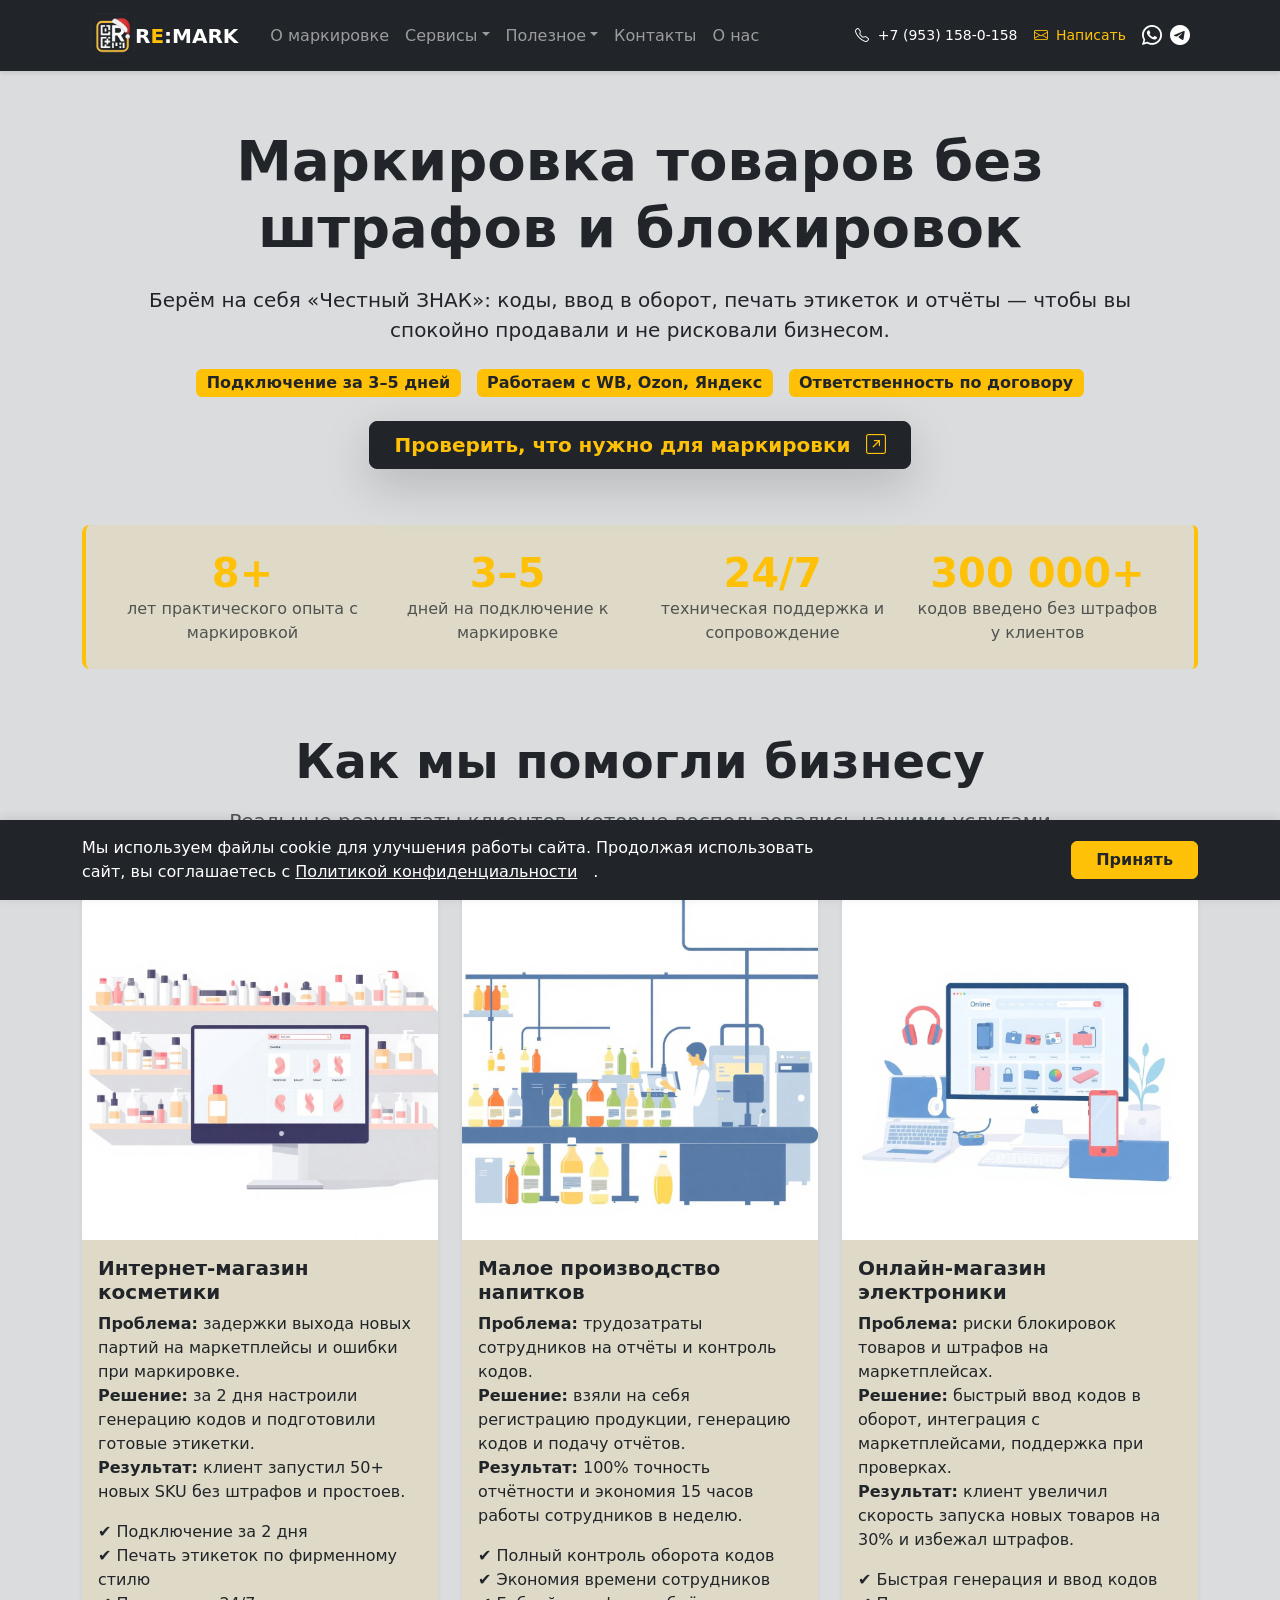
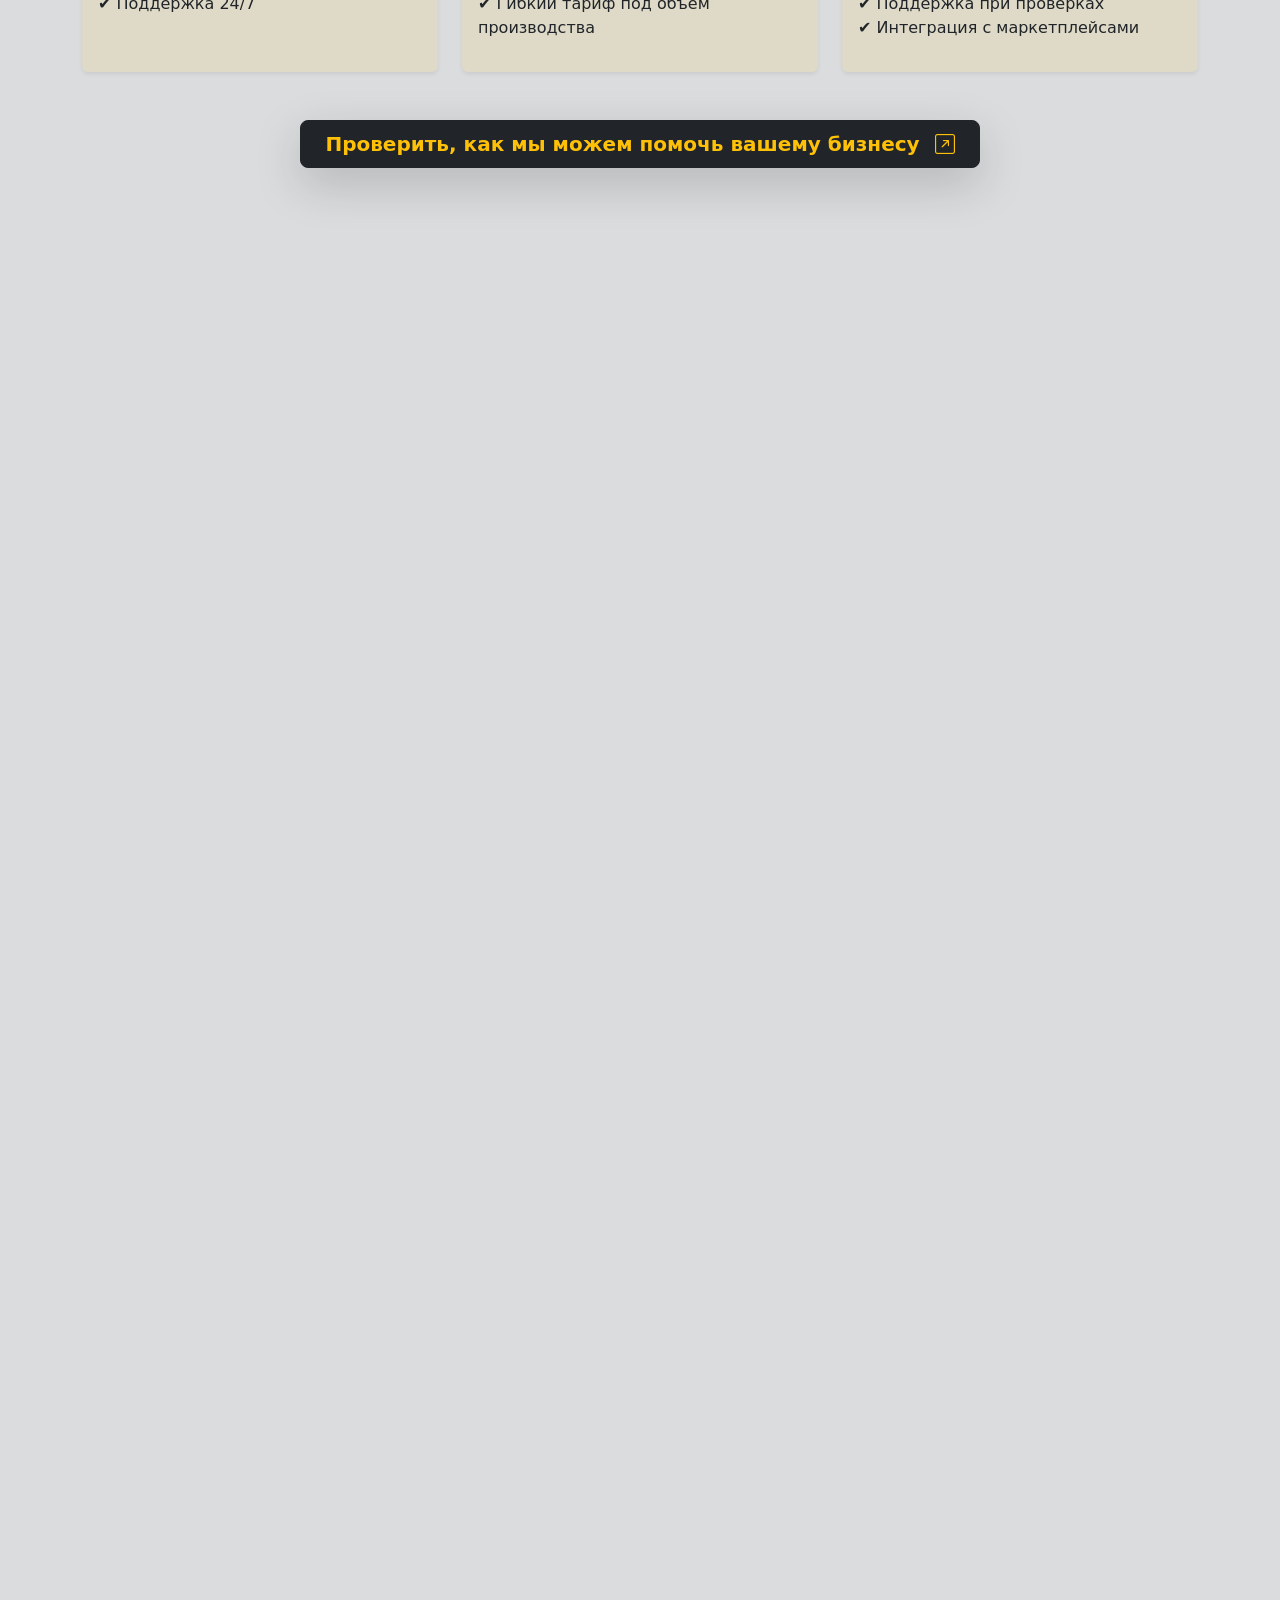
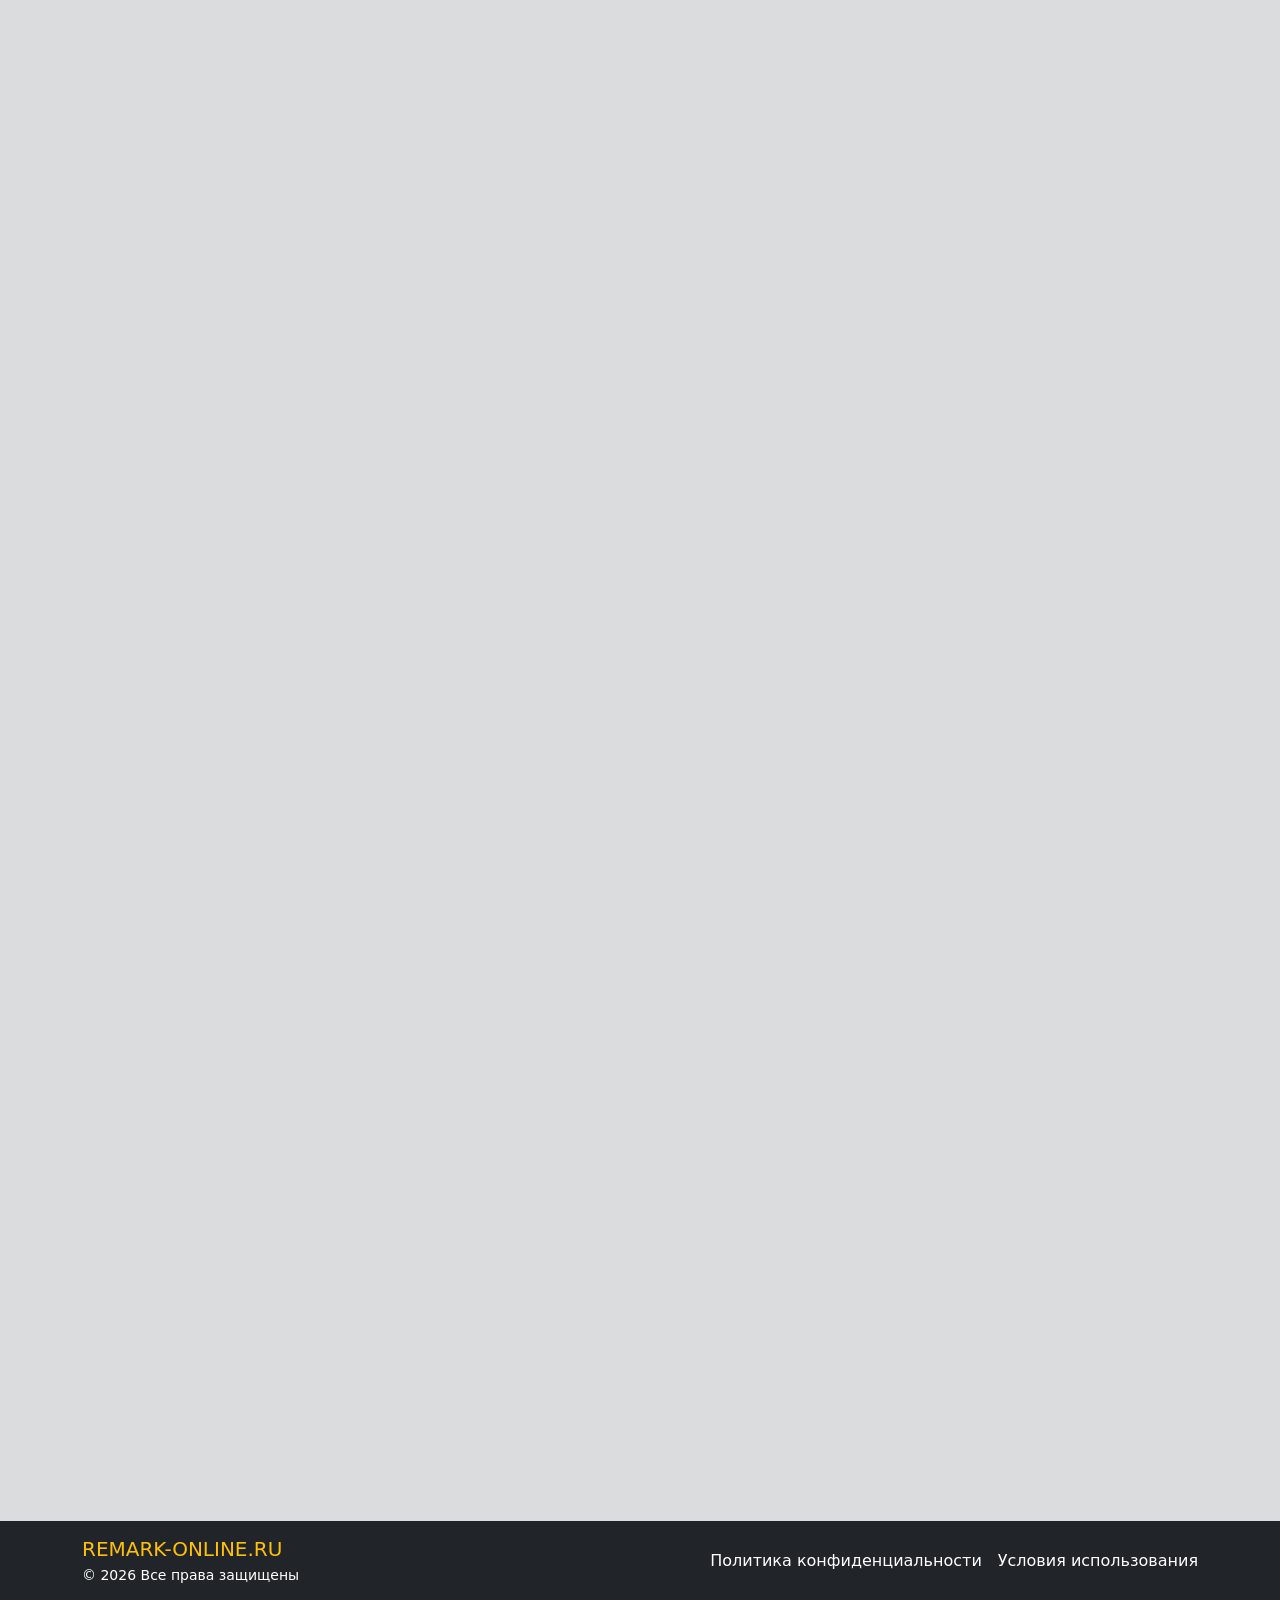
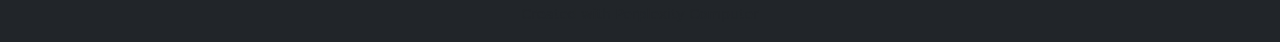
<file: index.html>
<!DOCTYPE html>
<html lang="ru">
<head>
    <!-- Created with Perplexity Computer - https://www.perplexity.ai/computer -->
<!--
 ____                 _           _ _            ____                            _
|  _ \ ___ _ __ _ __ | | _____  _(_) |_ _   _  / ___|___  _ __ ___  _ __  _   _| |_ ___ _ __
| |_) / _ \ '__| '_ \| |/ _ \ \/ / | __| | | || |   / _ \| '_ ` _ \| '_ \| | | | __/ _ \ '__|
|  __/  __/ |  | |_) | |  __/>  <| | |_| |_| || |__| (_) | | | | | | |_) | |_| | ||  __/ |
|_|   \___|_|  | .__/|_|\___/_/\_\_|\__|\__, | \____\___/|_| |_| |_| .__/ \__,_|\__\___|_|
               |_|                      |___/                       |_|
-->
<meta charset="UTF-8">
<meta name="viewport" content="width=device-width, initial-scale=1.0">
<link href="https://cdn.jsdelivr.net/npm/bootstrap@5.3.0/dist/css/bootstrap.min.css" rel="stylesheet">
<link rel="stylesheet" href="https://cdn.jsdelivr.net/npm/bootstrap-icons@1.11.1/font/bootstrap-icons.css">
<link rel="stylesheet" href="https://cdnjs.cloudflare.com/ajax/libs/font-awesome/6.4.0/css/all.min.css">
<link rel="stylesheet" href="css/style.css">
<link rel="shortcut icon" href="img/favicon.ico" type="image/x-icon">

    <title>RE:MARK - Главная</title>
    <meta name="description" content="RE:MARK - профессиональное сопровождение маркировки товаров. Генерация кодов, ввод в оборот, печать этикеток и отчёты без штрафов.">
</head>
<body class="d-flex bg-secondary bg-opacity-25 flex-column min-vh-100">
<nav class="navbar navbar-expand-lg navbar-dark bg-dark mb-4 sticky-top">
    <div class="container">
        <a class="ms-2 navbar-brand d-flex align-items-center me-4" href="index.html">
            <img src="img/logo1.png" alt="RE:MARK" class="rounded-3 logo-small" style="width: 45px; height: auto">
            R<span class="text-warning">E</span>:MARK
        </a>
        <button class="navbar-toggler" type="button" data-bs-toggle="collapse" data-bs-target="#navbarNav">
            <span class="navbar-toggler-icon"></span>
        </button>
        <div class="collapse navbar-collapse" id="navbarNav">
            <ul class="navbar-nav me-auto">
                <li class="nav-item">
                    <a class="nav-link" href="about_marking.html">О маркировке</a>
                </li>
                <li class="nav-item dropdown">
                    <a class="nav-link dropdown-toggle" href="#" role="button" data-bs-toggle="dropdown">Сервисы</a>
                    <ul class="dropdown-menu dropdown-menu-dark">
                        <li>
                            <a class="dropdown-item" href="mass_processing.html">
                                <div>
                                    <div class="d-flex align-items-center justify-content-between mb-1">
                                        <span class="text-warning fw-bold">Массовая проверка КИЗ</span>
                                        <span class="badge bg-danger rounded-pill" style="font-size: 0.6rem;">НОВОЕ</span>
                                    </div>
                                    <div><small class="text-white">Проверка партий товаров</small></div>
                                </div>
                            </a>
                        </li>
                    </ul>
                </li>
                <li class="nav-item dropdown">
                    <a class="nav-link dropdown-toggle" href="#" role="button" data-bs-toggle="dropdown">Полезное</a>
                    <ul class="dropdown-menu dropdown-menu-dark">
                        <li><a class="dropdown-item" href="utp.html"><div><div class="text-warning mb-1">Процесс работы</div><small class="text-white">Описание процессов работы с маркировкой</small></div></a></li>
                        <li><a class="dropdown-item" href="faq.html"><div><div class="text-warning mb-1">FAQ - (Вопрос-ответ)</div><small class="text-white">Часто задаваемые вопросы о маркировке</small></div></a></li>
                    </ul>
                </li>
                <li class="nav-item"><a class="nav-link" href="contact.html">Контакты</a></li>
                <li class="nav-item"><a class="nav-link" href="about.html">О нас</a></li>
            </ul>
            <div class="d-none d-lg-flex align-items-center">
                <a href="tel:+79531580158" class="text-white me-3 text-decoration-none small"><i class="bi bi-telephone me-1"></i> +7 (953) 158-0-158</a>
                <a href="mailto:remark-online@yandex.ru" class="text-warning text-decoration-none small me-3"><i class="bi bi-envelope me-1"></i> Написать</a>
                <a href="https://wa.me/79531580158" target="_blank" class="text-white text-decoration-none fs-5 me-2"><i class="bi bi-whatsapp"></i></a>
                <a href="https://t.me/remark_online" target="_blank" class="text-white text-decoration-none fs-5 me-2"><i class="bi bi-telegram"></i></a>
            </div>
            <div class="d-lg-none ms-auto me-2">
                <a href="tel:+79531580158" class="btn btn-dark btn-sm me-1"><i class="bi bi-telephone"></i></a>
                <a href="mailto:remark-online@yandex.ru" class="btn btn-warning btn-sm me-1"><i class="bi bi-envelope"></i></a>
                <a href="https://wa.me/79531580158" target="_blank" class="btn btn-dark btn-sm me-1"><i class="bi bi-whatsapp"></i></a>
                <a href="https://t.me/remark_online" target="_blank" class="btn btn-dark btn-sm"><i class="bi bi-telegram"></i></a>
            </div>
        </div>
    </div>
</nav>
<main class="container my-4">

<section class="py-2">
    <div class="container">
        <section class="hero-section text-center">
            <div class="container">
                <div class="row align-items-center">
                    <div class="col">
                        <h1 class="display-4 fw-bold mb-4">Маркировка товаров без штрафов и блокировок</h1>
                        <p class="lead mb-4">Берём на себя «Честный ЗНАК»: коды, ввод в оборот, печать этикеток и отчёты — чтобы вы спокойно продавали и не рисковали бизнесом.</p>
                        <div class="d-flex flex-wrap gap-3 mb-4 justify-content-center">
                            <span class="badge bg-warning text-dark fs-6">Подключение за 3–5 дней</span>
                            <span class="badge bg-warning text-dark fs-6">Работаем с WB, Ozon, Яндекс</span>
                            <span class="badge bg-warning text-dark fs-6">Ответственность по договору</span>
                        </div>
                        <button class="btn btn-dark text-warning mb-5 btn-lg fw-bold px-4 shadow-lg fs-5" data-bs-toggle="modal" data-bs-target="#consultModal">
                            Проверить, что нужно для маркировки <i class="bi bi-arrow-up-right-square ms-2"></i>
                        </button>
                    </div>
                </div>
            </div>
        </section>
    </div>
</section>

<!-- Блок доверия -->
<section class="mb-3 p-4 border-start border-end border-4 border-warning rounded-3 bg-warning bg-opacity-10 rounded-end">
    <div class="container">
        <div class="row g-4 text-center">
            <div class="col-md-3">
                <div class="display-6 fw-bold text-warning">8+</div>
                <div class="text-muted">лет практического опыта с маркировкой</div>
            </div>
            <div class="col-md-3">
                <div class="display-6 fw-bold text-warning">3–5</div>
                <div class="text-muted">дней на подключение к маркировке</div>
            </div>
            <div class="col-md-3">
                <div class="display-6 fw-bold text-warning">24/7</div>
                <div class="text-muted">техническая поддержка и сопровождение</div>
            </div>
            <div class="col-md-3">
                <div class="display-6 fw-bold text-warning">300 000+</div>
                <div class="text-muted">кодов введено без штрафов у клиентов</div>
            </div>
        </div>
    </div>
</section>

<!-- Кейсы -->
<section class="py-5" id="cases">
    <div class="text-center mb-5">
        <h2 class="display-5 fw-bold mb-3">Как мы помогли бизнесу</h2>
        <p class="lead text-muted">Реальные результаты клиентов, которые воспользовались нашими услугами</p>
    </div>
    <div class="row g-4">
        <div class="col-md-4">
            <div class="card h-100 border-0 shadow-sm bg-warning bg-opacity-10">
                <img src="img/beauty.png" class="card-img-top" alt="Интернет-магазин косметики">
                <div class="card-body">
                    <h3 class="h5 fw-bold">Интернет-магазин косметики</h3>
                    <p><strong>Проблема:</strong> задержки выхода новых партий на маркетплейсы и ошибки при маркировке.<br>
                    <strong>Решение:</strong> за 2 дня настроили генерацию кодов и подготовили готовые этикетки.<br>
                    <strong>Результат:</strong> клиент запустил 50+ новых SKU без штрафов и простоев.</p>
                    <ul class="list-unstyled mt-3"><li>&#10004; Подключение за 2 дня</li><li>&#10004; Печать этикеток по фирменному стилю</li><li>&#10004; Поддержка 24/7</li></ul>
                </div>
            </div>
        </div>
        <div class="col-md-4">
            <div class="card h-100 border-0 shadow-sm bg-warning bg-opacity-10">
                <img src="img/water.png" class="card-img-top" alt="Малое производство напитков">
                <div class="card-body">
                    <h3 class="h5 fw-bold">Малое производство напитков</h3>
                    <p><strong>Проблема:</strong> трудозатраты сотрудников на отчёты и контроль кодов.<br>
                    <strong>Решение:</strong> взяли на себя регистрацию продукции, генерацию кодов и подачу отчётов.<br>
                    <strong>Результат:</strong> 100% точность отчётности и экономия 15 часов работы сотрудников в неделю.</p>
                    <ul class="list-unstyled mt-3"><li>&#10004; Полный контроль оборота кодов</li><li>&#10004; Экономия времени сотрудников</li><li>&#10004; Гибкий тариф под объём производства</li></ul>
                </div>
            </div>
        </div>
        <div class="col-md-4">
            <div class="card h-100 border-0 shadow-sm bg-warning bg-opacity-10">
                <img src="img/tech.png" class="card-img-top" alt="Онлайн-магазин электроники">
                <div class="card-body">
                    <h3 class="h5 fw-bold">Онлайн-магазин электроники</h3>
                    <p><strong>Проблема:</strong> риски блокировок товаров и штрафов на маркетплейсах.<br>
                    <strong>Решение:</strong> быстрый ввод кодов в оборот, интеграция с маркетплейсами, поддержка при проверках.<br>
                    <strong>Результат:</strong> клиент увеличил скорость запуска новых товаров на 30% и избежал штрафов.</p>
                    <ul class="list-unstyled mt-3"><li>&#10004; Быстрая генерация и ввод кодов</li><li>&#10004; Поддержка при проверках</li><li>&#10004; Интеграция с маркетплейсами</li></ul>
                </div>
            </div>
        </div>
    </div>
    <div class="text-center mt-5">
        <button class="btn btn-dark text-warning btn-lg fw-bold px-4 shadow-lg fs-5" data-bs-toggle="modal" data-bs-target="#consultModal">
            Проверить, как мы можем помочь вашему бизнесу <i class="bi bi-arrow-up-right-square ms-2"></i>
        </button>
    </div>
</section>

<!-- Тарифы -->
<section class="py-5" id="tariffs">
    <div class="container">
        <div class="text-center mb-5">
            <h2 class="display-5 fw-bold mb-3">Выберите тариф, который решит ваши задачи</h2>
            <p class="lead text-muted">Гибкие условия для любого бизнеса — от малого до крупного</p>
        </div>
        <div class="row g-4">
            <!-- Пакет кодов -->
            <div class="col-lg-4">
                <div class="card h-100 border-0 shadow-sm bg-warning bg-opacity-10">
                    <div class="card-header bg-dark text-white">
                        <h3 class="h4 mb-0">Пакет кодов</h3>
                        <span class="small">Быстро сгенерируйте коды и начните маркировку</span>
                    </div>
                    <div class="card-body d-flex flex-column">
                        <div class="text-center mb-4">
                            <span class="display-6 fw-bold">от 5 &#8381;</span>
                            <span class="text-muted">/код</span>
                            <div class="mt-2"><small class="text-muted">Цена снижается при увеличении объема</small></div>
                        </div>
                        <ul class="list-unstyled mb-4 flex-grow-1">
                            <li class="mb-2"><i class="bi bi-check-circle-fill text-success me-2"></i><strong>Генерация кодов DataMatrix и QR за минуты</strong></li>
                            <li class="mb-2"><i class="bi bi-check-circle-fill text-success me-2"></i><strong>Коды для &quot;Честного ЗНАКа&quot;</strong></li>
                            <li class="mb-2"><i class="bi bi-check-circle-fill text-success me-2"></i><strong>Собственные коды для акций</strong></li>
                            <li class="mb-2"><i class="bi bi-check-circle-fill text-success me-2"></i>Бесплатное безопасное хранение кодов</li>
                            <li class="mb-2"><i class="bi bi-check-circle-fill text-success me-2"></i>Выгрузка в PDF, SVG, Excel для печати</li>
                            <li class="mb-2"><i class="bi bi-check-circle-fill text-success me-2"></i>Поддержка стандартов печати (ZPL, EPL)</li>
                            <li class="mb-2"><i class="bi bi-check-circle-fill text-success me-2"></i>Без абонплаты и скрытых платежей</li>
                        </ul>
                        <div class="mt-auto text-center">
                            <button class="btn btn-dark px-4 fw-bold" data-bs-toggle="modal" data-bs-target="#orderModal" data-tariff="Пакет кодов">Начать с пакета кодов</button>
                        </div>
                    </div>
                </div>
            </div>
            <!-- Сервис -->
            <div class="col-lg-4">
                <div class="card h-100 border-0 shadow-lg bg-warning bg-opacity-25 position-relative">
                    <div class="card-header bg-warning text-dark">
                        <h3 class="h4 mb-0">Сервис</h3>
                        <span class="badge bg-dark mt-2">Для малого и среднего бизнеса</span>
                    </div>
                    <div class="card-body d-flex flex-column">
                        <div class="text-center mb-4">
                            <span class="display-4 fw-bold">12 000 &#8381;</span>
                            <span class="text-muted">/месяц</span>
                            <div class="mt-2">или <strong>120 000 &#8381;/год</strong></div>
                            <div class="text-success fw-bold">(экономия <span class="badge bg-success">24 000 &#8381;</span> за год)</div>
                        </div>
                        <ul class="list-unstyled mb-4 flex-grow-1">
                            <li class="mb-2"><i class="bi bi-check-circle-fill text-success me-2"></i><strong>Полная регистрация в «Честном ЗНАКе»</strong></li>
                            <li class="mb-2"><i class="bi bi-check-circle-fill text-success me-2"></i>Оформление кодов GS1 (под ключ)</li>
                            <li class="mb-2"><i class="bi bi-check-circle-fill text-success me-2"></i>Создание и ведение карточек товаров</li>
                            <li class="mb-2"><i class="bi bi-check-circle-fill text-success me-2"></i>Ежедневный ввод кодов в оборот</li>
                            <li class="mb-2"><i class="bi bi-check-circle-fill text-success me-2"></i>Автоматические отчёты о нанесении маркировки</li>
                            <li class="mb-2"><i class="bi bi-check-circle-fill text-success me-2"></i>Отчётность для Wildberries, Ozon, Яндекс.Маркета</li>
                            <li class="mb-2"><i class="bi bi-check-circle-fill text-success me-2"></i>Консультации по маркировке 24/7 в чате</li>
                            <li class="mb-2"><i class="bi bi-check-circle-fill text-success me-2"></i>Настройка базовых шаблонов этикеток</li>
                        </ul>
                        <div class="mt-auto text-center">
                            <button class="btn btn-warning px-4 fw-bold" data-bs-toggle="modal" data-bs-target="#orderModal" data-tariff="Сервис">Подключить сервис</button>
                        </div>
                    </div>
                </div>
            </div>
            <!-- Под ключ -->
            <div class="col-lg-4">
                <div class="card h-100 border-0 shadow-sm bg-warning bg-opacity-10">
                    <div class="card-header bg-dark text-white">
                        <h3 class="h4 mb-0">Под ключ</h3>
                        <span class="small">Полный цикл маркировки с персональным менеджером</span>
                    </div>
                    <div class="card-body d-flex flex-column">
                        <div class="text-center mb-4">
                            <span class="display-4 fw-bold">35 000 &#8381;</span>
                            <span class="text-muted">/месяц</span>
                        </div>
                        <ul class="list-unstyled mb-4 flex-grow-1">
                            <li class="mb-2"><i class="bi bi-check-circle-fill text-success me-2"></i>Всё из тарифа <strong>«Сервис»</strong></li>
                            <li class="mb-2"><i class="bi bi-check-circle-fill text-success me-2"></i><strong>Персональный менеджер</strong></li>
                            <li class="mb-2"><i class="bi bi-check-circle-fill text-success me-2"></i>Аудит и настройка печати этикеток</li>
                            <li class="mb-2"><i class="bi bi-check-circle-fill text-success me-2"></i>Разработка макетов упаковок с кодами</li>
                            <li class="mb-2"><i class="bi bi-check-circle-fill text-success me-2"></i>Автоматическая подача всех отчётов</li>
                            <li class="mb-2"><i class="bi bi-check-circle-fill text-success me-2"></i>Очное или онлайн-обучение персонала</li>
                            <li class="mb-2"><i class="bi bi-check-circle-fill text-success me-2"></i>Контроль сроков и регулярные отчёты</li>
                            <li class="mb-2"><i class="bi bi-check-circle-fill text-success me-2"></i>Приоритетная поддержка</li>
                        </ul>
                        <div class="mt-auto text-center">
                            <button class="btn btn-dark px-4 fw-bold" data-bs-toggle="modal" data-bs-target="#orderModal" data-tariff="Под ключ">Начать тариф «Под ключ»</button>
                        </div>
                    </div>
                </div>
            </div>
        </div>
        <div class="text-center mt-4">
            <div class="alert alert-warning d-inline-block mb-0">
                <i class="bi bi-star-fill me-2"></i>При оплате годового тарифа — <strong>бесплатная</strong> регистрация в GS1!
            </div>
        </div>
    </div>
</section>

<!-- Как мы работаем -->
<section class="py-5" id="process">
    <div class="container">
        <div class="text-center mb-5">
            <h2 class="display-5 fw-bold mb-3">Как мы работаем</h2>
            <p class="lead text-muted">Всего 5 шагов — и вы полностью соответствуете требованиям «Честного ЗНАКа»:</p>
        </div>
        <div class="row g-4">
            <div class="col-md-4"><div class="card h-100 border-0 shadow-sm bg-warning bg-opacity-10"><div class="card-body text-center p-4"><div class="bg-warning bg-opacity-25 rounded-circle d-inline-flex align-items-center justify-content-center mb-3" style="width:80px;height:80px"><i class="bi bi-telephone display-6"></i></div><h3 class="h5 fw-bold">1. Заявка</h3><p><strong>Вы оставляете заявку</strong> — <strong>специалист связывается с вами в течение 15 минут</strong>.</p></div></div></div>
            <div class="col-md-4"><div class="card h-100 border-0 shadow-sm bg-warning bg-opacity-10"><div class="card-body text-center p-4"><div class="bg-warning bg-opacity-25 rounded-circle d-inline-flex align-items-center justify-content-center mb-3" style="width:80px;height:80px"><i class="bi bi-search display-6"></i></div><h3 class="h5 fw-bold">2. Аудит</h3><p><strong>Мы проверяем ваши потребности</strong> — <strong>определяем, что нужно: генерация кодов, ввод, отчёты или всё вместе</strong>.</p></div></div></div>
            <div class="col-md-4"><div class="card h-100 border-0 shadow-sm bg-warning bg-opacity-10"><div class="card-body text-center p-4"><div class="bg-warning bg-opacity-25 rounded-circle d-inline-flex align-items-center justify-content-center mb-3" style="width:80px;height:80px"><i class="bi bi-file-earmark-text display-6"></i></div><h3 class="h5 fw-bold">3. Договор</h3><p><strong>Заключаем прозрачный договор</strong> — <strong>фиксированная стоимость без скрытых платежей</strong>.</p></div></div></div>
            <div class="col-md-6 col-lg-6"><div class="card h-100 border-0 shadow-sm bg-warning bg-opacity-10"><div class="card-body text-center p-4"><div class="bg-warning bg-opacity-25 rounded-circle d-inline-flex align-items-center justify-content-center mb-3" style="width:80px;height:80px"><i class="bi bi-gear display-6"></i></div><h3 class="h5 fw-bold">4. Настройка</h3><p><strong>Создаём коды, подключаем печать и запускаем ввод в оборот</strong> — <strong>готовый процесс маркировки без лишних хлопот</strong>.</p></div></div></div>
            <div class="col-md-6 col-lg-6"><div class="card h-100 border-0 shadow-sm bg-warning bg-opacity-10"><div class="card-body text-center p-4"><div class="bg-warning bg-opacity-25 rounded-circle d-inline-flex align-items-center justify-content-center mb-3" style="width:80px;height:80px"><i class="bi bi-headset display-6"></i></div><h3 class="h5 fw-bold">5. Сопровождение</h3><p><strong>Контролируем процесс и формируем отчёты</strong> — <strong>поддержка 24/7 для вашего бизнеса</strong>.</p></div></div></div>
        </div>
    </div>
</section>

<!-- Почему доверяют -->
<section class="py-5" id="about">
    <div class="container">
        <div class="text-center mb-5">
            <h2 class="display-5 fw-bold mb-3">Почему нам доверяют</h2>
            <p class="lead text-muted">Мы делаем маркировку простой и безопасной для вашего бизнеса</p>
        </div>
        <div class="accordion" id="advantagesAccordion">
            <div class="accordion-item border-0 shadow-sm mb-3 rounded bg-warning bg-opacity-10">
                <h3 class="accordion-header"><button class="accordion-button fw-bold" type="button" data-bs-toggle="collapse" data-bs-target="#advantage1"><i class="bi bi-shield-check me-2 text-warning"></i>Прямой доступ к «Честному ЗНАКу»</button></h3>
                <div id="advantage1" class="accordion-collapse collapse show" data-bs-parent="#advantagesAccordion"><div class="accordion-body"><strong>Работаем напрямую с ЦРПТ</strong> — гарантируем быструю обработку кодов и стабильную работу системы.</div></div>
            </div>
            <div class="accordion-item border-0 shadow-sm mb-3 rounded bg-warning bg-opacity-10">
                <h3 class="accordion-header"><button class="accordion-button collapsed fw-bold" type="button" data-bs-toggle="collapse" data-bs-target="#advantage2"><i class="bi bi-currency-exchange me-2 text-warning"></i>Фиксированные цены без сюрпризов</button></h3>
                <div id="advantage2" class="accordion-collapse collapse" data-bs-parent="#advantagesAccordion"><div class="accordion-body"><strong>Стоимость фиксирована в договоре</strong> — никакого роста тарифов или скрытых доплат.</div></div>
            </div>
            <div class="accordion-item border-0 shadow-sm rounded bg-warning bg-opacity-10">
                <h3 class="accordion-header"><button class="accordion-button collapsed fw-bold" type="button" data-bs-toggle="collapse" data-bs-target="#advantage3"><i class="bi bi-patch-check me-2 text-warning"></i>Ответственность за результат</button></h3>
                <div id="advantage3" class="accordion-collapse collapse" data-bs-parent="#advantagesAccordion"><div class="accordion-body"><strong>Берём на себя ответственность</strong> за корректность всех операций — ни один клиент не получил штрафа по нашей вине.</div></div>
            </div>
        </div>
    </div>
</section>

<!-- CTA -->
<section class="py-5 bg-dark text-white">
    <div class="container text-center py-4">
        <h2 class="display-5 fw-bold mb-3">Узнайте, сколько вы сэкономите на маркировке</h2>
        <p class="lead mb-4 opacity-75">Получите <strong>расчёт стоимости маркировки</strong> и <strong>консультацию специалиста</strong> всего за 5 минут</p>
        <button class="btn btn-warning btn-lg px-4 fw-bold" data-bs-toggle="modal" data-bs-target="#consultModal"><i class="bi bi-calculator me-2"></i>Рассчитать стоимость</button>
        <div class="mt-3 small opacity-75">Или позвоните нам: <a href="tel:+79531580158" class="text-warning">+7 (953) 158-0-158</a></div>
    </div>
</section>

</main>
<footer class="footer mt-auto py-3 bg-dark">
    <div class="container">
        <div class="row align-items-center">
            <div class="col-md-6">
                <h5 class="text-warning mb-1">REMARK-ONLINE.RU</h5>
                <p class="text-white small mb-0">&copy; 2026 Все права защищены</p>
            </div>
            <div class="col-md-6 text-md-end mt-2 mt-md-0">
                <div class="d-flex flex-md-row flex-column gap-2 gap-md-3 justify-content-md-end">
                    <a href="privacy.html" class="text-white text-decoration-none">Политика конфиденциальности</a>
                    <a href="terms.html" class="text-white text-decoration-none">Условия использования</a>
                </div>
            </div>
        </div>
        <div class="text-center mt-3">
            <a href="https://www.perplexity.ai/computer" target="_blank" rel="noopener noreferrer" class="text-muted small text-decoration-none">
                Created with Perplexity Computer
            </a>
        </div>
    </div>
</footer>
<div class="cookie-consent fixed-bottom bg-dark text-white py-3 d-none">
    <div class="container">
        <div class="row align-items-center">
            <div class="col-md-8">
                <p class="mb-md-0">Мы используем файлы cookie для улучшения работы сайта. Продолжая использовать сайт, вы соглашаетесь с <a href="privacy.html" class="text-white me-3">Политикой конфиденциальности</a>.</p>
            </div>
            <div class="col-md-4 text-md-end mt-3 mt-md-0">
                <button class="btn btn-warning fw-bold px-4" id="acceptCookies">Принять</button>
            </div>
        </div>
    </div>
</div>
<div class="modal fade" id="consultModal" tabindex="-1" aria-labelledby="consultModalLabel" aria-hidden="true">
    <div class="modal-dialog modal-dialog-centered">
        <div class="modal-content border-0 shadow">
            <div class="modal-header bg-dark text-white">
                <h5 class="modal-title" id="consultModalLabel">Бесплатная консультация</h5>
                <button type="button" class="btn-close btn-close-white" data-bs-dismiss="modal" aria-label="Закрыть"></button>
            </div>
            <div class="modal-body">
                <p class="text-muted mb-4">Оставьте свои данные — наш специалист свяжется с вами в течение 15 минут</p>
                <form id="consultForm">
                    <div class="mb-3">
                        <label class="form-label">Ваше имя</label>
                        <input type="text" class="form-control" name="name" required>
                    </div>
                    <div class="mb-3">
                        <label class="form-label">Телефон</label>
                        <input type="tel" class="form-control" name="phone" required placeholder="+7 (___) ___-__-__">
                    </div>
                    <div class="mb-3">
                        <label class="form-label">Email</label>
                        <input type="email" class="form-control" name="email">
                    </div>
                    <div class="mb-3">
                        <label class="form-label">Комментарий</label>
                        <textarea class="form-control" rows="3" name="comment"></textarea>
                    </div>
                    <div class="form-check mb-3">
                        <input type="checkbox" class="form-check-input" id="consultAgree" required>
                        <label class="form-check-label small" for="consultAgree">Я согласен на обработку <a href="privacy.html">персональных данных</a></label>
                    </div>
                    <button type="submit" class="btn btn-warning w-100 fw-bold">Отправить заявку</button>
                </form>
                <div id="consultSuccess" class="text-center d-none py-4">
                    <i class="bi bi-check-circle-fill text-success display-3"></i>
                    <h5 class="mt-3">Заявка отправлена!</h5>
                    <p class="text-muted">Мы свяжемся с вами в ближайшее время</p>
                </div>
            </div>
        </div>
    </div>
</div><div class="modal fade" id="orderModal" tabindex="-1" aria-labelledby="orderModalLabel" aria-hidden="true">
    <div class="modal-dialog modal-dialog-centered">
        <div class="modal-content border-0 shadow">
            <div class="modal-header bg-warning text-dark">
                <h5 class="modal-title" id="orderModalLabel">Заказать услугу</h5>
                <button type="button" class="btn-close" data-bs-dismiss="modal" aria-label="Закрыть"></button>
            </div>
            <div class="modal-body">
                <p class="text-muted mb-4">Заполните форму — мы подготовим для вас индивидуальное предложение</p>
                <form id="orderForm">
                    <div class="mb-3">
                        <label class="form-label">Выбранный тариф</label>
                        <input type="text" class="form-control" name="tariff" id="orderTariffInput" readonly>
                    </div>
                    <div class="mb-3">
                        <label class="form-label">Ваше имя</label>
                        <input type="text" class="form-control" name="name" required>
                    </div>
                    <div class="mb-3">
                        <label class="form-label">Телефон</label>
                        <input type="tel" class="form-control" name="phone" required placeholder="+7 (___) ___-__-__">
                    </div>
                    <div class="mb-3">
                        <label class="form-label">Email</label>
                        <input type="email" class="form-control" name="email">
                    </div>
                    <div class="form-check mb-3">
                        <input type="checkbox" class="form-check-input" id="orderAgree" required>
                        <label class="form-check-label small" for="orderAgree">Я согласен на обработку <a href="privacy.html">персональных данных</a></label>
                    </div>
                    <button type="submit" class="btn btn-warning w-100 fw-bold">Оформить заявку</button>
                </form>
                <div id="orderSuccess" class="text-center d-none py-4">
                    <i class="bi bi-check-circle-fill text-success display-3"></i>
                    <h5 class="mt-3">Заявка отправлена!</h5>
                    <p class="text-muted">Мы свяжемся с вами в ближайшее время</p>
                </div>
            </div>
        </div>
    </div>
</div>
<script src="https://cdn.jsdelivr.net/npm/bootstrap@5.3.0/dist/js/bootstrap.bundle.min.js"></script>
<script src="js/main.js"></script>
</body>
</html>
</file>
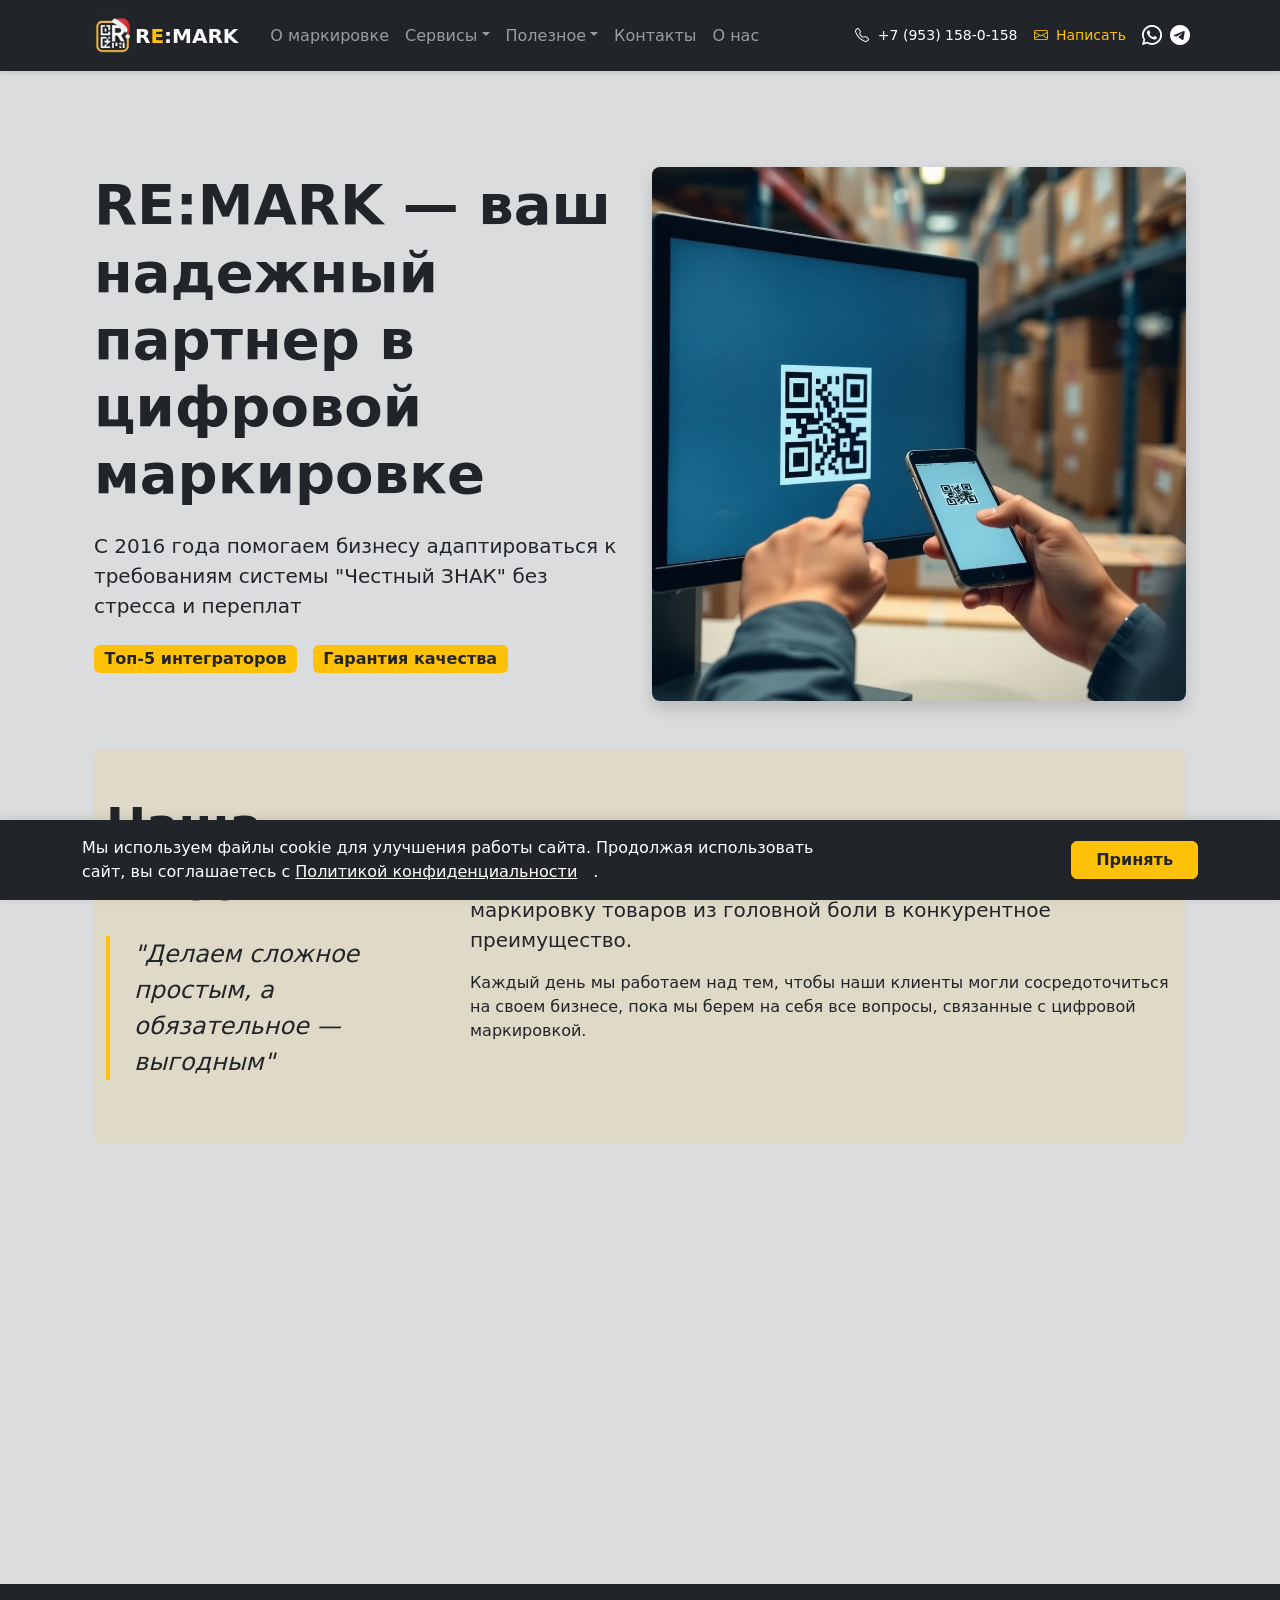
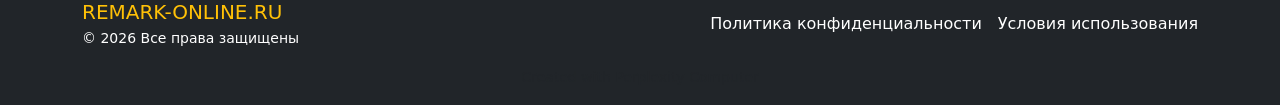
<file: about.html>
<!DOCTYPE html>
<html lang="ru">
<head>
    <!-- Created with Perplexity Computer - https://www.perplexity.ai/computer -->
<!--
 ____                 _           _ _            ____                            _
|  _ \ ___ _ __ _ __ | | _____  _(_) |_ _   _  / ___|___  _ __ ___  _ __  _   _| |_ ___ _ __
| |_) / _ \ '__| '_ \| |/ _ \ \/ / | __| | | || |   / _ \| '_ ` _ \| '_ \| | | | __/ _ \ '__|
|  __/  __/ |  | |_) | |  __/>  <| | |_| |_| || |__| (_) | | | | | | |_) | |_| | ||  __/ |
|_|   \___|_|  | .__/|_|\___/_/\_\_|\__|\__, | \____\___/|_| |_| |_| .__/ \__,_|\__\___|_|
               |_|                      |___/                       |_|
-->
<meta charset="UTF-8">
<meta name="viewport" content="width=device-width, initial-scale=1.0">
<link href="https://cdn.jsdelivr.net/npm/bootstrap@5.3.0/dist/css/bootstrap.min.css" rel="stylesheet">
<link rel="stylesheet" href="https://cdn.jsdelivr.net/npm/bootstrap-icons@1.11.1/font/bootstrap-icons.css">
<link rel="stylesheet" href="https://cdnjs.cloudflare.com/ajax/libs/font-awesome/6.4.0/css/all.min.css">
<link rel="stylesheet" href="css/style.css">
<link rel="shortcut icon" href="img/favicon.ico" type="image/x-icon">

    <title>RE:MARK - О компании</title>
    <meta name="description" content="Компания RE:MARK - профессиональные услуги по цифровой маркировке товаров с 2016 года.">
</head>
<body class="d-flex bg-secondary bg-opacity-25 flex-column min-vh-100">
<nav class="navbar navbar-expand-lg navbar-dark bg-dark mb-4 sticky-top">
    <div class="container">
        <a class="ms-2 navbar-brand d-flex align-items-center me-4" href="index.html">
            <img src="img/logo1.png" alt="RE:MARK" class="rounded-3 logo-small" style="width: 45px; height: auto">
            R<span class="text-warning">E</span>:MARK
        </a>
        <button class="navbar-toggler" type="button" data-bs-toggle="collapse" data-bs-target="#navbarNav">
            <span class="navbar-toggler-icon"></span>
        </button>
        <div class="collapse navbar-collapse" id="navbarNav">
            <ul class="navbar-nav me-auto">
                <li class="nav-item">
                    <a class="nav-link" href="about_marking.html">О маркировке</a>
                </li>
                <li class="nav-item dropdown">
                    <a class="nav-link dropdown-toggle" href="#" role="button" data-bs-toggle="dropdown">Сервисы</a>
                    <ul class="dropdown-menu dropdown-menu-dark">
                        <li>
                            <a class="dropdown-item" href="mass_processing.html">
                                <div>
                                    <div class="d-flex align-items-center justify-content-between mb-1">
                                        <span class="text-warning fw-bold">Массовая проверка КИЗ</span>
                                        <span class="badge bg-danger rounded-pill" style="font-size: 0.6rem;">НОВОЕ</span>
                                    </div>
                                    <div><small class="text-white">Проверка партий товаров</small></div>
                                </div>
                            </a>
                        </li>
                    </ul>
                </li>
                <li class="nav-item dropdown">
                    <a class="nav-link dropdown-toggle" href="#" role="button" data-bs-toggle="dropdown">Полезное</a>
                    <ul class="dropdown-menu dropdown-menu-dark">
                        <li><a class="dropdown-item" href="utp.html"><div><div class="text-warning mb-1">Процесс работы</div><small class="text-white">Описание процессов работы с маркировкой</small></div></a></li>
                        <li><a class="dropdown-item" href="faq.html"><div><div class="text-warning mb-1">FAQ - (Вопрос-ответ)</div><small class="text-white">Часто задаваемые вопросы о маркировке</small></div></a></li>
                    </ul>
                </li>
                <li class="nav-item"><a class="nav-link" href="contact.html">Контакты</a></li>
                <li class="nav-item"><a class="nav-link" href="about.html">О нас</a></li>
            </ul>
            <div class="d-none d-lg-flex align-items-center">
                <a href="tel:+79531580158" class="text-white me-3 text-decoration-none small"><i class="bi bi-telephone me-1"></i> +7 (953) 158-0-158</a>
                <a href="mailto:remark-online@yandex.ru" class="text-warning text-decoration-none small me-3"><i class="bi bi-envelope me-1"></i> Написать</a>
                <a href="https://wa.me/79531580158" target="_blank" class="text-white text-decoration-none fs-5 me-2"><i class="bi bi-whatsapp"></i></a>
                <a href="https://t.me/remark_online" target="_blank" class="text-white text-decoration-none fs-5 me-2"><i class="bi bi-telegram"></i></a>
            </div>
            <div class="d-lg-none ms-auto me-2">
                <a href="tel:+79531580158" class="btn btn-dark btn-sm me-1"><i class="bi bi-telephone"></i></a>
                <a href="mailto:remark-online@yandex.ru" class="btn btn-warning btn-sm me-1"><i class="bi bi-envelope"></i></a>
                <a href="https://wa.me/79531580158" target="_blank" class="btn btn-dark btn-sm me-1"><i class="bi bi-whatsapp"></i></a>
                <a href="https://t.me/remark_online" target="_blank" class="btn btn-dark btn-sm"><i class="bi bi-telegram"></i></a>
            </div>
        </div>
    </div>
</nav>
<main class="container my-4">

<main>
    <section class="py-5">
        <div class="container">
            <section class="hero-section mb-5">
                <div class="row align-items-center">
                    <div class="col-lg-6">
                        <h1 class="display-4 fw-bold mb-4">RE:MARK — ваш надежный партнер в цифровой маркировке</h1>
                        <p class="lead mb-4">С 2016 года помогаем бизнесу адаптироваться к требованиям системы "Честный ЗНАК" без стресса и переплат</p>
                        <div class="d-flex flex-wrap gap-3 mb-4">
                            <span class="badge bg-warning text-dark fs-6">Топ-5 интеграторов</span>
                            <span class="badge bg-warning text-dark fs-6">Гарантия качества</span>
                        </div>
                    </div>
                    <div class="col-lg-6">
                        <div class="ratio ratio-1x1 rounded-3 shadow overflow-hidden">
                            <img src="img/downloadedImage (5).png" alt="Наша команда" class="object-fit-cover">
                        </div>
                    </div>
                </div>
            </section>
            <section class="py-5 bg-warning bg-opacity-10 rounded-3 mb-5">
                <div class="container">
                    <div class="row align-items-center">
                        <div class="col-lg-4 mb-4 mb-lg-0">
                            <h2 class="display-5 fw-bold mb-4">Наша миссия</h2>
                            <div class="border-start border-warning border-4 ps-4">
                                <p class="fs-4 fst-italic">"Делаем сложное простым, а обязательное — выгодным"</p>
                            </div>
                        </div>
                        <div class="col-lg-8">
                            <p class="lead">Мы верим, что соблюдение законодательства не должно мешать бизнесу развиваться. Наша цель — превратить обязательную маркировку товаров из головной боли в конкурентное преимущество.</p>
                            <p>Каждый день мы работаем над тем, чтобы наши клиенты могли сосредоточиться на своем бизнесе, пока мы берем на себя все вопросы, связанные с цифровой маркировкой.</p>
                        </div>
                    </div>
                </div>
            </section>
            <section class="py-5 bg-warning text-dark rounded-3">
                <div class="container text-center py-4">
                    <h2 class="display-5 fw-bold mb-3">Готовы начать сотрудничество?</h2>
                    <p class="lead mb-4">Оставьте заявку и получите бесплатную консультацию</p>
                    <button class="btn btn-dark btn-lg px-4 fw-bold" data-bs-toggle="modal" data-bs-target="#consultModal">Оставить заявку</button>
                </div>
            </section>
        </div>
    </section>
</main>

</main>
<footer class="footer mt-auto py-3 bg-dark">
    <div class="container">
        <div class="row align-items-center">
            <div class="col-md-6">
                <h5 class="text-warning mb-1">REMARK-ONLINE.RU</h5>
                <p class="text-white small mb-0">&copy; 2026 Все права защищены</p>
            </div>
            <div class="col-md-6 text-md-end mt-2 mt-md-0">
                <div class="d-flex flex-md-row flex-column gap-2 gap-md-3 justify-content-md-end">
                    <a href="privacy.html" class="text-white text-decoration-none">Политика конфиденциальности</a>
                    <a href="terms.html" class="text-white text-decoration-none">Условия использования</a>
                </div>
            </div>
        </div>
        <div class="text-center mt-3">
            <a href="https://www.perplexity.ai/computer" target="_blank" rel="noopener noreferrer" class="text-muted small text-decoration-none">
                Created with Perplexity Computer
            </a>
        </div>
    </div>
</footer>
<div class="cookie-consent fixed-bottom bg-dark text-white py-3 d-none">
    <div class="container">
        <div class="row align-items-center">
            <div class="col-md-8">
                <p class="mb-md-0">Мы используем файлы cookie для улучшения работы сайта. Продолжая использовать сайт, вы соглашаетесь с <a href="privacy.html" class="text-white me-3">Политикой конфиденциальности</a>.</p>
            </div>
            <div class="col-md-4 text-md-end mt-3 mt-md-0">
                <button class="btn btn-warning fw-bold px-4" id="acceptCookies">Принять</button>
            </div>
        </div>
    </div>
</div>
<div class="modal fade" id="consultModal" tabindex="-1" aria-labelledby="consultModalLabel" aria-hidden="true">
    <div class="modal-dialog modal-dialog-centered">
        <div class="modal-content border-0 shadow">
            <div class="modal-header bg-dark text-white">
                <h5 class="modal-title" id="consultModalLabel">Бесплатная консультация</h5>
                <button type="button" class="btn-close btn-close-white" data-bs-dismiss="modal" aria-label="Закрыть"></button>
            </div>
            <div class="modal-body">
                <p class="text-muted mb-4">Оставьте свои данные — наш специалист свяжется с вами в течение 15 минут</p>
                <form id="consultForm">
                    <div class="mb-3">
                        <label class="form-label">Ваше имя</label>
                        <input type="text" class="form-control" name="name" required>
                    </div>
                    <div class="mb-3">
                        <label class="form-label">Телефон</label>
                        <input type="tel" class="form-control" name="phone" required placeholder="+7 (___) ___-__-__">
                    </div>
                    <div class="mb-3">
                        <label class="form-label">Email</label>
                        <input type="email" class="form-control" name="email">
                    </div>
                    <div class="mb-3">
                        <label class="form-label">Комментарий</label>
                        <textarea class="form-control" rows="3" name="comment"></textarea>
                    </div>
                    <div class="form-check mb-3">
                        <input type="checkbox" class="form-check-input" id="consultAgree" required>
                        <label class="form-check-label small" for="consultAgree">Я согласен на обработку <a href="privacy.html">персональных данных</a></label>
                    </div>
                    <button type="submit" class="btn btn-warning w-100 fw-bold">Отправить заявку</button>
                </form>
                <div id="consultSuccess" class="text-center d-none py-4">
                    <i class="bi bi-check-circle-fill text-success display-3"></i>
                    <h5 class="mt-3">Заявка отправлена!</h5>
                    <p class="text-muted">Мы свяжемся с вами в ближайшее время</p>
                </div>
            </div>
        </div>
    </div>
</div>
<script src="https://cdn.jsdelivr.net/npm/bootstrap@5.3.0/dist/js/bootstrap.bundle.min.js"></script>
<script src="js/main.js"></script>
</body>
</html>
</file>
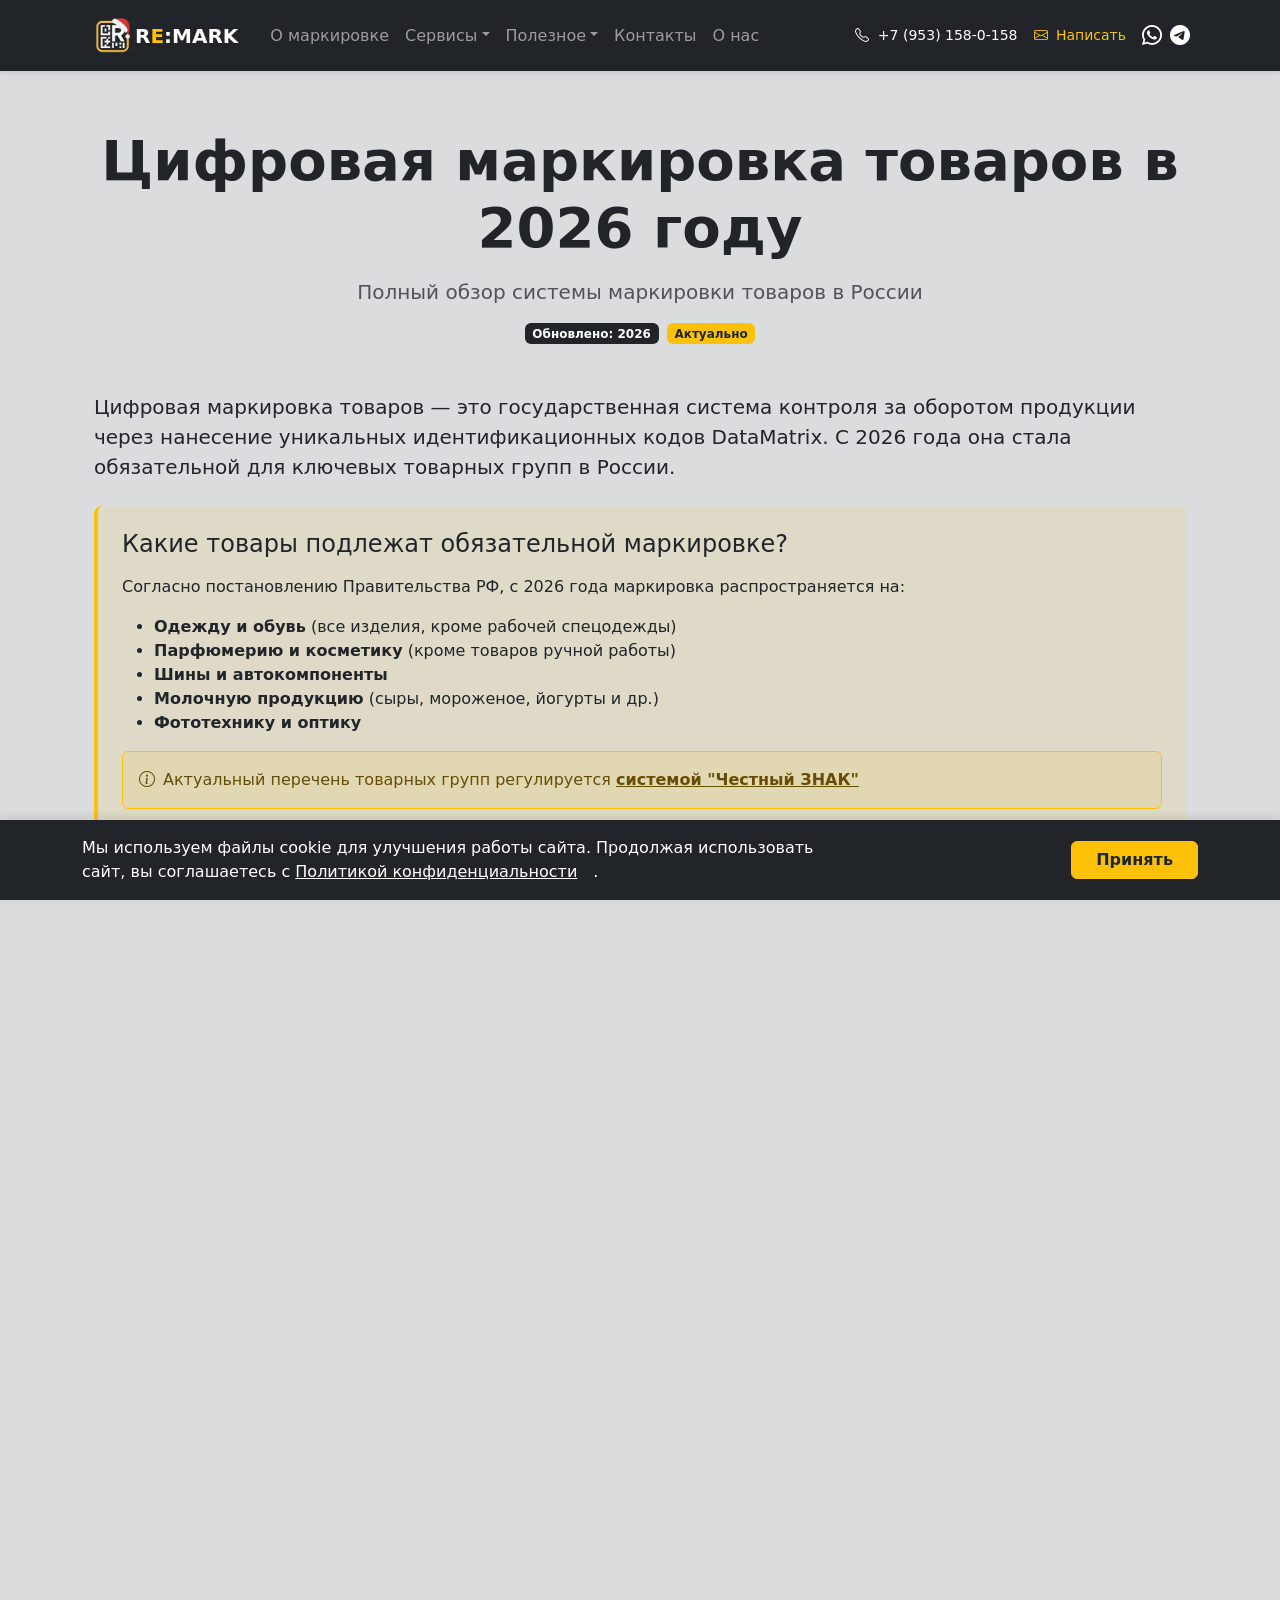
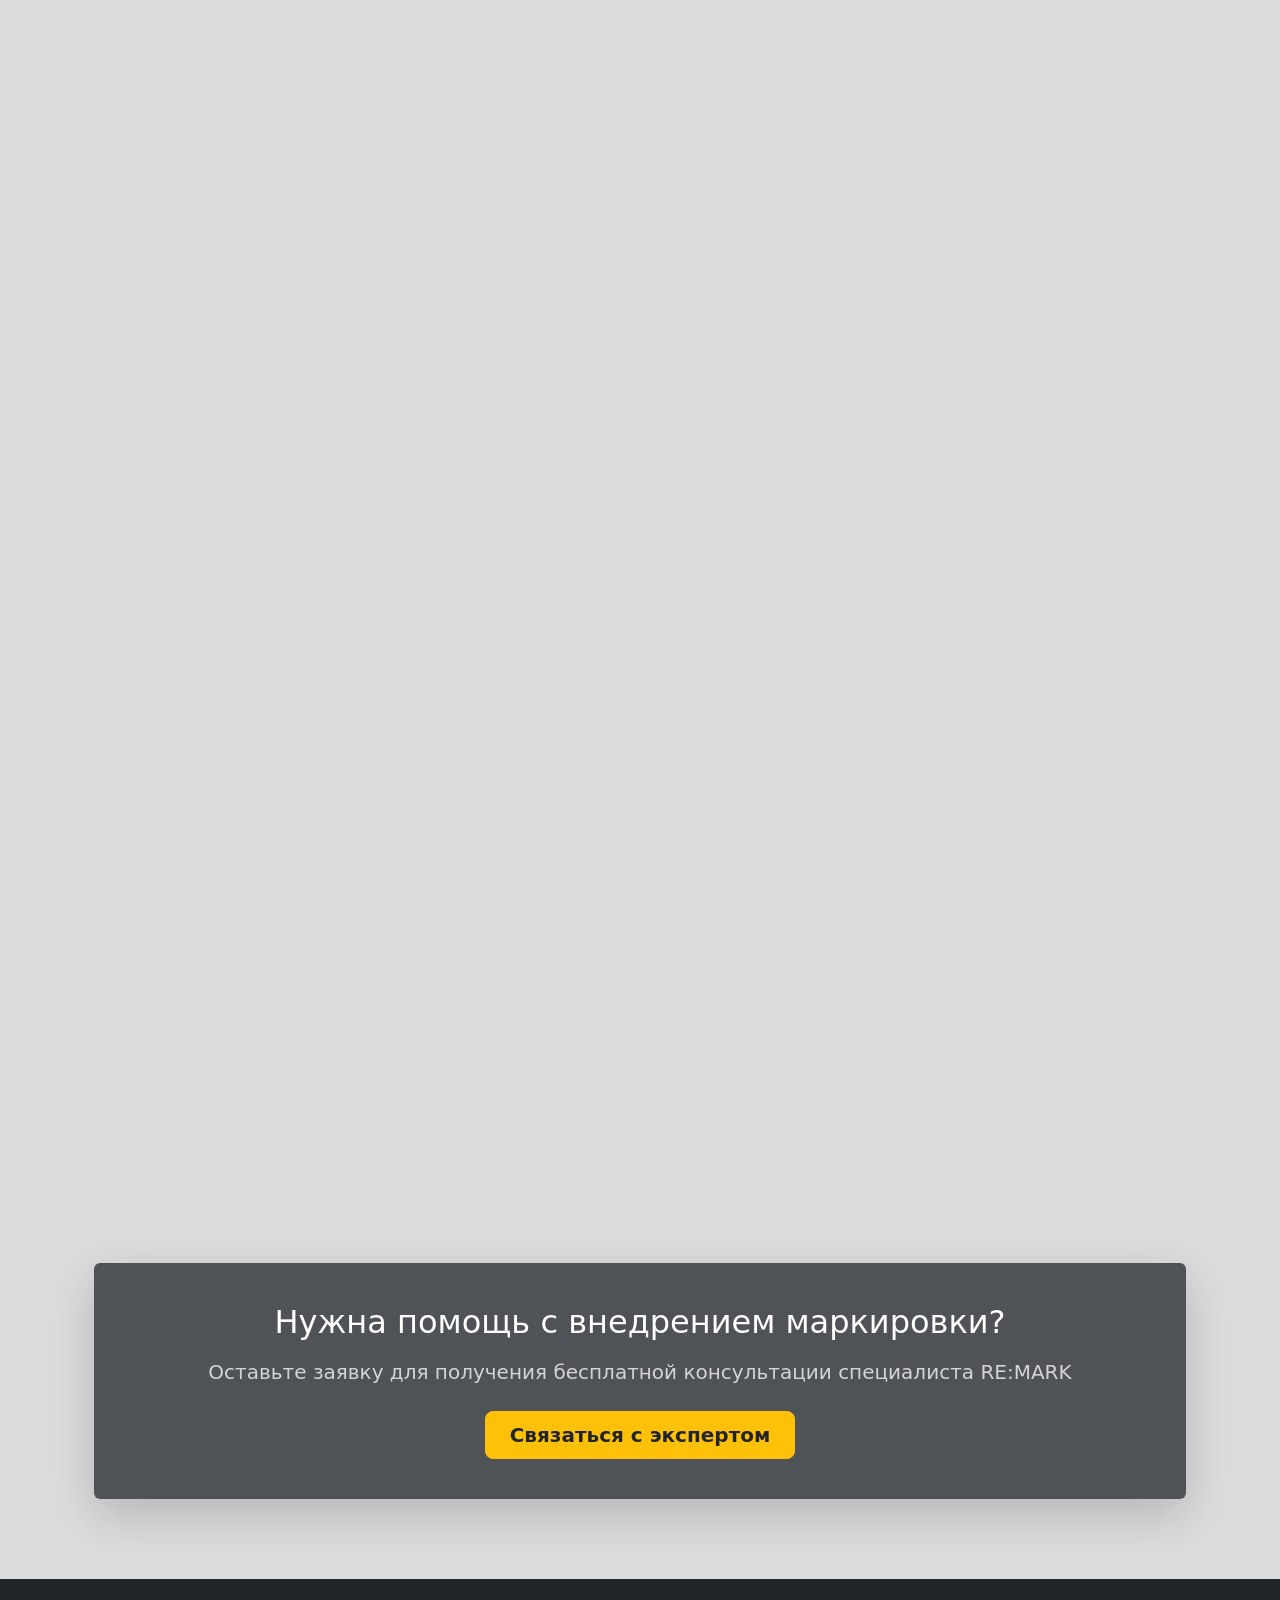
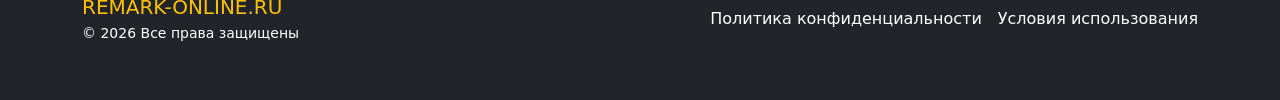
<file: about_marking.html>
<!DOCTYPE html>
<html lang="ru">
<head>
    <!-- Created with Perplexity Computer - https://www.perplexity.ai/computer -->
<!--
 ____                 _           _ _            ____                            _
|  _ \ ___ _ __ _ __ | | _____  _(_) |_ _   _  / ___|___  _ __ ___  _ __  _   _| |_ ___ _ __
| |_) / _ \ '__| '_ \| |/ _ \ \/ / | __| | | || |   / _ \| '_ ` _ \| '_ \| | | | __/ _ \ '__|
|  __/  __/ |  | |_) | |  __/>  <| | |_| |_| || |__| (_) | | | | | | |_) | |_| | ||  __/ |
|_|   \___|_|  | .__/|_|\___/_/\_\_|\__|\__, | \____\___/|_| |_| |_| .__/ \__,_|\__\___|_|
               |_|                      |___/                       |_|
-->
<meta charset="UTF-8">
<meta name="viewport" content="width=device-width, initial-scale=1.0">
<link href="https://cdn.jsdelivr.net/npm/bootstrap@5.3.0/dist/css/bootstrap.min.css" rel="stylesheet">
<link rel="stylesheet" href="https://cdn.jsdelivr.net/npm/bootstrap-icons@1.11.1/font/bootstrap-icons.css">
<link rel="stylesheet" href="https://cdnjs.cloudflare.com/ajax/libs/font-awesome/6.4.0/css/all.min.css">
<link rel="stylesheet" href="css/style.css">
<link rel="shortcut icon" href="img/favicon.ico" type="image/x-icon">

    <title>RE:MARK - О маркировке</title>
    <meta name="description" content="Цифровая маркировка товаров в России: полное руководство для бизнеса в 2026 году.">
</head>
<body class="d-flex bg-secondary bg-opacity-25 flex-column min-vh-100">
<nav class="navbar navbar-expand-lg navbar-dark bg-dark mb-4 sticky-top">
    <div class="container">
        <a class="ms-2 navbar-brand d-flex align-items-center me-4" href="index.html">
            <img src="img/logo1.png" alt="RE:MARK" class="rounded-3 logo-small" style="width: 45px; height: auto">
            R<span class="text-warning">E</span>:MARK
        </a>
        <button class="navbar-toggler" type="button" data-bs-toggle="collapse" data-bs-target="#navbarNav">
            <span class="navbar-toggler-icon"></span>
        </button>
        <div class="collapse navbar-collapse" id="navbarNav">
            <ul class="navbar-nav me-auto">
                <li class="nav-item">
                    <a class="nav-link" href="about_marking.html">О маркировке</a>
                </li>
                <li class="nav-item dropdown">
                    <a class="nav-link dropdown-toggle" href="#" role="button" data-bs-toggle="dropdown">Сервисы</a>
                    <ul class="dropdown-menu dropdown-menu-dark">
                        <li>
                            <a class="dropdown-item" href="mass_processing.html">
                                <div>
                                    <div class="d-flex align-items-center justify-content-between mb-1">
                                        <span class="text-warning fw-bold">Массовая проверка КИЗ</span>
                                        <span class="badge bg-danger rounded-pill" style="font-size: 0.6rem;">НОВОЕ</span>
                                    </div>
                                    <div><small class="text-white">Проверка партий товаров</small></div>
                                </div>
                            </a>
                        </li>
                    </ul>
                </li>
                <li class="nav-item dropdown">
                    <a class="nav-link dropdown-toggle" href="#" role="button" data-bs-toggle="dropdown">Полезное</a>
                    <ul class="dropdown-menu dropdown-menu-dark">
                        <li><a class="dropdown-item" href="utp.html"><div><div class="text-warning mb-1">Процесс работы</div><small class="text-white">Описание процессов работы с маркировкой</small></div></a></li>
                        <li><a class="dropdown-item" href="faq.html"><div><div class="text-warning mb-1">FAQ - (Вопрос-ответ)</div><small class="text-white">Часто задаваемые вопросы о маркировке</small></div></a></li>
                    </ul>
                </li>
                <li class="nav-item"><a class="nav-link" href="contact.html">Контакты</a></li>
                <li class="nav-item"><a class="nav-link" href="about.html">О нас</a></li>
            </ul>
            <div class="d-none d-lg-flex align-items-center">
                <a href="tel:+79531580158" class="text-white me-3 text-decoration-none small"><i class="bi bi-telephone me-1"></i> +7 (953) 158-0-158</a>
                <a href="mailto:remark-online@yandex.ru" class="text-warning text-decoration-none small me-3"><i class="bi bi-envelope me-1"></i> Написать</a>
                <a href="https://wa.me/79531580158" target="_blank" class="text-white text-decoration-none fs-5 me-2"><i class="bi bi-whatsapp"></i></a>
                <a href="https://t.me/remark_online" target="_blank" class="text-white text-decoration-none fs-5 me-2"><i class="bi bi-telegram"></i></a>
            </div>
            <div class="d-lg-none ms-auto me-2">
                <a href="tel:+79531580158" class="btn btn-dark btn-sm me-1"><i class="bi bi-telephone"></i></a>
                <a href="mailto:remark-online@yandex.ru" class="btn btn-warning btn-sm me-1"><i class="bi bi-envelope"></i></a>
                <a href="https://wa.me/79531580158" target="_blank" class="btn btn-dark btn-sm me-1"><i class="bi bi-whatsapp"></i></a>
                <a href="https://t.me/remark_online" target="_blank" class="btn btn-dark btn-sm"><i class="bi bi-telegram"></i></a>
            </div>
        </div>
    </div>
</nav>
<main class="container my-4">

<main>
    <section class="py-2">
        <div class="container">
            <article class="article-content">
                <header class="mb-5 text-center">
                    <h1 class="display-4 fw-bold mb-3">Цифровая маркировка товаров в 2026 году</h1>
                    <p class="lead text-muted">Полный обзор системы маркировки товаров в России</p>
                    <div class="d-flex justify-content-center mt-3">
                        <span class="badge bg-dark me-2">Обновлено: 2026</span>
                        <span class="badge bg-warning text-dark">Актуально</span>
                    </div>
                </header>
            </article>

            <div class="mb-5">
                <section>
                    <p class="fs-5 mb-4">Цифровая маркировка товаров — это государственная система контроля за оборотом продукции через нанесение уникальных идентификационных кодов DataMatrix. С 2026 года она стала обязательной для ключевых товарных групп в России.</p>
                    <div class="callout callout-important mb-5 p-4 border-start border-4 border-warning rounded-3 bg-warning bg-opacity-10 rounded-end">
                        <h2 class="h4 mb-3">Какие товары подлежат обязательной маркировке?</h2>
                        <p>Согласно постановлению Правительства РФ, с 2026 года маркировка распространяется на:</p>
                        <ul><li><strong>Одежду и обувь</strong> (все изделия, кроме рабочей спецодежды)</li><li><strong>Парфюмерию и косметику</strong> (кроме товаров ручной работы)</li><li><strong>Шины и автокомпоненты</strong></li><li><strong>Молочную продукцию</strong> (сыры, мороженое, йогурты и др.)</li><li><strong>Фототехнику и оптику</strong></li></ul>
                        <div class="alert alert-warning mt-3 mb-0 bg-warning bg-opacity-10 border-warning"><i class="bi bi-info-circle me-2"></i>Актуальный перечень товарных групп регулируется <a href="https://xn--80ajghhoc2aj1c8b.xn--p1ai/" target="_blank" rel="nofollow" class="alert-link">системой "Честный ЗНАК"</a></div>
                    </div>
                </section>

                <section class="mb-5">
                    <h2 class="h3 mb-4 pb-2 border-bottom"><i class="bi bi-gear me-2"></i>Принцип работы системы</h2>
                    <p class="mb-4">Технологический процесс включает три ключевых этапа:</p>
                    <div class="row g-4 mb-4">
                        <div class="col-md-4"><div class="card h-100 border-0 shadow-sm bg-warning bg-opacity-10"><div class="card-body text-center"><div class="fs-1 text-warning mb-3">&#128203;</div><h3 class="h5">1. Регистрация</h3><p class="mb-0">Производитель или импортер подписывает договор с Честным ЗНАКом</p></div></div></div>
                        <div class="col-md-4"><div class="card h-100 border-0 shadow-sm bg-warning bg-opacity-10"><div class="card-body text-center"><div class="fs-1 text-warning mb-3">&#128290;</div><h3 class="h5">2. Генерация кодов</h3><p class="mb-0">Система создает уникальные коды DataMatrix для каждой единицы товара</p></div></div></div>
                        <div class="col-md-4"><div class="card h-100 border-0 shadow-sm bg-warning bg-opacity-10"><div class="card-body text-center"><div class="fs-1 text-warning mb-3">&#128260;</div><h3 class="h5">3. Учет операций</h3><p class="mb-0">Все движения товара фиксируются в системе в реальном времени</p></div></div></div>
                    </div>
                    <div class="card bg-warning bg-opacity-10 border-0 mb-4"><div class="card-body"><h3 class="h5 mb-3"><i class="bi bi-patch-check me-2"></i>Технические требования к кодам:</h3><div class="row"><div class="col-md-6"><ul class="list-unstyled"><li class="mb-2"><i class="bi bi-check-circle-fill text-success me-2"></i>Формат: DataMatrix ECC 200</li><li class="mb-2"><i class="bi bi-check-circle-fill text-success me-2"></i>Минимальный размер: 15×15 мм</li></ul></div><div class="col-md-6"><ul class="list-unstyled"><li class="mb-2"><i class="bi bi-check-circle-fill text-success me-2"></i>Контрастность: не менее 30%</li><li><i class="bi bi-check-circle-fill text-success me-2"></i>Обязательные данные: GTIN + серийный номер</li></ul></div></div></div></div>
                </section>

                <section class="mb-5">
                    <h2 class="h3 mb-4 pb-2 border-bottom"><i class="bi bi-star me-2"></i>Преимущества системы для бизнеса</h2>
                    <div class="row g-4 mb-4">
                        <div class="col-md-6"><div class="card h-100 border-0 shadow-sm bg-warning bg-opacity-10"><div class="card-header bg-dark text-white"><h3 class="h5 mb-0"><i class="bi bi-building me-2"></i>Для производителей</h3></div><div class="card-body"><ul><li>Защита бренда от подделок</li><li>Оптимизация логистики</li><li>Снижение потерь от рекламаций</li><li>Автоматизация учета продукции</li></ul></div></div></div>
                        <div class="col-md-6"><div class="card h-100 border-0 shadow-sm bg-warning bg-opacity-10"><div class="card-header bg-dark text-white"><h3 class="h5 mb-0"><i class="bi bi-shop me-2"></i>Для розничных сетей</h3></div><div class="card-body"><ul><li>Исключение "серого" импорта</li><li>Сокращение времени инвентаризации</li><li>Упрощение возвратов поставщикам</li><li>Повышение лояльности покупателей</li></ul></div></div></div>
                    </div>
                    <div class="card border-warning bg-warning bg-opacity-10"><div class="card-body"><div class="d-flex"><div class="flex-shrink-0 text-warning me-3"><i class="bi bi-lightbulb fs-1"></i></div><div><h3 class="h5">Кейс внедрения</h3><p>Сеть обувных магазинов после подключения к системе маркировки через сервис RE:MARK сократила:</p><ul><li>Время приемки товара на <strong>40%</strong></li><li>Потери от пересортицы на <strong>28%</strong></li><li>Затраты на инвентаризацию в <strong>3 раза</strong></li></ul></div></div></div></div>
                </section>

                <section class="mb-5">
                    <h2 class="h3 mb-4 pb-2 border-bottom"><i class="bi bi-exclamation-triangle me-2"></i>Ответственность за нарушения</h2>
                    <div class="table-responsive mb-1"><table class="table table-hover align-middle"><thead class="table-dark"><tr><th width="60%">Нарушение</th><th width="40%">Штраф для юрлиц</th></tr></thead><tbody><tr><td>Несвоевременная передача данных</td><td><span class="badge bg-danger">10 000 – 200 000 ₽</span></td></tr><tr><td>Отсутствие маркировки</td><td><span class="badge bg-danger">50 000 – 300 000 ₽</span></td></tr><tr><td>Продажа немаркированного товара</td><td><span class="badge bg-danger">Конфискация + до 500 000 ₽</span></td></tr></tbody></table></div>
                    <p class="text-muted small"><i class="bi bi-info-circle me-1"></i>Согласно ст. 15.12 КоАП РФ</p>
                </section>

                <section class="mb-5">
                    <h2 class="h3 mb-4 pb-2 border-bottom"><i class="bi bi-tools me-2"></i>Как подготовиться к внедрению</h2>
                    <div class="row g-4 mb-4">
                        <div class="col-md-6"><div class="card h-100 border-0 shadow-sm bg-warning bg-opacity-10"><div class="card-header bg-dark text-white"><h3 class="h5 mb-0"><i class="bi bi-printer me-2"></i>Техническое оснащение</h3></div><div class="card-body"><ul><li>2D-сканер штрихкодов</li><li>Принтер этикеток (рекомендуется термотрансферный)</li><li>Обновленное ПО для учета</li></ul></div></div></div>
                        <div class="col-md-6"><div class="card h-100 border-0 shadow-sm bg-warning bg-opacity-10"><div class="card-header bg-dark text-white"><h3 class="h5 mb-0"><i class="bi bi-people me-2"></i>Организационные меры</h3></div><div class="card-body"><ul><li>Обучение персонала</li><li>Адаптация складских процессов</li><li>Интеграция с ЭДО</li></ul></div></div></div>
                    </div>
                </section>

                <section class="mb-5">
                    <h2 class="h3 mb-4 pb-2 border-bottom"><i class="bi bi-question-circle me-2"></i>Частые вопросы</h2>
                    <div class="accordion" id="aboutFaqAccordion">
                        <div class="accordion-item border-0 shadow-sm mb-3 rounded bg-warning bg-opacity-10"><h3 class="accordion-header"><button class="accordion-button collapsed fw-bold" type="button" data-bs-toggle="collapse" data-bs-target="#afaq1"><i class="bi bi-question-diamond me-2 text-warning"></i>Нужно ли маркировать остатки товара?</button></h3><div id="afaq1" class="accordion-collapse collapse" data-bs-parent="#aboutFaqAccordion"><div class="accordion-body"><p>Для товаров, произведенных/импортированных <strong>после</strong> даты введения маркировки — обязательно. Для остатков действуют переходные периоды (обычно 3-6 месяцев).</p></div></div></div>
                        <div class="accordion-item border-0 shadow-sm mb-3 rounded bg-warning bg-opacity-10"><h3 class="accordion-header"><button class="accordion-button collapsed fw-bold" type="button" data-bs-toggle="collapse" data-bs-target="#afaq2"><i class="bi bi-question-diamond me-2 text-warning"></i>Как проверить подлинность товара?</button></h3><div id="afaq2" class="accordion-collapse collapse" data-bs-parent="#aboutFaqAccordion"><div class="accordion-body"><p>Через мобильное приложение "Честный ЗНАК" (доступно в App Store и Google Play). Просто отсканируйте код DataMatrix на упаковке.</p></div></div></div>
                        <div class="accordion-item border-0 shadow-sm rounded bg-warning bg-opacity-10"><h3 class="accordion-header"><button class="accordion-button collapsed fw-bold" type="button" data-bs-toggle="collapse" data-bs-target="#afaq3"><i class="bi bi-question-diamond me-2 text-warning"></i>Какие отчеты нужно сдавать?</button></h3><div id="afaq3" class="accordion-collapse collapse" data-bs-parent="#aboutFaqAccordion"><div class="accordion-body"><ul><li>О создании кодов (при производстве/импорте)</li><li>О нанесении</li><li>О вводе в оборот</li><li>О выводе из оборота</li><li>Реестр остатков (ежеквартально)</li></ul><p class="mb-0">Наш сервис автоматизирует формирование и отправку всех требуемых отчетов.</p></div></div></div>
                    </div>
                </section>

                <div class="card bg-dark bg-opacity-75 text-white border-0 shadow-lg">
                    <div class="card-body p-4 text-center">
                        <div class="py-3">
                            <h3 class="h2 mb-3">Нужна помощь с внедрением маркировки?</h3>
                            <p class="lead mb-4 opacity-75">Оставьте заявку для получения бесплатной консультации специалиста RE:MARK</p>
                            <button class="btn btn-warning btn-lg px-4 fw-bold" data-bs-toggle="modal" data-bs-target="#consultModal">Связаться с экспертом</button>
                        </div>
                    </div>
                </div>
            </div>
        </div>
    </section>
</main>

</main>
<footer class="footer mt-auto py-3 bg-dark">
    <div class="container">
        <div class="row align-items-center">
            <div class="col-md-6">
                <h5 class="text-warning mb-1">REMARK-ONLINE.RU</h5>
                <p class="text-white small mb-0">&copy; 2026 Все права защищены</p>
            </div>
            <div class="col-md-6 text-md-end mt-2 mt-md-0">
                <div class="d-flex flex-md-row flex-column gap-2 gap-md-3 justify-content-md-end">
                    <a href="privacy.html" class="text-white text-decoration-none">Политика конфиденциальности</a>
                    <a href="terms.html" class="text-white text-decoration-none">Условия использования</a>
                </div>
            </div>
        </div>
        <div class="text-center mt-3">
            <a href="https://www.perplexity.ai/computer" target="_blank" rel="noopener noreferrer" class="text-muted small text-decoration-none">
                Created with Perplexity Computer
            </a>
        </div>
    </div>
</footer>
<div class="cookie-consent fixed-bottom bg-dark text-white py-3 d-none">
    <div class="container">
        <div class="row align-items-center">
            <div class="col-md-8">
                <p class="mb-md-0">Мы используем файлы cookie для улучшения работы сайта. Продолжая использовать сайт, вы соглашаетесь с <a href="privacy.html" class="text-white me-3">Политикой конфиденциальности</a>.</p>
            </div>
            <div class="col-md-4 text-md-end mt-3 mt-md-0">
                <button class="btn btn-warning fw-bold px-4" id="acceptCookies">Принять</button>
            </div>
        </div>
    </div>
</div>
<div class="modal fade" id="consultModal" tabindex="-1" aria-labelledby="consultModalLabel" aria-hidden="true">
    <div class="modal-dialog modal-dialog-centered">
        <div class="modal-content border-0 shadow">
            <div class="modal-header bg-dark text-white">
                <h5 class="modal-title" id="consultModalLabel">Бесплатная консультация</h5>
                <button type="button" class="btn-close btn-close-white" data-bs-dismiss="modal" aria-label="Закрыть"></button>
            </div>
            <div class="modal-body">
                <p class="text-muted mb-4">Оставьте свои данные — наш специалист свяжется с вами в течение 15 минут</p>
                <form id="consultForm">
                    <div class="mb-3">
                        <label class="form-label">Ваше имя</label>
                        <input type="text" class="form-control" name="name" required>
                    </div>
                    <div class="mb-3">
                        <label class="form-label">Телефон</label>
                        <input type="tel" class="form-control" name="phone" required placeholder="+7 (___) ___-__-__">
                    </div>
                    <div class="mb-3">
                        <label class="form-label">Email</label>
                        <input type="email" class="form-control" name="email">
                    </div>
                    <div class="mb-3">
                        <label class="form-label">Комментарий</label>
                        <textarea class="form-control" rows="3" name="comment"></textarea>
                    </div>
                    <div class="form-check mb-3">
                        <input type="checkbox" class="form-check-input" id="consultAgree" required>
                        <label class="form-check-label small" for="consultAgree">Я согласен на обработку <a href="privacy.html">персональных данных</a></label>
                    </div>
                    <button type="submit" class="btn btn-warning w-100 fw-bold">Отправить заявку</button>
                </form>
                <div id="consultSuccess" class="text-center d-none py-4">
                    <i class="bi bi-check-circle-fill text-success display-3"></i>
                    <h5 class="mt-3">Заявка отправлена!</h5>
                    <p class="text-muted">Мы свяжемся с вами в ближайшее время</p>
                </div>
            </div>
        </div>
    </div>
</div>
<script src="https://cdn.jsdelivr.net/npm/bootstrap@5.3.0/dist/js/bootstrap.bundle.min.js"></script>
<script src="js/main.js"></script>
</body>
</html>
</file>
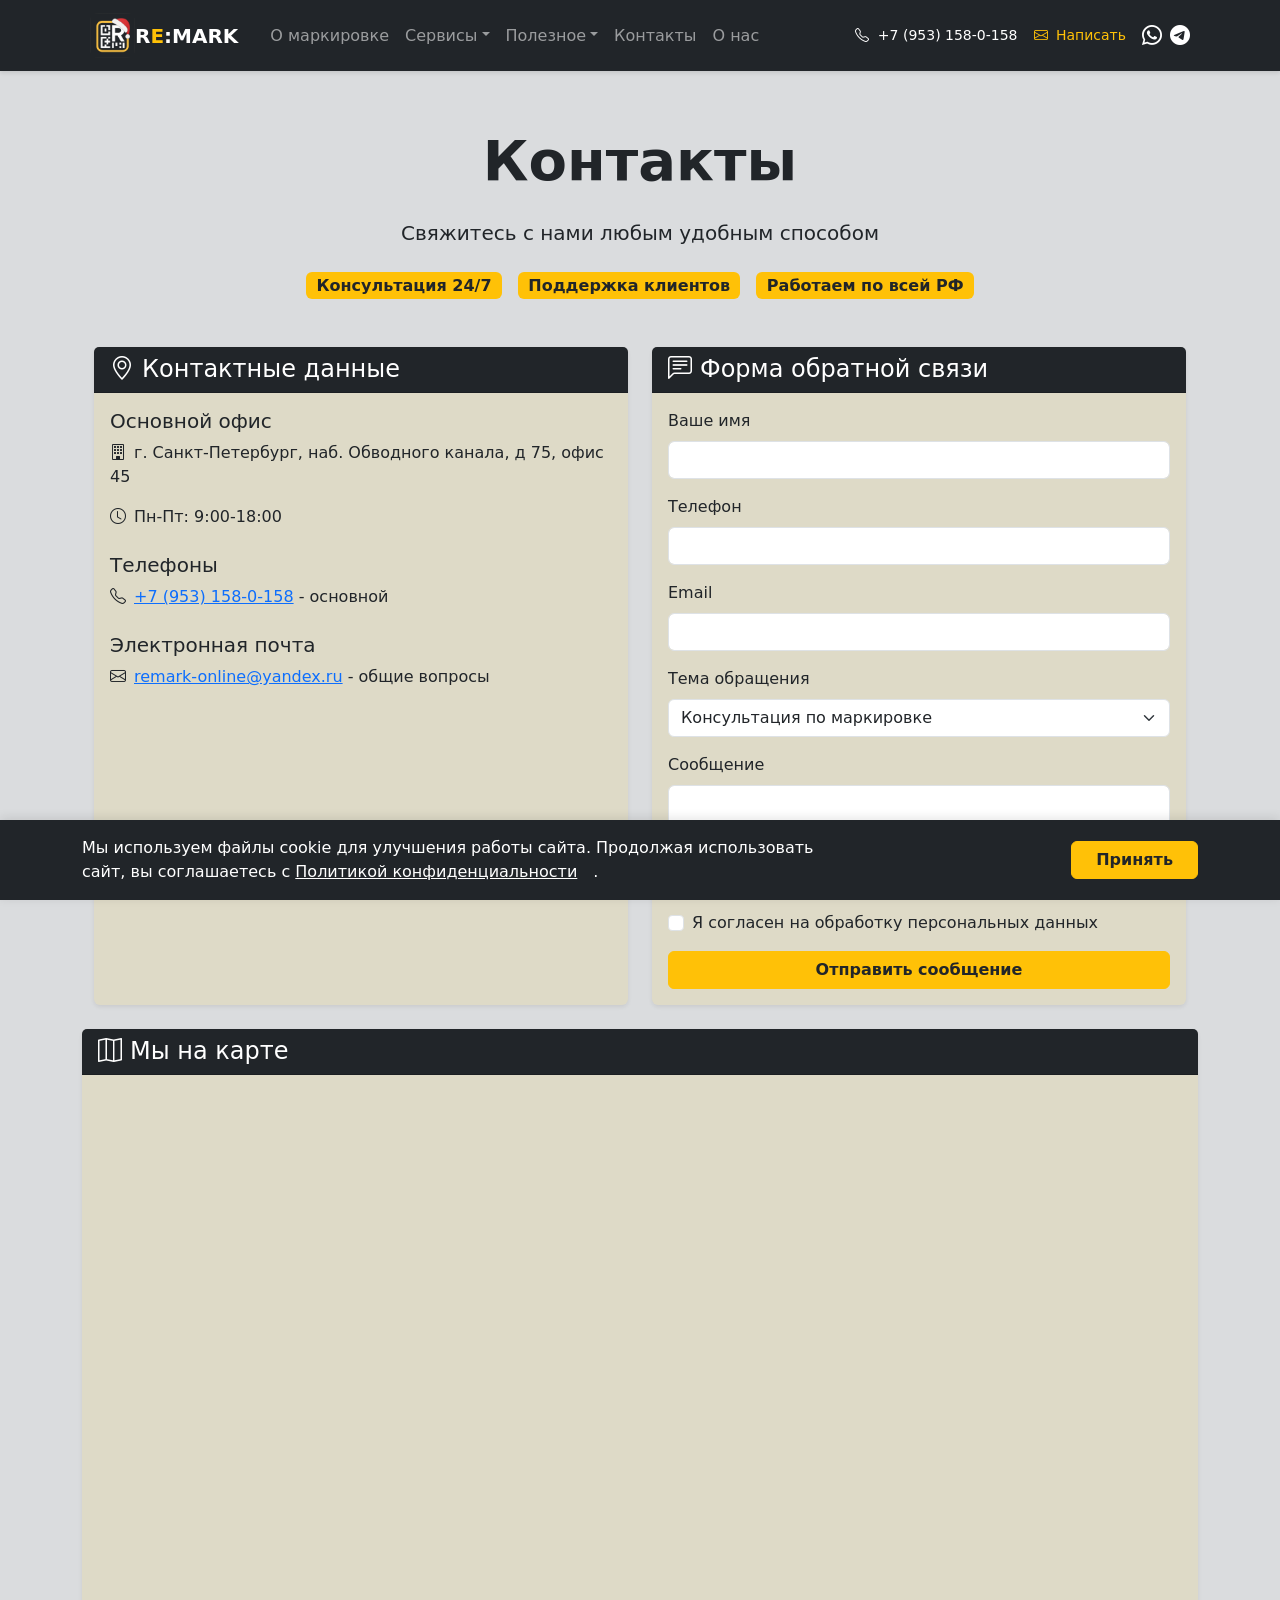
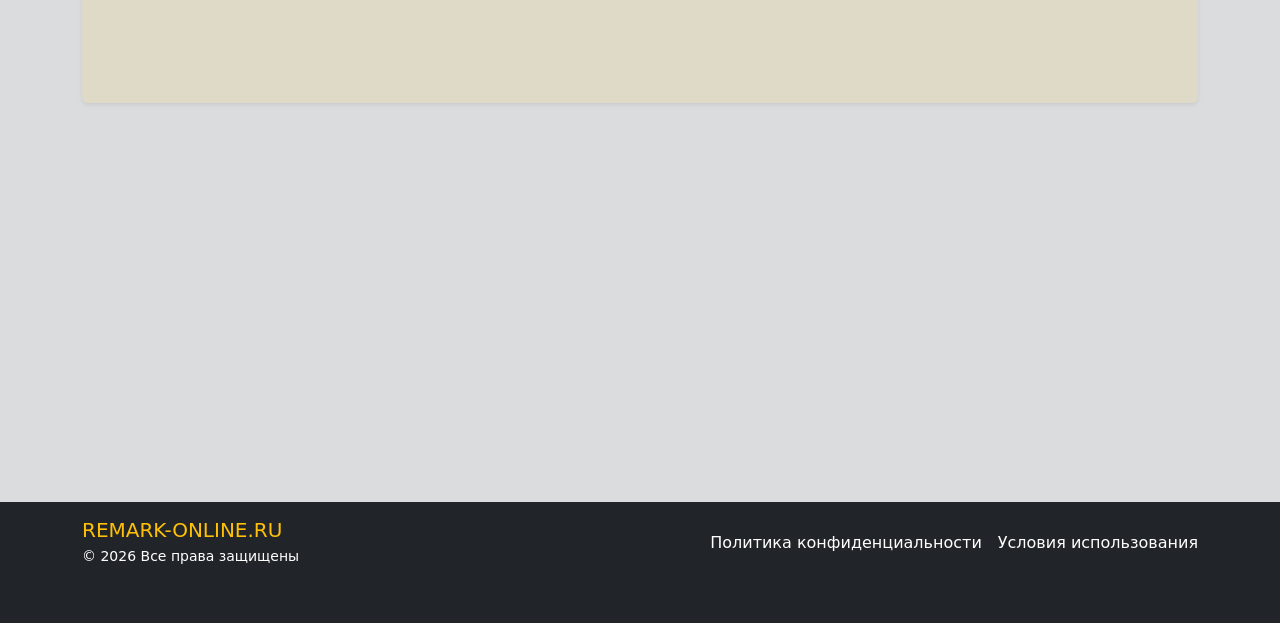
<file: contact.html>
<!DOCTYPE html>
<html lang="ru">
<head>
    <!-- Created with Perplexity Computer - https://www.perplexity.ai/computer -->
<!--
 ____                 _           _ _            ____                            _
|  _ \ ___ _ __ _ __ | | _____  _(_) |_ _   _  / ___|___  _ __ ___  _ __  _   _| |_ ___ _ __
| |_) / _ \ '__| '_ \| |/ _ \ \/ / | __| | | || |   / _ \| '_ ` _ \| '_ \| | | | __/ _ \ '__|
|  __/  __/ |  | |_) | |  __/>  <| | |_| |_| || |__| (_) | | | | | | |_) | |_| | ||  __/ |
|_|   \___|_|  | .__/|_|\___/_/\_\_|\__|\__, | \____\___/|_| |_| |_| .__/ \__,_|\__\___|_|
               |_|                      |___/                       |_|
-->
<meta charset="UTF-8">
<meta name="viewport" content="width=device-width, initial-scale=1.0">
<link href="https://cdn.jsdelivr.net/npm/bootstrap@5.3.0/dist/css/bootstrap.min.css" rel="stylesheet">
<link rel="stylesheet" href="https://cdn.jsdelivr.net/npm/bootstrap-icons@1.11.1/font/bootstrap-icons.css">
<link rel="stylesheet" href="https://cdnjs.cloudflare.com/ajax/libs/font-awesome/6.4.0/css/all.min.css">
<link rel="stylesheet" href="css/style.css">
<link rel="shortcut icon" href="img/favicon.ico" type="image/x-icon">

    <title>RE:MARK - Контакты</title>
    <meta name="description" content="Контакты RE:MARK - профессиональные услуги по маркировке товаров.">
</head>
<body class="d-flex bg-secondary bg-opacity-25 flex-column min-vh-100">
<nav class="navbar navbar-expand-lg navbar-dark bg-dark mb-4 sticky-top">
    <div class="container">
        <a class="ms-2 navbar-brand d-flex align-items-center me-4" href="index.html">
            <img src="img/logo1.png" alt="RE:MARK" class="rounded-3 logo-small" style="width: 45px; height: auto">
            R<span class="text-warning">E</span>:MARK
        </a>
        <button class="navbar-toggler" type="button" data-bs-toggle="collapse" data-bs-target="#navbarNav">
            <span class="navbar-toggler-icon"></span>
        </button>
        <div class="collapse navbar-collapse" id="navbarNav">
            <ul class="navbar-nav me-auto">
                <li class="nav-item">
                    <a class="nav-link" href="about_marking.html">О маркировке</a>
                </li>
                <li class="nav-item dropdown">
                    <a class="nav-link dropdown-toggle" href="#" role="button" data-bs-toggle="dropdown">Сервисы</a>
                    <ul class="dropdown-menu dropdown-menu-dark">
                        <li>
                            <a class="dropdown-item" href="mass_processing.html">
                                <div>
                                    <div class="d-flex align-items-center justify-content-between mb-1">
                                        <span class="text-warning fw-bold">Массовая проверка КИЗ</span>
                                        <span class="badge bg-danger rounded-pill" style="font-size: 0.6rem;">НОВОЕ</span>
                                    </div>
                                    <div><small class="text-white">Проверка партий товаров</small></div>
                                </div>
                            </a>
                        </li>
                    </ul>
                </li>
                <li class="nav-item dropdown">
                    <a class="nav-link dropdown-toggle" href="#" role="button" data-bs-toggle="dropdown">Полезное</a>
                    <ul class="dropdown-menu dropdown-menu-dark">
                        <li><a class="dropdown-item" href="utp.html"><div><div class="text-warning mb-1">Процесс работы</div><small class="text-white">Описание процессов работы с маркировкой</small></div></a></li>
                        <li><a class="dropdown-item" href="faq.html"><div><div class="text-warning mb-1">FAQ - (Вопрос-ответ)</div><small class="text-white">Часто задаваемые вопросы о маркировке</small></div></a></li>
                    </ul>
                </li>
                <li class="nav-item"><a class="nav-link" href="contact.html">Контакты</a></li>
                <li class="nav-item"><a class="nav-link" href="about.html">О нас</a></li>
            </ul>
            <div class="d-none d-lg-flex align-items-center">
                <a href="tel:+79531580158" class="text-white me-3 text-decoration-none small"><i class="bi bi-telephone me-1"></i> +7 (953) 158-0-158</a>
                <a href="mailto:remark-online@yandex.ru" class="text-warning text-decoration-none small me-3"><i class="bi bi-envelope me-1"></i> Написать</a>
                <a href="https://wa.me/79531580158" target="_blank" class="text-white text-decoration-none fs-5 me-2"><i class="bi bi-whatsapp"></i></a>
                <a href="https://t.me/remark_online" target="_blank" class="text-white text-decoration-none fs-5 me-2"><i class="bi bi-telegram"></i></a>
            </div>
            <div class="d-lg-none ms-auto me-2">
                <a href="tel:+79531580158" class="btn btn-dark btn-sm me-1"><i class="bi bi-telephone"></i></a>
                <a href="mailto:remark-online@yandex.ru" class="btn btn-warning btn-sm me-1"><i class="bi bi-envelope"></i></a>
                <a href="https://wa.me/79531580158" target="_blank" class="btn btn-dark btn-sm me-1"><i class="bi bi-whatsapp"></i></a>
                <a href="https://t.me/remark_online" target="_blank" class="btn btn-dark btn-sm"><i class="bi bi-telegram"></i></a>
            </div>
        </div>
    </div>
</nav>
<main class="container my-4">

<main>
    <section class="py-2">
        <div class="container">
            <section class="hero-section text-center mb-5">
                <h1 class="display-4 fw-bold mb-4">Контакты</h1>
                <p class="lead mb-4">Свяжитесь с нами любым удобным способом</p>
                <div class="d-flex flex-wrap gap-3 mb-4 justify-content-center">
                    <span class="badge bg-warning text-dark fs-6">Консультация 24/7</span>
                    <span class="badge bg-warning text-dark fs-6">Поддержка клиентов</span>
                    <span class="badge bg-warning text-dark fs-6">Работаем по всей РФ</span>
                </div>
            </section>
            <div class="row g-4">
                <div class="col-lg-6">
                    <div class="card h-100 border-0 shadow-sm bg-warning bg-opacity-10">
                        <div class="card-header bg-dark text-white"><h2 class="h4 mb-0"><i class="bi bi-geo-alt me-2"></i>Контактные данные</h2></div>
                        <div class="card-body">
                            <div class="mb-4"><h3 class="h5">Основной офис</h3><p><i class="bi bi-building me-2"></i>г. Санкт-Петербург, наб. Обводного канала, д 75, офис 45</p><p><i class="bi bi-clock me-2"></i>Пн-Пт: 9:00-18:00</p></div>
                            <div class="mb-4"><h3 class="h5">Телефоны</h3><p><i class="bi bi-telephone me-2"></i><a href="tel:+79531580158">+7 (953) 158-0-158</a> - основной</p></div>
                            <div class="mb-4"><h3 class="h5">Электронная почта</h3><p><i class="bi bi-envelope me-2"></i><a href="mailto:remark-online@yandex.ru">remark-online@yandex.ru</a> - общие вопросы</p></div>
                        </div>
                    </div>
                </div>
                <div class="col-lg-6">
                    <div class="card h-100 border-0 shadow-sm bg-warning bg-opacity-10">
                        <div class="card-header bg-dark text-white"><h2 class="h4 mb-0"><i class="bi bi-chat-left-text me-2"></i>Форма обратной связи</h2></div>
                        <div class="card-body">
                            <form id="contactForm">
                                <div class="mb-3"><label class="form-label">Ваше имя</label><input type="text" class="form-control" name="name" required></div>
                                <div class="mb-3"><label class="form-label">Телефон</label><input type="tel" class="form-control" name="phone" required></div>
                                <div class="mb-3"><label class="form-label">Email</label><input type="email" class="form-control" name="email" required></div>
                                <div class="mb-3"><label class="form-label">Тема обращения</label><select class="form-select" name="subject"><option value="consult">Консультация по маркировке</option><option value="support">Техническая поддержка</option><option value="commercial">Коммерческое предложение</option><option value="other">Другое</option></select></div>
                                <div class="mb-3"><label class="form-label">Сообщение</label><textarea class="form-control" rows="4" name="message" required></textarea></div>
                                <div class="mb-3 form-check"><input type="checkbox" class="form-check-input" id="agreeCheck" required><label class="form-check-label" for="agreeCheck">Я согласен на обработку персональных данных</label></div>
                                <button type="submit" class="btn btn-warning w-100 fw-bold">Отправить сообщение</button>
                            </form>
                        </div>
                    </div>
                </div>
            </div>
        </div>
        <div class="card border-0 shadow-sm mt-4 bg-warning bg-opacity-10">
            <div class="card-header bg-dark text-white"><h2 class="h4 mb-0"><i class="bi bi-map me-2"></i>Мы на карте</h2></div>
            <div class="card-body p-0">
                <div class="ratio ratio-16x9">
                    <iframe src="https://yandex.ru/map-widget/v1/?um=constructor%3Ac52303c33b39808e5de25c04c5c9a7c451c3ffcd5d720e01b5707701c6ed1c7a&amp;source=constructor" width="500" height="400" frameborder="0"></iframe>
                </div>
            </div>
        </div>
        <section class="py-5 mt-5 bg-dark text-white rounded-3">
            <div class="container text-center py-4">
                <h2 class="display-5 fw-bold mb-3">Нужна срочная консультация?</h2>
                <p class="lead mb-4 opacity-75">Звоните прямо сейчас: <a href="tel:+79531580158" class="text-warning">8 (953) 158-0-158</a></p>
                <button class="btn btn-warning btn-lg px-4 fw-bold" data-bs-toggle="modal" data-bs-target="#consultModal">Заказать звонок</button>
            </div>
        </section>
    </section>
</main>

</main>
<footer class="footer mt-auto py-3 bg-dark">
    <div class="container">
        <div class="row align-items-center">
            <div class="col-md-6">
                <h5 class="text-warning mb-1">REMARK-ONLINE.RU</h5>
                <p class="text-white small mb-0">&copy; 2026 Все права защищены</p>
            </div>
            <div class="col-md-6 text-md-end mt-2 mt-md-0">
                <div class="d-flex flex-md-row flex-column gap-2 gap-md-3 justify-content-md-end">
                    <a href="privacy.html" class="text-white text-decoration-none">Политика конфиденциальности</a>
                    <a href="terms.html" class="text-white text-decoration-none">Условия использования</a>
                </div>
            </div>
        </div>
        <div class="text-center mt-3">
            <a href="https://www.perplexity.ai/computer" target="_blank" rel="noopener noreferrer" class="text-muted small text-decoration-none">
                Created with Perplexity Computer
            </a>
        </div>
    </div>
</footer>
<div class="cookie-consent fixed-bottom bg-dark text-white py-3 d-none">
    <div class="container">
        <div class="row align-items-center">
            <div class="col-md-8">
                <p class="mb-md-0">Мы используем файлы cookie для улучшения работы сайта. Продолжая использовать сайт, вы соглашаетесь с <a href="privacy.html" class="text-white me-3">Политикой конфиденциальности</a>.</p>
            </div>
            <div class="col-md-4 text-md-end mt-3 mt-md-0">
                <button class="btn btn-warning fw-bold px-4" id="acceptCookies">Принять</button>
            </div>
        </div>
    </div>
</div>
<div class="modal fade" id="consultModal" tabindex="-1" aria-labelledby="consultModalLabel" aria-hidden="true">
    <div class="modal-dialog modal-dialog-centered">
        <div class="modal-content border-0 shadow">
            <div class="modal-header bg-dark text-white">
                <h5 class="modal-title" id="consultModalLabel">Бесплатная консультация</h5>
                <button type="button" class="btn-close btn-close-white" data-bs-dismiss="modal" aria-label="Закрыть"></button>
            </div>
            <div class="modal-body">
                <p class="text-muted mb-4">Оставьте свои данные — наш специалист свяжется с вами в течение 15 минут</p>
                <form id="consultForm">
                    <div class="mb-3">
                        <label class="form-label">Ваше имя</label>
                        <input type="text" class="form-control" name="name" required>
                    </div>
                    <div class="mb-3">
                        <label class="form-label">Телефон</label>
                        <input type="tel" class="form-control" name="phone" required placeholder="+7 (___) ___-__-__">
                    </div>
                    <div class="mb-3">
                        <label class="form-label">Email</label>
                        <input type="email" class="form-control" name="email">
                    </div>
                    <div class="mb-3">
                        <label class="form-label">Комментарий</label>
                        <textarea class="form-control" rows="3" name="comment"></textarea>
                    </div>
                    <div class="form-check mb-3">
                        <input type="checkbox" class="form-check-input" id="consultAgree" required>
                        <label class="form-check-label small" for="consultAgree">Я согласен на обработку <a href="privacy.html">персональных данных</a></label>
                    </div>
                    <button type="submit" class="btn btn-warning w-100 fw-bold">Отправить заявку</button>
                </form>
                <div id="consultSuccess" class="text-center d-none py-4">
                    <i class="bi bi-check-circle-fill text-success display-3"></i>
                    <h5 class="mt-3">Заявка отправлена!</h5>
                    <p class="text-muted">Мы свяжемся с вами в ближайшее время</p>
                </div>
            </div>
        </div>
    </div>
</div>
<script src="https://cdn.jsdelivr.net/npm/bootstrap@5.3.0/dist/js/bootstrap.bundle.min.js"></script>
<script src="js/main.js"></script>
</body>
</html>
</file>
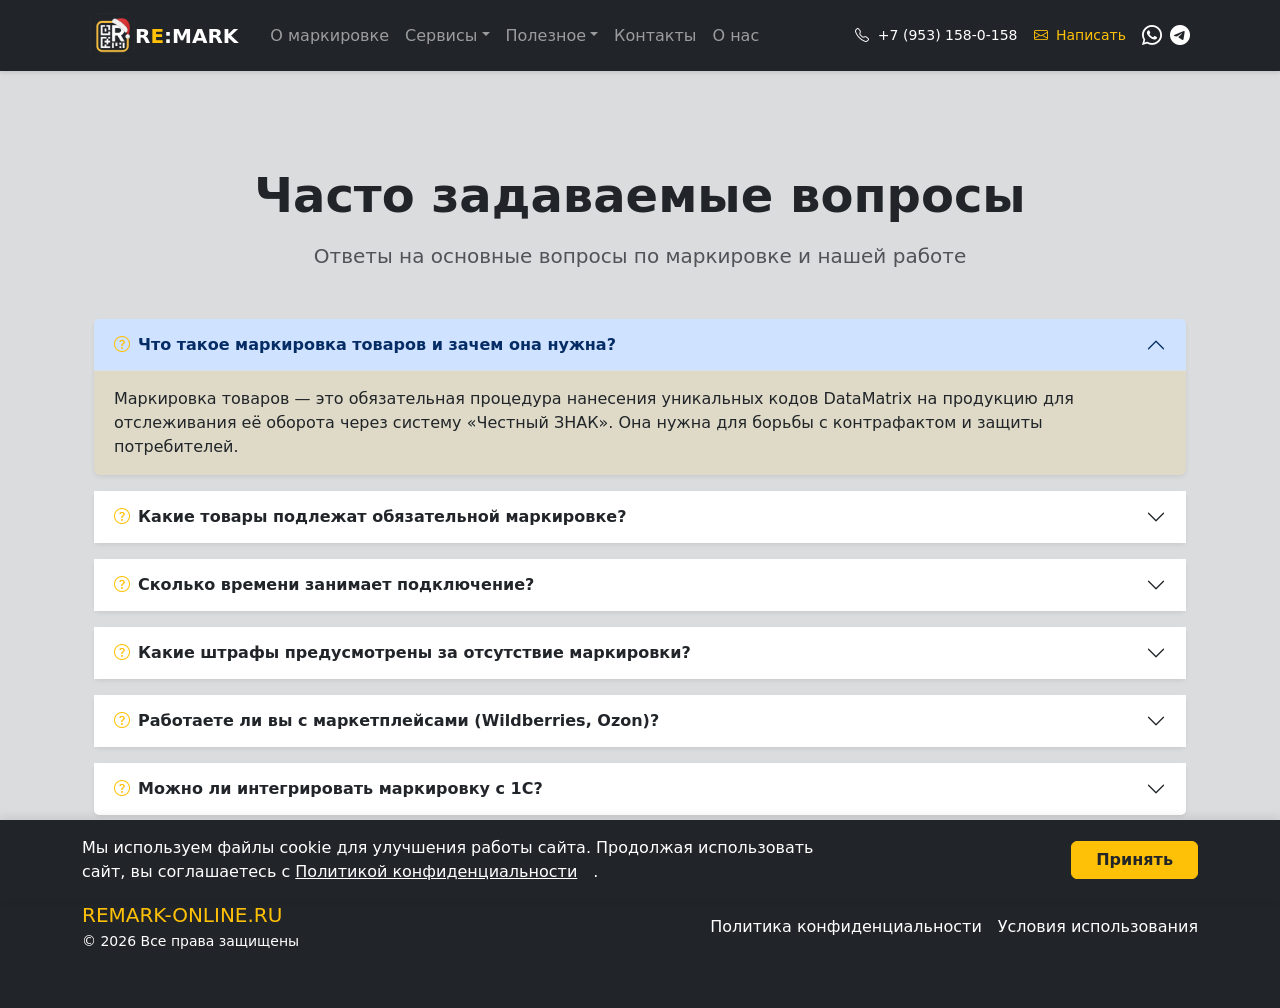
<file: faq.html>
<!DOCTYPE html>
<html lang="ru">
<head>
    <!-- Created with Perplexity Computer - https://www.perplexity.ai/computer -->
<!--
 ____                 _           _ _            ____                            _
|  _ \ ___ _ __ _ __ | | _____  _(_) |_ _   _  / ___|___  _ __ ___  _ __  _   _| |_ ___ _ __
| |_) / _ \ '__| '_ \| |/ _ \ \/ / | __| | | || |   / _ \| '_ ` _ \| '_ \| | | | __/ _ \ '__|
|  __/  __/ |  | |_) | |  __/>  <| | |_| |_| || |__| (_) | | | | | | |_) | |_| | ||  __/ |
|_|   \___|_|  | .__/|_|\___/_/\_\_|\__|\__, | \____\___/|_| |_| |_| .__/ \__,_|\__\___|_|
               |_|                      |___/                       |_|
-->
<meta charset="UTF-8">
<meta name="viewport" content="width=device-width, initial-scale=1.0">
<link href="https://cdn.jsdelivr.net/npm/bootstrap@5.3.0/dist/css/bootstrap.min.css" rel="stylesheet">
<link rel="stylesheet" href="https://cdn.jsdelivr.net/npm/bootstrap-icons@1.11.1/font/bootstrap-icons.css">
<link rel="stylesheet" href="https://cdnjs.cloudflare.com/ajax/libs/font-awesome/6.4.0/css/all.min.css">
<link rel="stylesheet" href="css/style.css">
<link rel="shortcut icon" href="img/favicon.ico" type="image/x-icon">

    <title>RE:MARK - FAQ</title>
    <meta name="description" content="Часто задаваемые вопросы о системе маркировки «Честный ЗНАК» и услугах RE:MARK.">
</head>
<body class="d-flex bg-secondary bg-opacity-25 flex-column min-vh-100">
<nav class="navbar navbar-expand-lg navbar-dark bg-dark mb-4 sticky-top">
    <div class="container">
        <a class="ms-2 navbar-brand d-flex align-items-center me-4" href="index.html">
            <img src="img/logo1.png" alt="RE:MARK" class="rounded-3 logo-small" style="width: 45px; height: auto">
            R<span class="text-warning">E</span>:MARK
        </a>
        <button class="navbar-toggler" type="button" data-bs-toggle="collapse" data-bs-target="#navbarNav">
            <span class="navbar-toggler-icon"></span>
        </button>
        <div class="collapse navbar-collapse" id="navbarNav">
            <ul class="navbar-nav me-auto">
                <li class="nav-item">
                    <a class="nav-link" href="about_marking.html">О маркировке</a>
                </li>
                <li class="nav-item dropdown">
                    <a class="nav-link dropdown-toggle" href="#" role="button" data-bs-toggle="dropdown">Сервисы</a>
                    <ul class="dropdown-menu dropdown-menu-dark">
                        <li>
                            <a class="dropdown-item" href="mass_processing.html">
                                <div>
                                    <div class="d-flex align-items-center justify-content-between mb-1">
                                        <span class="text-warning fw-bold">Массовая проверка КИЗ</span>
                                        <span class="badge bg-danger rounded-pill" style="font-size: 0.6rem;">НОВОЕ</span>
                                    </div>
                                    <div><small class="text-white">Проверка партий товаров</small></div>
                                </div>
                            </a>
                        </li>
                    </ul>
                </li>
                <li class="nav-item dropdown">
                    <a class="nav-link dropdown-toggle" href="#" role="button" data-bs-toggle="dropdown">Полезное</a>
                    <ul class="dropdown-menu dropdown-menu-dark">
                        <li><a class="dropdown-item" href="utp.html"><div><div class="text-warning mb-1">Процесс работы</div><small class="text-white">Описание процессов работы с маркировкой</small></div></a></li>
                        <li><a class="dropdown-item" href="faq.html"><div><div class="text-warning mb-1">FAQ - (Вопрос-ответ)</div><small class="text-white">Часто задаваемые вопросы о маркировке</small></div></a></li>
                    </ul>
                </li>
                <li class="nav-item"><a class="nav-link" href="contact.html">Контакты</a></li>
                <li class="nav-item"><a class="nav-link" href="about.html">О нас</a></li>
            </ul>
            <div class="d-none d-lg-flex align-items-center">
                <a href="tel:+79531580158" class="text-white me-3 text-decoration-none small"><i class="bi bi-telephone me-1"></i> +7 (953) 158-0-158</a>
                <a href="mailto:remark-online@yandex.ru" class="text-warning text-decoration-none small me-3"><i class="bi bi-envelope me-1"></i> Написать</a>
                <a href="https://wa.me/79531580158" target="_blank" class="text-white text-decoration-none fs-5 me-2"><i class="bi bi-whatsapp"></i></a>
                <a href="https://t.me/remark_online" target="_blank" class="text-white text-decoration-none fs-5 me-2"><i class="bi bi-telegram"></i></a>
            </div>
            <div class="d-lg-none ms-auto me-2">
                <a href="tel:+79531580158" class="btn btn-dark btn-sm me-1"><i class="bi bi-telephone"></i></a>
                <a href="mailto:remark-online@yandex.ru" class="btn btn-warning btn-sm me-1"><i class="bi bi-envelope"></i></a>
                <a href="https://wa.me/79531580158" target="_blank" class="btn btn-dark btn-sm me-1"><i class="bi bi-whatsapp"></i></a>
                <a href="https://t.me/remark_online" target="_blank" class="btn btn-dark btn-sm"><i class="bi bi-telegram"></i></a>
            </div>
        </div>
    </div>
</nav>
<main class="container my-4">

<main>
    <section class="py-5" id="faq">
        <div class="container">
            <div class="text-center mb-5">
                <h2 class="display-5 fw-bold mb-3">Часто задаваемые вопросы</h2>
                <p class="lead text-muted">Ответы на основные вопросы по маркировке и нашей работе</p>
            </div>
            <div class="accordion" id="faqAccordion">
                <div class="accordion-item border-0 shadow-sm mb-3 rounded bg-warning bg-opacity-10">
                    <h3 class="accordion-header"><button class="accordion-button fw-bold" type="button" data-bs-toggle="collapse" data-bs-target="#faqItem1"><i class="bi bi-question-circle me-2 text-warning"></i>Что такое маркировка товаров и зачем она нужна?</button></h3>
                    <div id="faqItem1" class="accordion-collapse collapse show" data-bs-parent="#faqAccordion"><div class="accordion-body">Маркировка товаров — это обязательная процедура нанесения уникальных кодов DataMatrix на продукцию для отслеживания её оборота через систему «Честный ЗНАК». Она нужна для борьбы с контрафактом и защиты потребителей.</div></div>
                </div>
                <div class="accordion-item border-0 shadow-sm mb-3 rounded bg-warning bg-opacity-10">
                    <h3 class="accordion-header"><button class="accordion-button collapsed fw-bold" type="button" data-bs-toggle="collapse" data-bs-target="#faqItem2"><i class="bi bi-question-circle me-2 text-warning"></i>Какие товары подлежат обязательной маркировке?</button></h3>
                    <div id="faqItem2" class="accordion-collapse collapse" data-bs-parent="#faqAccordion"><div class="accordion-body">Обязательной маркировке подлежат: обувь, одежда, парфюмерия, шины, молочная продукция, фототехника, бутилированная вода, пиво, табачная продукция, лекарственные средства и другие категории. Перечень регулярно расширяется.</div></div>
                </div>
                <div class="accordion-item border-0 shadow-sm mb-3 rounded bg-warning bg-opacity-10">
                    <h3 class="accordion-header"><button class="accordion-button collapsed fw-bold" type="button" data-bs-toggle="collapse" data-bs-target="#faqItem3"><i class="bi bi-question-circle me-2 text-warning"></i>Сколько времени занимает подключение?</button></h3>
                    <div id="faqItem3" class="accordion-collapse collapse" data-bs-parent="#faqAccordion"><div class="accordion-body">Стандартное подключение к системе маркировки занимает от 3 до 5 рабочих дней. Это включает регистрацию в «Честном ЗНАКе», оформление ЭЦП, настройку генерации кодов и обучение сотрудников.</div></div>
                </div>
                <div class="accordion-item border-0 shadow-sm mb-3 rounded bg-warning bg-opacity-10">
                    <h3 class="accordion-header"><button class="accordion-button collapsed fw-bold" type="button" data-bs-toggle="collapse" data-bs-target="#faqItem4"><i class="bi bi-question-circle me-2 text-warning"></i>Какие штрафы предусмотрены за отсутствие маркировки?</button></h3>
                    <div id="faqItem4" class="accordion-collapse collapse" data-bs-parent="#faqAccordion"><div class="accordion-body">Штрафы для юридических лиц: несвоевременная передача данных — от 10 000 до 200 000 ₽; отсутствие маркировки — от 50 000 до 300 000 ₽; продажа немаркированного товара — конфискация + до 500 000 ₽.</div></div>
                </div>
                <div class="accordion-item border-0 shadow-sm mb-3 rounded bg-warning bg-opacity-10">
                    <h3 class="accordion-header"><button class="accordion-button collapsed fw-bold" type="button" data-bs-toggle="collapse" data-bs-target="#faqItem5"><i class="bi bi-question-circle me-2 text-warning"></i>Работаете ли вы с маркетплейсами (Wildberries, Ozon)?</button></h3>
                    <div id="faqItem5" class="accordion-collapse collapse" data-bs-parent="#faqAccordion"><div class="accordion-body">Да, мы полностью поддерживаем работу с маркетплейсами Wildberries, Ozon и Яндекс.Маркет. Обеспечиваем корректную интеграцию маркировки со всеми схемами поставок: FBO, FBS, FBW, FBY.</div></div>
                </div>
                <div class="accordion-item border-0 shadow-sm rounded bg-warning bg-opacity-10">
                    <h3 class="accordion-header"><button class="accordion-button collapsed fw-bold" type="button" data-bs-toggle="collapse" data-bs-target="#faqItem6"><i class="bi bi-question-circle me-2 text-warning"></i>Можно ли интегрировать маркировку с 1С?</button></h3>
                    <div id="faqItem6" class="accordion-collapse collapse" data-bs-parent="#faqAccordion"><div class="accordion-body">Да, наши решения полностью совместимы с 1С. Мы помогаем настроить интеграцию, обмен данными с «Честным ЗНАКом» и автоматическую подачу отчётов прямо из вашей учётной системы.</div></div>
                </div>
            </div>
        </div>
    </section>
</main>

</main>
<footer class="footer mt-auto py-3 bg-dark">
    <div class="container">
        <div class="row align-items-center">
            <div class="col-md-6">
                <h5 class="text-warning mb-1">REMARK-ONLINE.RU</h5>
                <p class="text-white small mb-0">&copy; 2026 Все права защищены</p>
            </div>
            <div class="col-md-6 text-md-end mt-2 mt-md-0">
                <div class="d-flex flex-md-row flex-column gap-2 gap-md-3 justify-content-md-end">
                    <a href="privacy.html" class="text-white text-decoration-none">Политика конфиденциальности</a>
                    <a href="terms.html" class="text-white text-decoration-none">Условия использования</a>
                </div>
            </div>
        </div>
        <div class="text-center mt-3">
            <a href="https://www.perplexity.ai/computer" target="_blank" rel="noopener noreferrer" class="text-muted small text-decoration-none">
                Created with Perplexity Computer
            </a>
        </div>
    </div>
</footer>
<div class="cookie-consent fixed-bottom bg-dark text-white py-3 d-none">
    <div class="container">
        <div class="row align-items-center">
            <div class="col-md-8">
                <p class="mb-md-0">Мы используем файлы cookie для улучшения работы сайта. Продолжая использовать сайт, вы соглашаетесь с <a href="privacy.html" class="text-white me-3">Политикой конфиденциальности</a>.</p>
            </div>
            <div class="col-md-4 text-md-end mt-3 mt-md-0">
                <button class="btn btn-warning fw-bold px-4" id="acceptCookies">Принять</button>
            </div>
        </div>
    </div>
</div>

<script src="https://cdn.jsdelivr.net/npm/bootstrap@5.3.0/dist/js/bootstrap.bundle.min.js"></script>
<script src="js/main.js"></script>
</body>
</html>
</file>
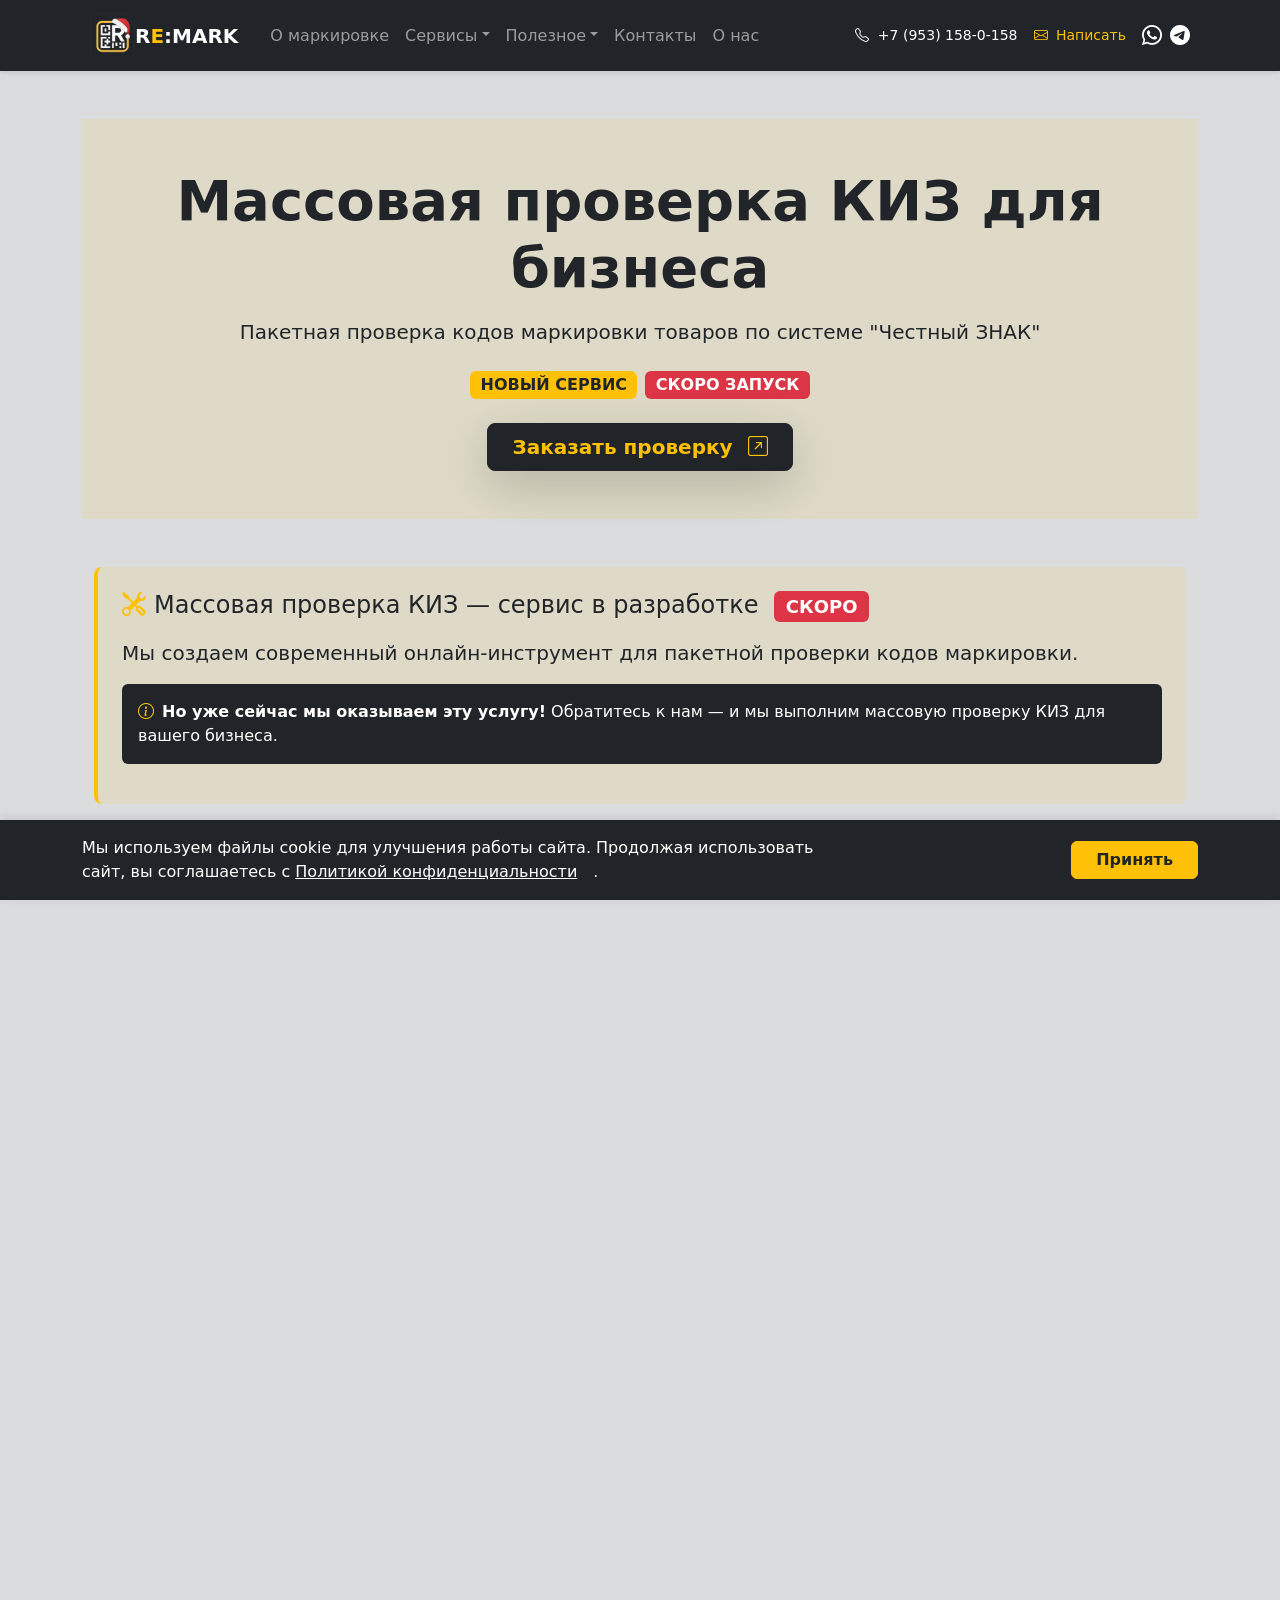
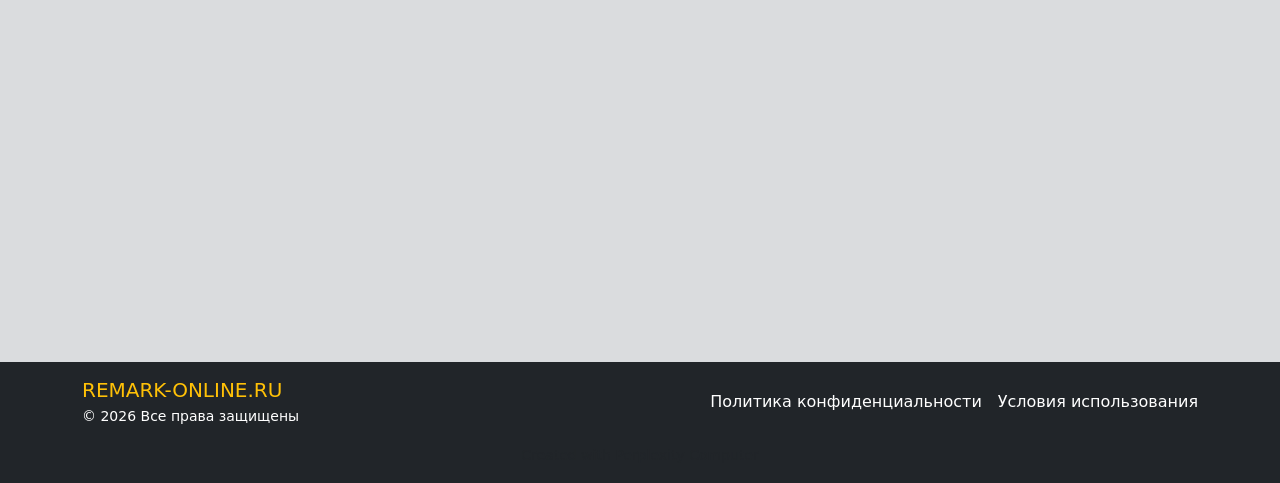
<file: mass_processing.html>
<!DOCTYPE html>
<html lang="ru">
<head>
    <!-- Created with Perplexity Computer - https://www.perplexity.ai/computer -->
<!--
 ____                 _           _ _            ____                            _
|  _ \ ___ _ __ _ __ | | _____  _(_) |_ _   _  / ___|___  _ __ ___  _ __  _   _| |_ ___ _ __
| |_) / _ \ '__| '_ \| |/ _ \ \/ / | __| | | || |   / _ \| '_ ` _ \| '_ \| | | | __/ _ \ '__|
|  __/  __/ |  | |_) | |  __/>  <| | |_| |_| || |__| (_) | | | | | | |_) | |_| | ||  __/ |
|_|   \___|_|  | .__/|_|\___/_/\_\_|\__|\__, | \____\___/|_| |_| |_| .__/ \__,_|\__\___|_|
               |_|                      |___/                       |_|
-->
<meta charset="UTF-8">
<meta name="viewport" content="width=device-width, initial-scale=1.0">
<link href="https://cdn.jsdelivr.net/npm/bootstrap@5.3.0/dist/css/bootstrap.min.css" rel="stylesheet">
<link rel="stylesheet" href="https://cdn.jsdelivr.net/npm/bootstrap-icons@1.11.1/font/bootstrap-icons.css">
<link rel="stylesheet" href="https://cdnjs.cloudflare.com/ajax/libs/font-awesome/6.4.0/css/all.min.css">
<link rel="stylesheet" href="css/style.css">
<link rel="shortcut icon" href="img/favicon.ico" type="image/x-icon">

    <title>Массовая проверка КИЗ онлайн | RE:MARK</title>
    <meta name="description" content="Услуга массовой проверки КИЗ от RE:MARK. Проверка партий товаров по системе Честный ЗНАК.">
</head>
<body class="d-flex bg-secondary bg-opacity-25 flex-column min-vh-100">
<nav class="navbar navbar-expand-lg navbar-dark bg-dark mb-4 sticky-top">
    <div class="container">
        <a class="ms-2 navbar-brand d-flex align-items-center me-4" href="index.html">
            <img src="img/logo1.png" alt="RE:MARK" class="rounded-3 logo-small" style="width: 45px; height: auto">
            R<span class="text-warning">E</span>:MARK
        </a>
        <button class="navbar-toggler" type="button" data-bs-toggle="collapse" data-bs-target="#navbarNav">
            <span class="navbar-toggler-icon"></span>
        </button>
        <div class="collapse navbar-collapse" id="navbarNav">
            <ul class="navbar-nav me-auto">
                <li class="nav-item">
                    <a class="nav-link" href="about_marking.html">О маркировке</a>
                </li>
                <li class="nav-item dropdown">
                    <a class="nav-link dropdown-toggle" href="#" role="button" data-bs-toggle="dropdown">Сервисы</a>
                    <ul class="dropdown-menu dropdown-menu-dark">
                        <li>
                            <a class="dropdown-item" href="mass_processing.html">
                                <div>
                                    <div class="d-flex align-items-center justify-content-between mb-1">
                                        <span class="text-warning fw-bold">Массовая проверка КИЗ</span>
                                        <span class="badge bg-danger rounded-pill" style="font-size: 0.6rem;">НОВОЕ</span>
                                    </div>
                                    <div><small class="text-white">Проверка партий товаров</small></div>
                                </div>
                            </a>
                        </li>
                    </ul>
                </li>
                <li class="nav-item dropdown">
                    <a class="nav-link dropdown-toggle" href="#" role="button" data-bs-toggle="dropdown">Полезное</a>
                    <ul class="dropdown-menu dropdown-menu-dark">
                        <li><a class="dropdown-item" href="utp.html"><div><div class="text-warning mb-1">Процесс работы</div><small class="text-white">Описание процессов работы с маркировкой</small></div></a></li>
                        <li><a class="dropdown-item" href="faq.html"><div><div class="text-warning mb-1">FAQ - (Вопрос-ответ)</div><small class="text-white">Часто задаваемые вопросы о маркировке</small></div></a></li>
                    </ul>
                </li>
                <li class="nav-item"><a class="nav-link" href="contact.html">Контакты</a></li>
                <li class="nav-item"><a class="nav-link" href="about.html">О нас</a></li>
            </ul>
            <div class="d-none d-lg-flex align-items-center">
                <a href="tel:+79531580158" class="text-white me-3 text-decoration-none small"><i class="bi bi-telephone me-1"></i> +7 (953) 158-0-158</a>
                <a href="mailto:remark-online@yandex.ru" class="text-warning text-decoration-none small me-3"><i class="bi bi-envelope me-1"></i> Написать</a>
                <a href="https://wa.me/79531580158" target="_blank" class="text-white text-decoration-none fs-5 me-2"><i class="bi bi-whatsapp"></i></a>
                <a href="https://t.me/remark_online" target="_blank" class="text-white text-decoration-none fs-5 me-2"><i class="bi bi-telegram"></i></a>
            </div>
            <div class="d-lg-none ms-auto me-2">
                <a href="tel:+79531580158" class="btn btn-dark btn-sm me-1"><i class="bi bi-telephone"></i></a>
                <a href="mailto:remark-online@yandex.ru" class="btn btn-warning btn-sm me-1"><i class="bi bi-envelope"></i></a>
                <a href="https://wa.me/79531580158" target="_blank" class="btn btn-dark btn-sm me-1"><i class="bi bi-whatsapp"></i></a>
                <a href="https://t.me/remark_online" target="_blank" class="btn btn-dark btn-sm"><i class="bi bi-telegram"></i></a>
            </div>
        </div>
    </div>
</nav>
<main class="container my-4">

<main>
    <section class="py-5 bg-warning bg-opacity-10 text-center">
        <div class="container">
            <h1 class="display-4 fw-bold mb-3">Массовая проверка КИЗ для бизнеса</h1>
            <p class="lead mb-4">Пакетная проверка кодов маркировки товаров по системе "Честный ЗНАК"</p>
            <div class="d-flex justify-content-center flex-wrap gap-2 mb-4">
                <span class="badge bg-warning text-dark fs-6">НОВЫЙ СЕРВИС</span>
                <span class="badge bg-danger fs-6">СКОРО ЗАПУСК</span>
            </div>
            <button class="btn btn-dark text-warning btn-lg fw-bold px-4 shadow-lg fs-5" data-bs-toggle="modal" data-bs-target="#consultModal">Заказать проверку <i class="bi bi-arrow-up-right-square ms-2"></i></button>
        </div>
    </section>

    <section class="py-5">
        <div class="container">
            <div class="callout callout-important mb-5 p-4 border-start border-4 border-warning rounded-3 bg-warning bg-opacity-10 rounded-end">
                <h2 class="h4 mb-3"><i class="bi bi-tools me-2 text-warning"></i>Массовая проверка КИЗ — сервис в разработке <span class="badge bg-danger ms-2">СКОРО</span></h2>
                <p class="fs-5 mb-3">Мы создаем современный онлайн-инструмент для пакетной проверки кодов маркировки.</p>
                <div class="alert alert-dark bg-dark text-white border-0"><i class="bi bi-info-circle me-2 text-warning"></i><strong>Но уже сейчас мы оказываем эту услугу!</strong> Обратитесь к нам — и мы выполним массовую проверку КИЗ для вашего бизнеса.</div>
            </div>
        </div>
    </section>

    <section class="py-5 bg-warning bg-opacity-10">
        <div class="container">
            <h2 class="h3 mb-4 pb-2 border-bottom border-warning border-opacity-50 text-center"><i class="bi bi-check-circle me-2 text-warning"></i>Ключевые возможности сервиса</h2>
            <div class="row g-4">
                <div class="col-md-4"><div class="card h-100 border-0 shadow-sm bg-warning bg-opacity-10 text-center p-4"><div class="d-flex align-items-center justify-content-center mb-3" style="width:80px;height:80px;border-radius:50%;background-color:rgba(255,193,7,.25);margin:0 auto"><i class="bi bi-upload display-4 text-warning"></i></div><h3 class="h5 mb-3">Загрузка файлов</h3><p class="mb-0">Excel и CSV файлы со списком кодов маркировки DataMatrix</p></div></div>
                <div class="col-md-4"><div class="card h-100 border-0 shadow-sm bg-warning bg-opacity-10 text-center p-4"><div class="d-flex align-items-center justify-content-center mb-3" style="width:80px;height:80px;border-radius:50%;background-color:rgba(255,193,7,.25);margin:0 auto"><i class="bi bi-lightning display-4 text-warning"></i></div><h3 class="h5 mb-3">Быстрая обработка</h3><p class="mb-0">Проверка больших объемов кодов через API системы маркировки</p></div></div>
                <div class="col-md-4"><div class="card h-100 border-0 shadow-sm bg-warning bg-opacity-10 text-center p-4"><div class="d-flex align-items-center justify-content-center mb-3" style="width:80px;height:80px;border-radius:50%;background-color:rgba(255,193,7,.25);margin:0 auto"><i class="bi bi-file-earmark-text display-4 text-warning"></i></div><h3 class="h5 mb-3">Детальные отчеты</h3><p class="mb-0">Экспорт результатов проверки в удобных форматах</p></div></div>
            </div>
        </div>
    </section>

    <section class="py-5">
        <div class="container">
            <h2 class="h3 mb-4 pb-2 border-bottom border-warning border-opacity-50 text-center"><i class="bi bi-building me-2 text-warning"></i>Кому необходима массовая проверка КИЗ</h2>
            <div class="row g-4">
                <div class="col-md-6"><div class="card h-100 border-0 shadow-sm bg-warning bg-opacity-10"><div class="card-header bg-dark text-white"><h3 class="h5 mb-0"><i class="bi bi-shop me-2"></i>Розничным сетям</h3></div><div class="card-body"><ul><li>Проверка поступающих партий товаров</li><li>Контроль кодов маркировки при приемке</li><li>Аудит остатков на складах</li></ul></div></div></div>
                <div class="col-md-6"><div class="card h-100 border-0 shadow-sm bg-warning bg-opacity-10"><div class="card-header bg-dark text-white"><h3 class="h5 mb-0"><i class="bi bi-building me-2"></i>Производителям и импортерам</h3></div><div class="card-body"><ul><li>Контроль качества нанесённых кодов</li><li>Проверка перед отгрузкой</li><li>Мониторинг статусов в системе</li></ul></div></div></div>
            </div>
        </div>
    </section>

    <section class="py-5 bg-dark text-white">
        <div class="container text-center py-4">
            <h2 class="display-5 fw-bold mb-3">Нужна массовая проверка КИЗ?</h2>
            <p class="lead mb-4 opacity-75">Обратитесь к нам — выполним проверку любого объёма кодов</p>
            <button class="btn btn-warning btn-lg px-4 fw-bold" data-bs-toggle="modal" data-bs-target="#consultModal">Заказать проверку</button>
        </div>
    </section>
</main>

</main>
<footer class="footer mt-auto py-3 bg-dark">
    <div class="container">
        <div class="row align-items-center">
            <div class="col-md-6">
                <h5 class="text-warning mb-1">REMARK-ONLINE.RU</h5>
                <p class="text-white small mb-0">&copy; 2026 Все права защищены</p>
            </div>
            <div class="col-md-6 text-md-end mt-2 mt-md-0">
                <div class="d-flex flex-md-row flex-column gap-2 gap-md-3 justify-content-md-end">
                    <a href="privacy.html" class="text-white text-decoration-none">Политика конфиденциальности</a>
                    <a href="terms.html" class="text-white text-decoration-none">Условия использования</a>
                </div>
            </div>
        </div>
        <div class="text-center mt-3">
            <a href="https://www.perplexity.ai/computer" target="_blank" rel="noopener noreferrer" class="text-muted small text-decoration-none">
                Created with Perplexity Computer
            </a>
        </div>
    </div>
</footer>
<div class="cookie-consent fixed-bottom bg-dark text-white py-3 d-none">
    <div class="container">
        <div class="row align-items-center">
            <div class="col-md-8">
                <p class="mb-md-0">Мы используем файлы cookie для улучшения работы сайта. Продолжая использовать сайт, вы соглашаетесь с <a href="privacy.html" class="text-white me-3">Политикой конфиденциальности</a>.</p>
            </div>
            <div class="col-md-4 text-md-end mt-3 mt-md-0">
                <button class="btn btn-warning fw-bold px-4" id="acceptCookies">Принять</button>
            </div>
        </div>
    </div>
</div>
<div class="modal fade" id="consultModal" tabindex="-1" aria-labelledby="consultModalLabel" aria-hidden="true">
    <div class="modal-dialog modal-dialog-centered">
        <div class="modal-content border-0 shadow">
            <div class="modal-header bg-dark text-white">
                <h5 class="modal-title" id="consultModalLabel">Бесплатная консультация</h5>
                <button type="button" class="btn-close btn-close-white" data-bs-dismiss="modal" aria-label="Закрыть"></button>
            </div>
            <div class="modal-body">
                <p class="text-muted mb-4">Оставьте свои данные — наш специалист свяжется с вами в течение 15 минут</p>
                <form id="consultForm">
                    <div class="mb-3">
                        <label class="form-label">Ваше имя</label>
                        <input type="text" class="form-control" name="name" required>
                    </div>
                    <div class="mb-3">
                        <label class="form-label">Телефон</label>
                        <input type="tel" class="form-control" name="phone" required placeholder="+7 (___) ___-__-__">
                    </div>
                    <div class="mb-3">
                        <label class="form-label">Email</label>
                        <input type="email" class="form-control" name="email">
                    </div>
                    <div class="mb-3">
                        <label class="form-label">Комментарий</label>
                        <textarea class="form-control" rows="3" name="comment"></textarea>
                    </div>
                    <div class="form-check mb-3">
                        <input type="checkbox" class="form-check-input" id="consultAgree" required>
                        <label class="form-check-label small" for="consultAgree">Я согласен на обработку <a href="privacy.html">персональных данных</a></label>
                    </div>
                    <button type="submit" class="btn btn-warning w-100 fw-bold">Отправить заявку</button>
                </form>
                <div id="consultSuccess" class="text-center d-none py-4">
                    <i class="bi bi-check-circle-fill text-success display-3"></i>
                    <h5 class="mt-3">Заявка отправлена!</h5>
                    <p class="text-muted">Мы свяжемся с вами в ближайшее время</p>
                </div>
            </div>
        </div>
    </div>
</div>
<script src="https://cdn.jsdelivr.net/npm/bootstrap@5.3.0/dist/js/bootstrap.bundle.min.js"></script>
<script src="js/main.js"></script>
</body>
</html>
</file>
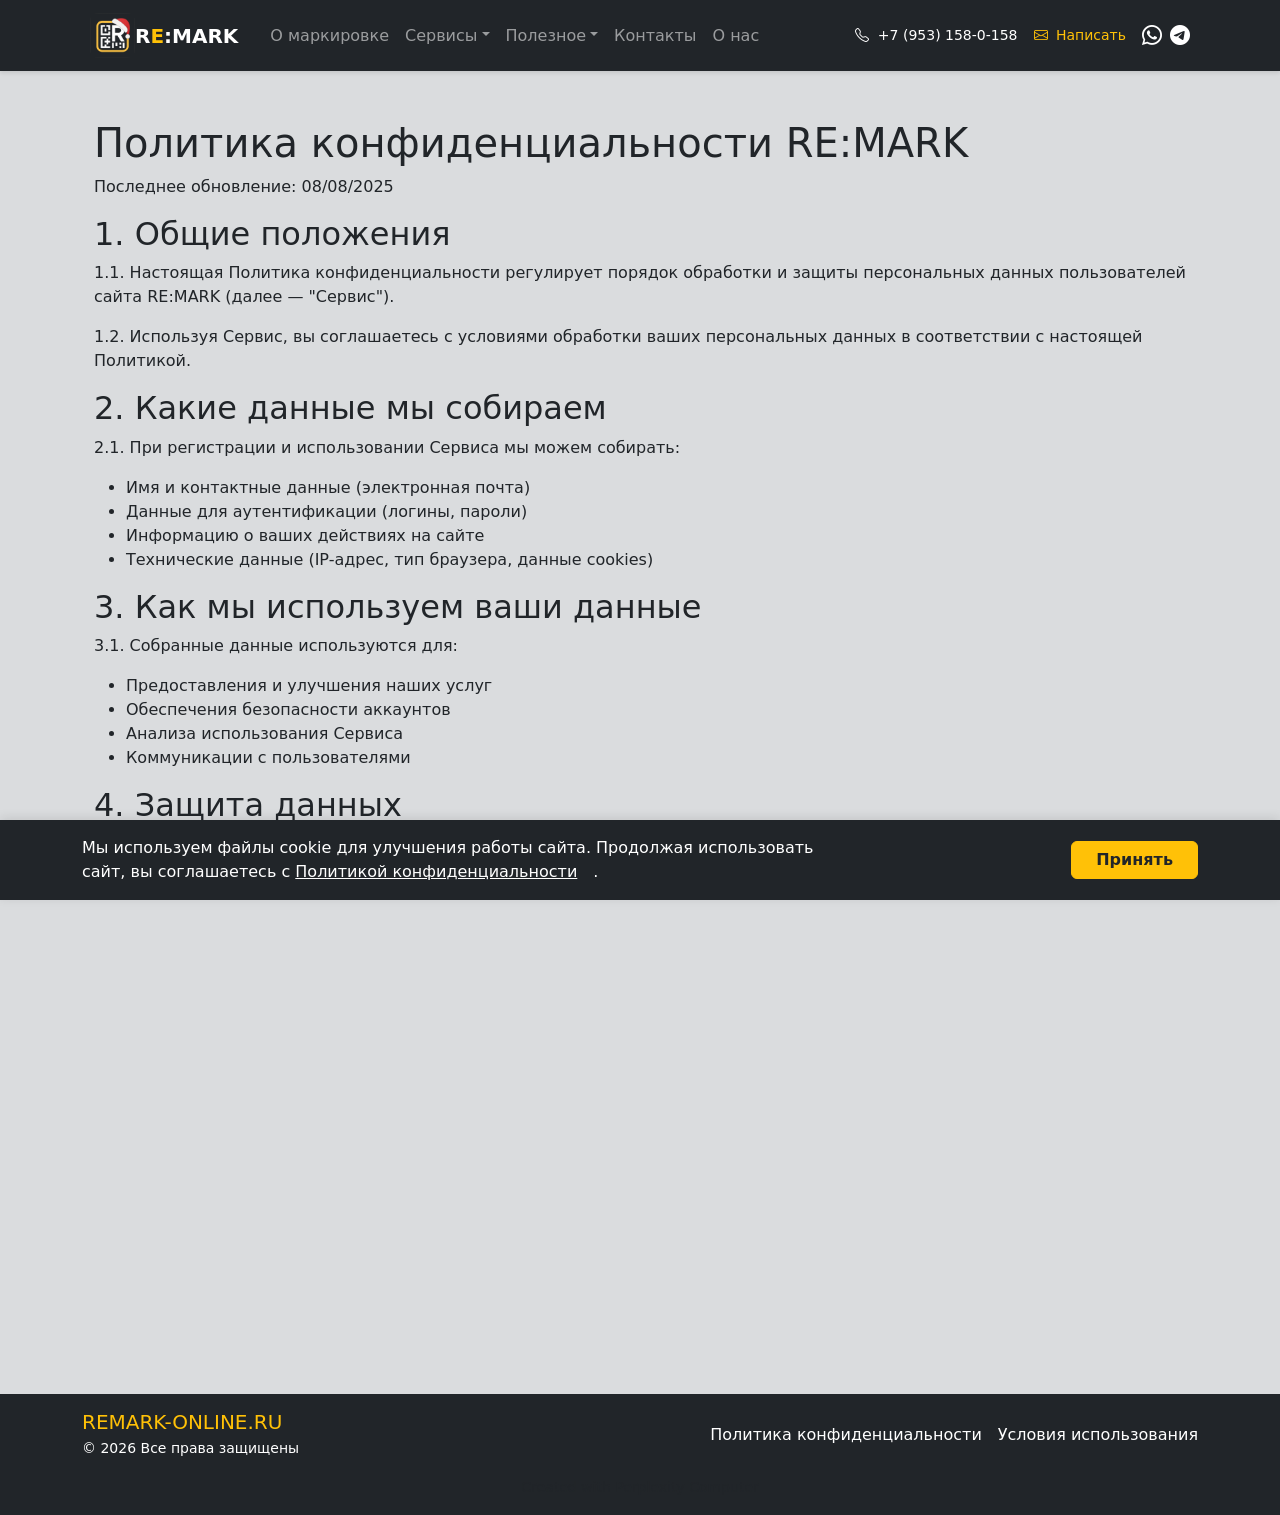
<file: privacy.html>
<!DOCTYPE html>
<html lang="ru">
<head>
    <!-- Created with Perplexity Computer - https://www.perplexity.ai/computer -->
<!--
 ____                 _           _ _            ____                            _
|  _ \ ___ _ __ _ __ | | _____  _(_) |_ _   _  / ___|___  _ __ ___  _ __  _   _| |_ ___ _ __
| |_) / _ \ '__| '_ \| |/ _ \ \/ / | __| | | || |   / _ \| '_ ` _ \| '_ \| | | | __/ _ \ '__|
|  __/  __/ |  | |_) | |  __/>  <| | |_| |_| || |__| (_) | | | | | | |_) | |_| | ||  __/ |
|_|   \___|_|  | .__/|_|\___/_/\_\_|\__|\__, | \____\___/|_| |_| |_| .__/ \__,_|\__\___|_|
               |_|                      |___/                       |_|
-->
<meta charset="UTF-8">
<meta name="viewport" content="width=device-width, initial-scale=1.0">
<link href="https://cdn.jsdelivr.net/npm/bootstrap@5.3.0/dist/css/bootstrap.min.css" rel="stylesheet">
<link rel="stylesheet" href="https://cdn.jsdelivr.net/npm/bootstrap-icons@1.11.1/font/bootstrap-icons.css">
<link rel="stylesheet" href="https://cdnjs.cloudflare.com/ajax/libs/font-awesome/6.4.0/css/all.min.css">
<link rel="stylesheet" href="css/style.css">
<link rel="shortcut icon" href="img/favicon.ico" type="image/x-icon">

    <title>RE:MARK - Политика конфиденциальности</title>
    <meta name="description" content="Политика конфиденциальности сервиса RE:MARK.">
</head>
<body class="d-flex bg-secondary bg-opacity-25 flex-column min-vh-100">
<nav class="navbar navbar-expand-lg navbar-dark bg-dark mb-4 sticky-top">
    <div class="container">
        <a class="ms-2 navbar-brand d-flex align-items-center me-4" href="index.html">
            <img src="img/logo1.png" alt="RE:MARK" class="rounded-3 logo-small" style="width: 45px; height: auto">
            R<span class="text-warning">E</span>:MARK
        </a>
        <button class="navbar-toggler" type="button" data-bs-toggle="collapse" data-bs-target="#navbarNav">
            <span class="navbar-toggler-icon"></span>
        </button>
        <div class="collapse navbar-collapse" id="navbarNav">
            <ul class="navbar-nav me-auto">
                <li class="nav-item">
                    <a class="nav-link" href="about_marking.html">О маркировке</a>
                </li>
                <li class="nav-item dropdown">
                    <a class="nav-link dropdown-toggle" href="#" role="button" data-bs-toggle="dropdown">Сервисы</a>
                    <ul class="dropdown-menu dropdown-menu-dark">
                        <li>
                            <a class="dropdown-item" href="mass_processing.html">
                                <div>
                                    <div class="d-flex align-items-center justify-content-between mb-1">
                                        <span class="text-warning fw-bold">Массовая проверка КИЗ</span>
                                        <span class="badge bg-danger rounded-pill" style="font-size: 0.6rem;">НОВОЕ</span>
                                    </div>
                                    <div><small class="text-white">Проверка партий товаров</small></div>
                                </div>
                            </a>
                        </li>
                    </ul>
                </li>
                <li class="nav-item dropdown">
                    <a class="nav-link dropdown-toggle" href="#" role="button" data-bs-toggle="dropdown">Полезное</a>
                    <ul class="dropdown-menu dropdown-menu-dark">
                        <li><a class="dropdown-item" href="utp.html"><div><div class="text-warning mb-1">Процесс работы</div><small class="text-white">Описание процессов работы с маркировкой</small></div></a></li>
                        <li><a class="dropdown-item" href="faq.html"><div><div class="text-warning mb-1">FAQ - (Вопрос-ответ)</div><small class="text-white">Часто задаваемые вопросы о маркировке</small></div></a></li>
                    </ul>
                </li>
                <li class="nav-item"><a class="nav-link" href="contact.html">Контакты</a></li>
                <li class="nav-item"><a class="nav-link" href="about.html">О нас</a></li>
            </ul>
            <div class="d-none d-lg-flex align-items-center">
                <a href="tel:+79531580158" class="text-white me-3 text-decoration-none small"><i class="bi bi-telephone me-1"></i> +7 (953) 158-0-158</a>
                <a href="mailto:remark-online@yandex.ru" class="text-warning text-decoration-none small me-3"><i class="bi bi-envelope me-1"></i> Написать</a>
                <a href="https://wa.me/79531580158" target="_blank" class="text-white text-decoration-none fs-5 me-2"><i class="bi bi-whatsapp"></i></a>
                <a href="https://t.me/remark_online" target="_blank" class="text-white text-decoration-none fs-5 me-2"><i class="bi bi-telegram"></i></a>
            </div>
            <div class="d-lg-none ms-auto me-2">
                <a href="tel:+79531580158" class="btn btn-dark btn-sm me-1"><i class="bi bi-telephone"></i></a>
                <a href="mailto:remark-online@yandex.ru" class="btn btn-warning btn-sm me-1"><i class="bi bi-envelope"></i></a>
                <a href="https://wa.me/79531580158" target="_blank" class="btn btn-dark btn-sm me-1"><i class="bi bi-whatsapp"></i></a>
                <a href="https://t.me/remark_online" target="_blank" class="btn btn-dark btn-sm"><i class="bi bi-telegram"></i></a>
            </div>
        </div>
    </div>
</nav>
<main class="container my-4">

<div class="privacy-policy container">
    <h1>Политика конфиденциальности RE:MARK</h1>
    <p>Последнее обновление: 08/08/2025</p>
    <section><h2>1. Общие положения</h2><p>1.1. Настоящая Политика конфиденциальности регулирует порядок обработки и защиты персональных данных пользователей сайта RE:MARK (далее — "Сервис").</p><p>1.2. Используя Сервис, вы соглашаетесь с условиями обработки ваших персональных данных в соответствии с настоящей Политикой.</p></section>
    <section><h2>2. Какие данные мы собираем</h2><p>2.1. При регистрации и использовании Сервиса мы можем собирать:</p><ul><li>Имя и контактные данные (электронная почта)</li><li>Данные для аутентификации (логины, пароли)</li><li>Информацию о ваших действиях на сайте</li><li>Технические данные (IP-адрес, тип браузера, данные cookies)</li></ul></section>
    <section><h2>3. Как мы используем ваши данные</h2><p>3.1. Собранные данные используются для:</p><ul><li>Предоставления и улучшения наших услуг</li><li>Обеспечения безопасности аккаунтов</li><li>Анализа использования Сервиса</li><li>Коммуникации с пользователями</li></ul></section>
    <section><h2>4. Защита данных</h2><p>4.1. Мы применяем организационные и технические меры для защиты ваших персональных данных от несанкционированного доступа, изменения или уничтожения.</p></section>
    <section><h2>5. Передача данных третьим лицам</h2><p>5.1. Мы не передаем ваши персональные данные третьим лицам, за исключением:</p><ul><li>Случаев, предусмотренных законодательством</li><li>При использовании сторонних сервисов аналитики</li></ul></section>
    <section><h2>6. Cookies</h2><p>6.1. Сервис использует cookies для улучшения работы сайта и сбора аналитических данных.</p><p>6.2. Вы можете отключить cookies в настройках браузера, но это может повлиять на функциональность Сервиса.</p></section>
    <section><h2>7. Изменения в Политике</h2><p>7.1. Мы оставляем право вносить изменения в настоящую Политику. Актуальная версия всегда доступна на этой странице.</p></section>
    <section><h2>8. Контакты</h2><p>По всем вопросам, связанным с защитой персональных данных, вы можете связаться с нами по адресу: remark-online@yandex.ru</p></section>
</div>

</main>
<footer class="footer mt-auto py-3 bg-dark">
    <div class="container">
        <div class="row align-items-center">
            <div class="col-md-6">
                <h5 class="text-warning mb-1">REMARK-ONLINE.RU</h5>
                <p class="text-white small mb-0">&copy; 2026 Все права защищены</p>
            </div>
            <div class="col-md-6 text-md-end mt-2 mt-md-0">
                <div class="d-flex flex-md-row flex-column gap-2 gap-md-3 justify-content-md-end">
                    <a href="privacy.html" class="text-white text-decoration-none">Политика конфиденциальности</a>
                    <a href="terms.html" class="text-white text-decoration-none">Условия использования</a>
                </div>
            </div>
        </div>
        <div class="text-center mt-3">
            <a href="https://www.perplexity.ai/computer" target="_blank" rel="noopener noreferrer" class="text-muted small text-decoration-none">
                Created with Perplexity Computer
            </a>
        </div>
    </div>
</footer>
<div class="cookie-consent fixed-bottom bg-dark text-white py-3 d-none">
    <div class="container">
        <div class="row align-items-center">
            <div class="col-md-8">
                <p class="mb-md-0">Мы используем файлы cookie для улучшения работы сайта. Продолжая использовать сайт, вы соглашаетесь с <a href="privacy.html" class="text-white me-3">Политикой конфиденциальности</a>.</p>
            </div>
            <div class="col-md-4 text-md-end mt-3 mt-md-0">
                <button class="btn btn-warning fw-bold px-4" id="acceptCookies">Принять</button>
            </div>
        </div>
    </div>
</div>

<script src="https://cdn.jsdelivr.net/npm/bootstrap@5.3.0/dist/js/bootstrap.bundle.min.js"></script>
<script src="js/main.js"></script>
</body>
</html>
</file>
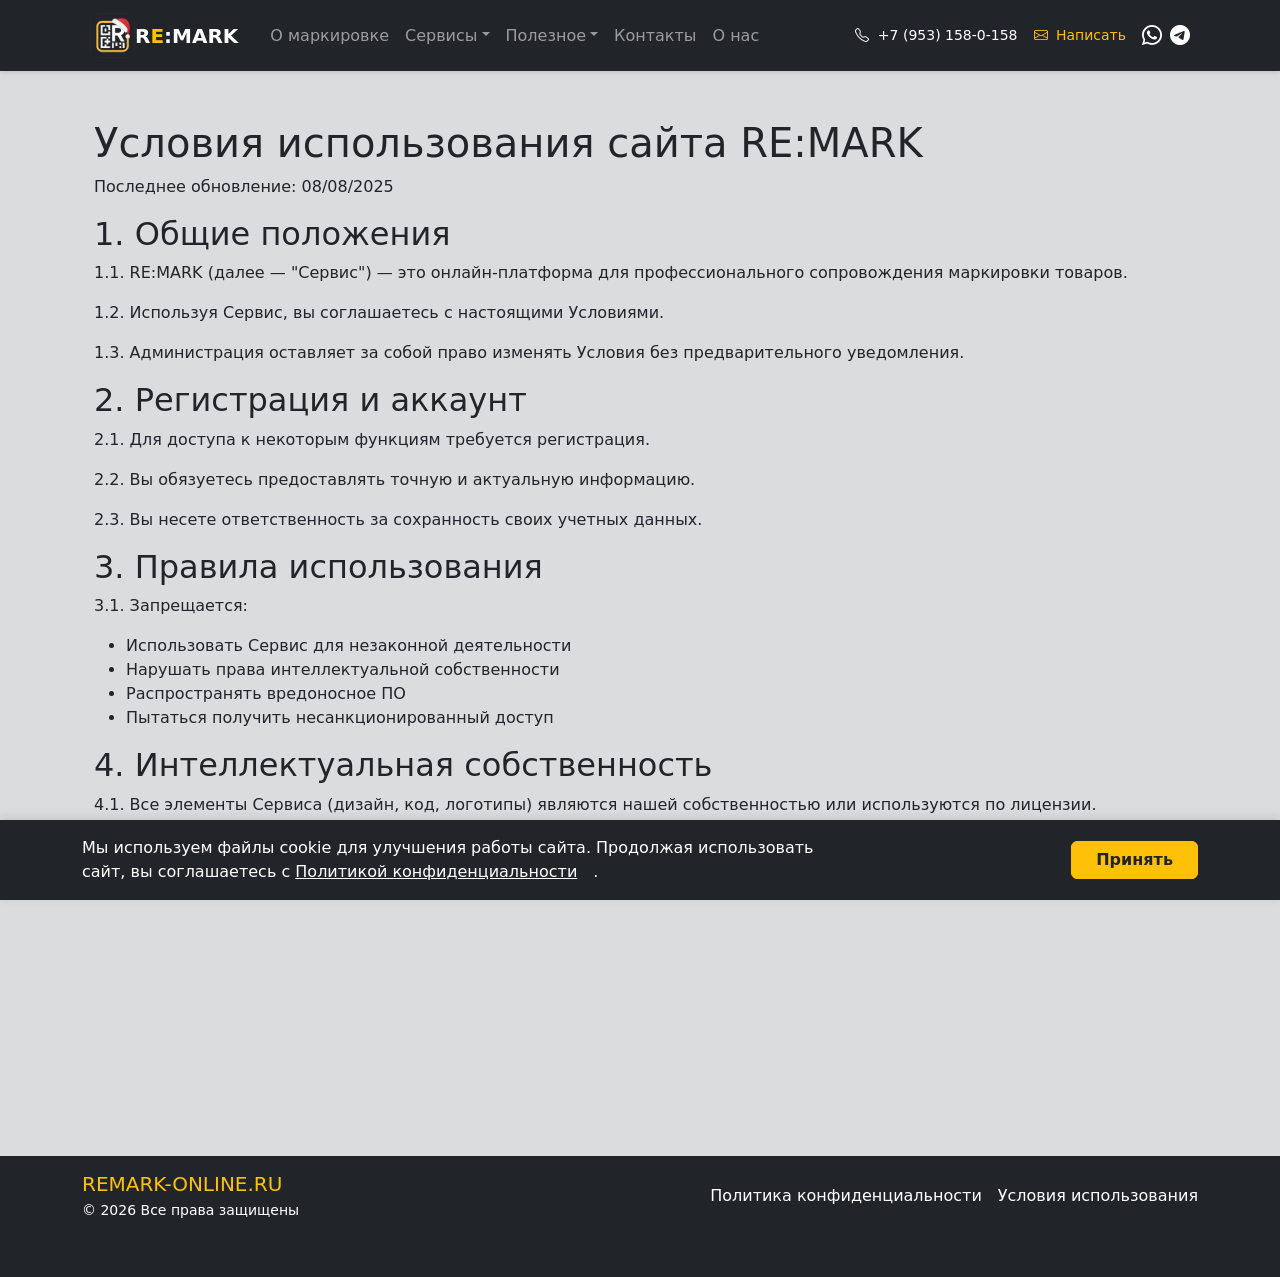
<file: terms.html>
<!DOCTYPE html>
<html lang="ru">
<head>
    <!-- Created with Perplexity Computer - https://www.perplexity.ai/computer -->
<!--
 ____                 _           _ _            ____                            _
|  _ \ ___ _ __ _ __ | | _____  _(_) |_ _   _  / ___|___  _ __ ___  _ __  _   _| |_ ___ _ __
| |_) / _ \ '__| '_ \| |/ _ \ \/ / | __| | | || |   / _ \| '_ ` _ \| '_ \| | | | __/ _ \ '__|
|  __/  __/ |  | |_) | |  __/>  <| | |_| |_| || |__| (_) | | | | | | |_) | |_| | ||  __/ |
|_|   \___|_|  | .__/|_|\___/_/\_\_|\__|\__, | \____\___/|_| |_| |_| .__/ \__,_|\__\___|_|
               |_|                      |___/                       |_|
-->
<meta charset="UTF-8">
<meta name="viewport" content="width=device-width, initial-scale=1.0">
<link href="https://cdn.jsdelivr.net/npm/bootstrap@5.3.0/dist/css/bootstrap.min.css" rel="stylesheet">
<link rel="stylesheet" href="https://cdn.jsdelivr.net/npm/bootstrap-icons@1.11.1/font/bootstrap-icons.css">
<link rel="stylesheet" href="https://cdnjs.cloudflare.com/ajax/libs/font-awesome/6.4.0/css/all.min.css">
<link rel="stylesheet" href="css/style.css">
<link rel="shortcut icon" href="img/favicon.ico" type="image/x-icon">

    <title>RE:MARK - Условия использования</title>
    <meta name="description" content="Условия использования сервиса RE:MARK.">
</head>
<body class="d-flex bg-secondary bg-opacity-25 flex-column min-vh-100">
<nav class="navbar navbar-expand-lg navbar-dark bg-dark mb-4 sticky-top">
    <div class="container">
        <a class="ms-2 navbar-brand d-flex align-items-center me-4" href="index.html">
            <img src="img/logo1.png" alt="RE:MARK" class="rounded-3 logo-small" style="width: 45px; height: auto">
            R<span class="text-warning">E</span>:MARK
        </a>
        <button class="navbar-toggler" type="button" data-bs-toggle="collapse" data-bs-target="#navbarNav">
            <span class="navbar-toggler-icon"></span>
        </button>
        <div class="collapse navbar-collapse" id="navbarNav">
            <ul class="navbar-nav me-auto">
                <li class="nav-item">
                    <a class="nav-link" href="about_marking.html">О маркировке</a>
                </li>
                <li class="nav-item dropdown">
                    <a class="nav-link dropdown-toggle" href="#" role="button" data-bs-toggle="dropdown">Сервисы</a>
                    <ul class="dropdown-menu dropdown-menu-dark">
                        <li>
                            <a class="dropdown-item" href="mass_processing.html">
                                <div>
                                    <div class="d-flex align-items-center justify-content-between mb-1">
                                        <span class="text-warning fw-bold">Массовая проверка КИЗ</span>
                                        <span class="badge bg-danger rounded-pill" style="font-size: 0.6rem;">НОВОЕ</span>
                                    </div>
                                    <div><small class="text-white">Проверка партий товаров</small></div>
                                </div>
                            </a>
                        </li>
                    </ul>
                </li>
                <li class="nav-item dropdown">
                    <a class="nav-link dropdown-toggle" href="#" role="button" data-bs-toggle="dropdown">Полезное</a>
                    <ul class="dropdown-menu dropdown-menu-dark">
                        <li><a class="dropdown-item" href="utp.html"><div><div class="text-warning mb-1">Процесс работы</div><small class="text-white">Описание процессов работы с маркировкой</small></div></a></li>
                        <li><a class="dropdown-item" href="faq.html"><div><div class="text-warning mb-1">FAQ - (Вопрос-ответ)</div><small class="text-white">Часто задаваемые вопросы о маркировке</small></div></a></li>
                    </ul>
                </li>
                <li class="nav-item"><a class="nav-link" href="contact.html">Контакты</a></li>
                <li class="nav-item"><a class="nav-link" href="about.html">О нас</a></li>
            </ul>
            <div class="d-none d-lg-flex align-items-center">
                <a href="tel:+79531580158" class="text-white me-3 text-decoration-none small"><i class="bi bi-telephone me-1"></i> +7 (953) 158-0-158</a>
                <a href="mailto:remark-online@yandex.ru" class="text-warning text-decoration-none small me-3"><i class="bi bi-envelope me-1"></i> Написать</a>
                <a href="https://wa.me/79531580158" target="_blank" class="text-white text-decoration-none fs-5 me-2"><i class="bi bi-whatsapp"></i></a>
                <a href="https://t.me/remark_online" target="_blank" class="text-white text-decoration-none fs-5 me-2"><i class="bi bi-telegram"></i></a>
            </div>
            <div class="d-lg-none ms-auto me-2">
                <a href="tel:+79531580158" class="btn btn-dark btn-sm me-1"><i class="bi bi-telephone"></i></a>
                <a href="mailto:remark-online@yandex.ru" class="btn btn-warning btn-sm me-1"><i class="bi bi-envelope"></i></a>
                <a href="https://wa.me/79531580158" target="_blank" class="btn btn-dark btn-sm me-1"><i class="bi bi-whatsapp"></i></a>
                <a href="https://t.me/remark_online" target="_blank" class="btn btn-dark btn-sm"><i class="bi bi-telegram"></i></a>
            </div>
        </div>
    </div>
</nav>
<main class="container my-4">

<div class="terms-of-service container">
    <h1>Условия использования сайта RE:MARK</h1>
    <p>Последнее обновление: 08/08/2025</p>
    <section><h2>1. Общие положения</h2><p>1.1. RE:MARK (далее — "Сервис") — это онлайн-платформа для профессионального сопровождения маркировки товаров.</p><p>1.2. Используя Сервис, вы соглашаетесь с настоящими Условиями.</p><p>1.3. Администрация оставляет за собой право изменять Условия без предварительного уведомления.</p></section>
    <section><h2>2. Регистрация и аккаунт</h2><p>2.1. Для доступа к некоторым функциям требуется регистрация.</p><p>2.2. Вы обязуетесь предоставлять точную и актуальную информацию.</p><p>2.3. Вы несете ответственность за сохранность своих учетных данных.</p></section>
    <section><h2>3. Правила использования</h2><p>3.1. Запрещается:</p><ul><li>Использовать Сервис для незаконной деятельности</li><li>Нарушать права интеллектуальной собственности</li><li>Распространять вредоносное ПО</li><li>Пытаться получить несанкционированный доступ</li></ul></section>
    <section><h2>4. Интеллектуальная собственность</h2><p>4.1. Все элементы Сервиса (дизайн, код, логотипы) являются нашей собственностью или используются по лицензии.</p></section>
    <section><h2>5. Ограничение ответственности</h2><p>5.1. Сервис предоставляется "как есть". Мы не гарантируем бесперебойную работу.</p></section>
    <section><h2>6. Заключительные положения</h2><p>6.1. Эти Условия регулируются законодательством Российской Федерации.</p><p>6.2. Все споры решаются путем переговоров.</p></section>
    <section><h2>7. Контакты</h2><p>По вопросам, связанным с Условиями использования, обращайтесь: remark-online@yandex.ru</p></section>
</div>

</main>
<footer class="footer mt-auto py-3 bg-dark">
    <div class="container">
        <div class="row align-items-center">
            <div class="col-md-6">
                <h5 class="text-warning mb-1">REMARK-ONLINE.RU</h5>
                <p class="text-white small mb-0">&copy; 2026 Все права защищены</p>
            </div>
            <div class="col-md-6 text-md-end mt-2 mt-md-0">
                <div class="d-flex flex-md-row flex-column gap-2 gap-md-3 justify-content-md-end">
                    <a href="privacy.html" class="text-white text-decoration-none">Политика конфиденциальности</a>
                    <a href="terms.html" class="text-white text-decoration-none">Условия использования</a>
                </div>
            </div>
        </div>
        <div class="text-center mt-3">
            <a href="https://www.perplexity.ai/computer" target="_blank" rel="noopener noreferrer" class="text-muted small text-decoration-none">
                Created with Perplexity Computer
            </a>
        </div>
    </div>
</footer>
<div class="cookie-consent fixed-bottom bg-dark text-white py-3 d-none">
    <div class="container">
        <div class="row align-items-center">
            <div class="col-md-8">
                <p class="mb-md-0">Мы используем файлы cookie для улучшения работы сайта. Продолжая использовать сайт, вы соглашаетесь с <a href="privacy.html" class="text-white me-3">Политикой конфиденциальности</a>.</p>
            </div>
            <div class="col-md-4 text-md-end mt-3 mt-md-0">
                <button class="btn btn-warning fw-bold px-4" id="acceptCookies">Принять</button>
            </div>
        </div>
    </div>
</div>

<script src="https://cdn.jsdelivr.net/npm/bootstrap@5.3.0/dist/js/bootstrap.bundle.min.js"></script>
<script src="js/main.js"></script>
</body>
</html>
</file>
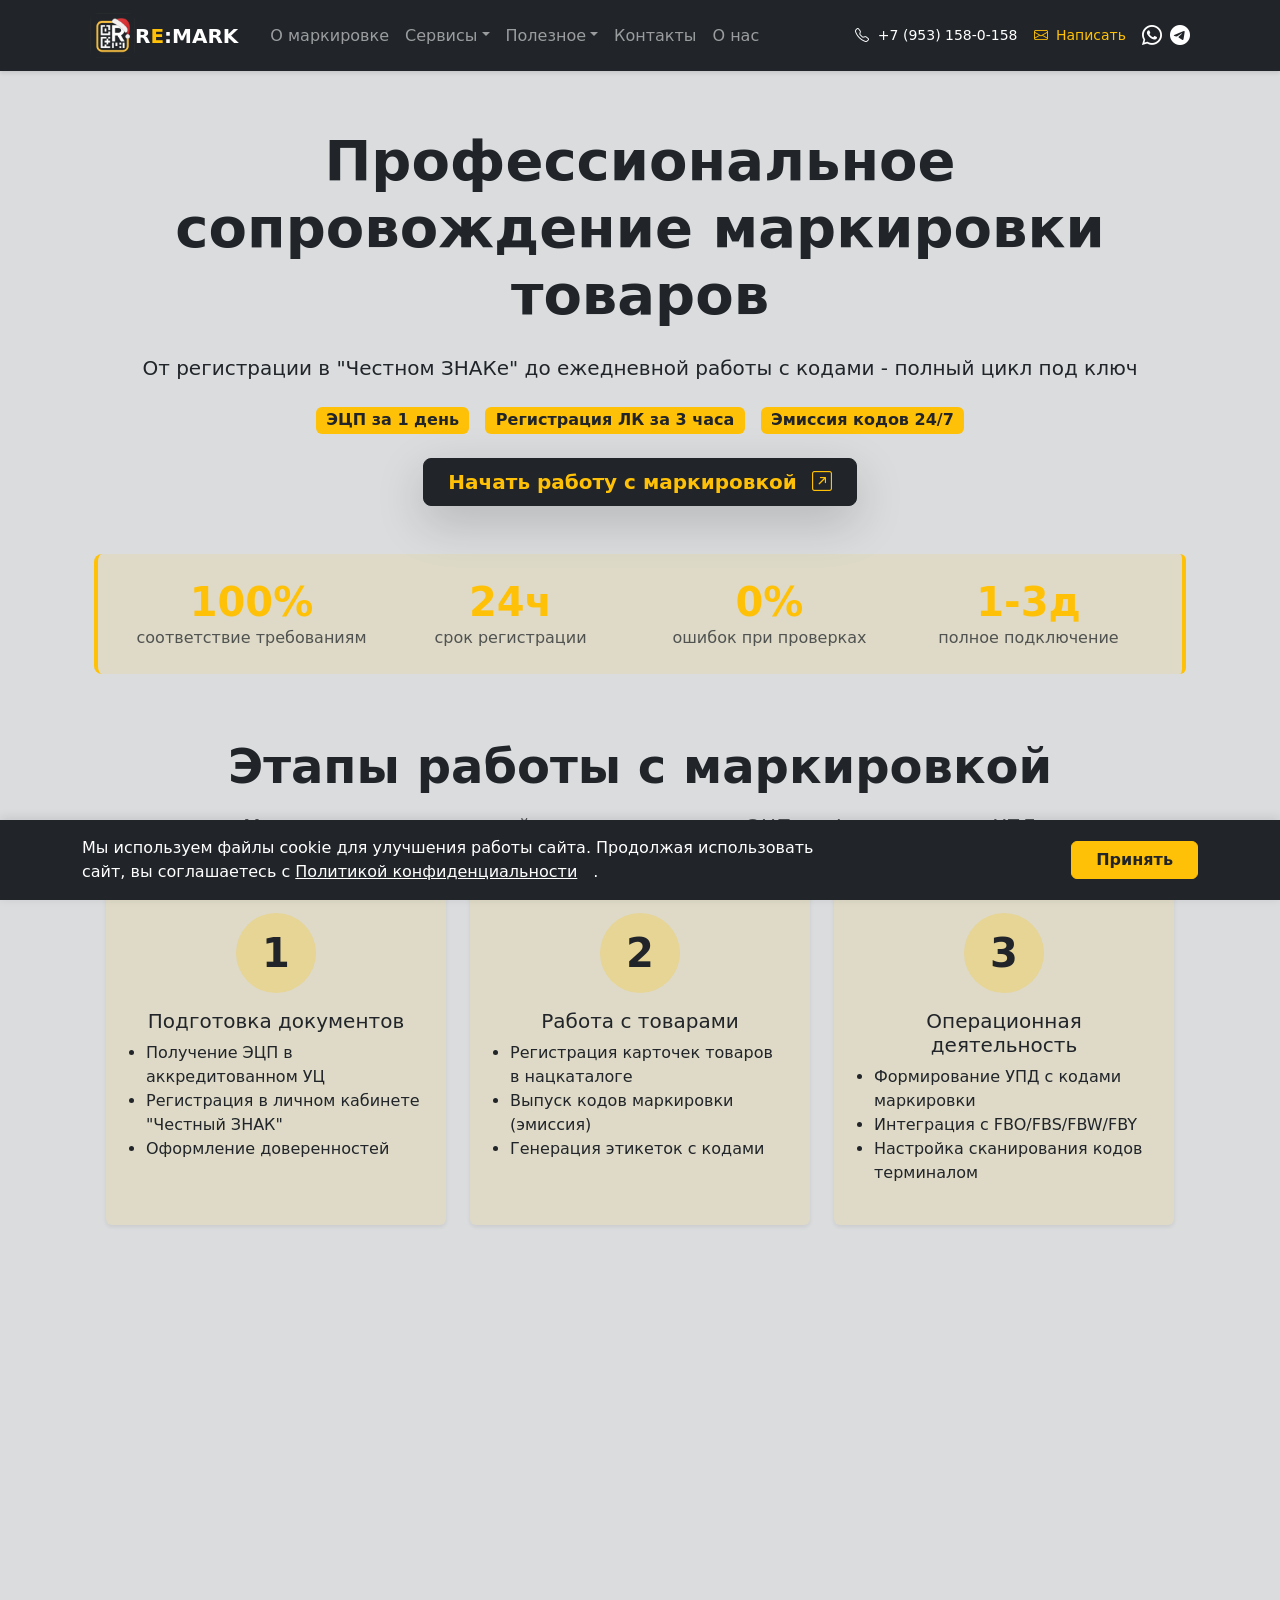
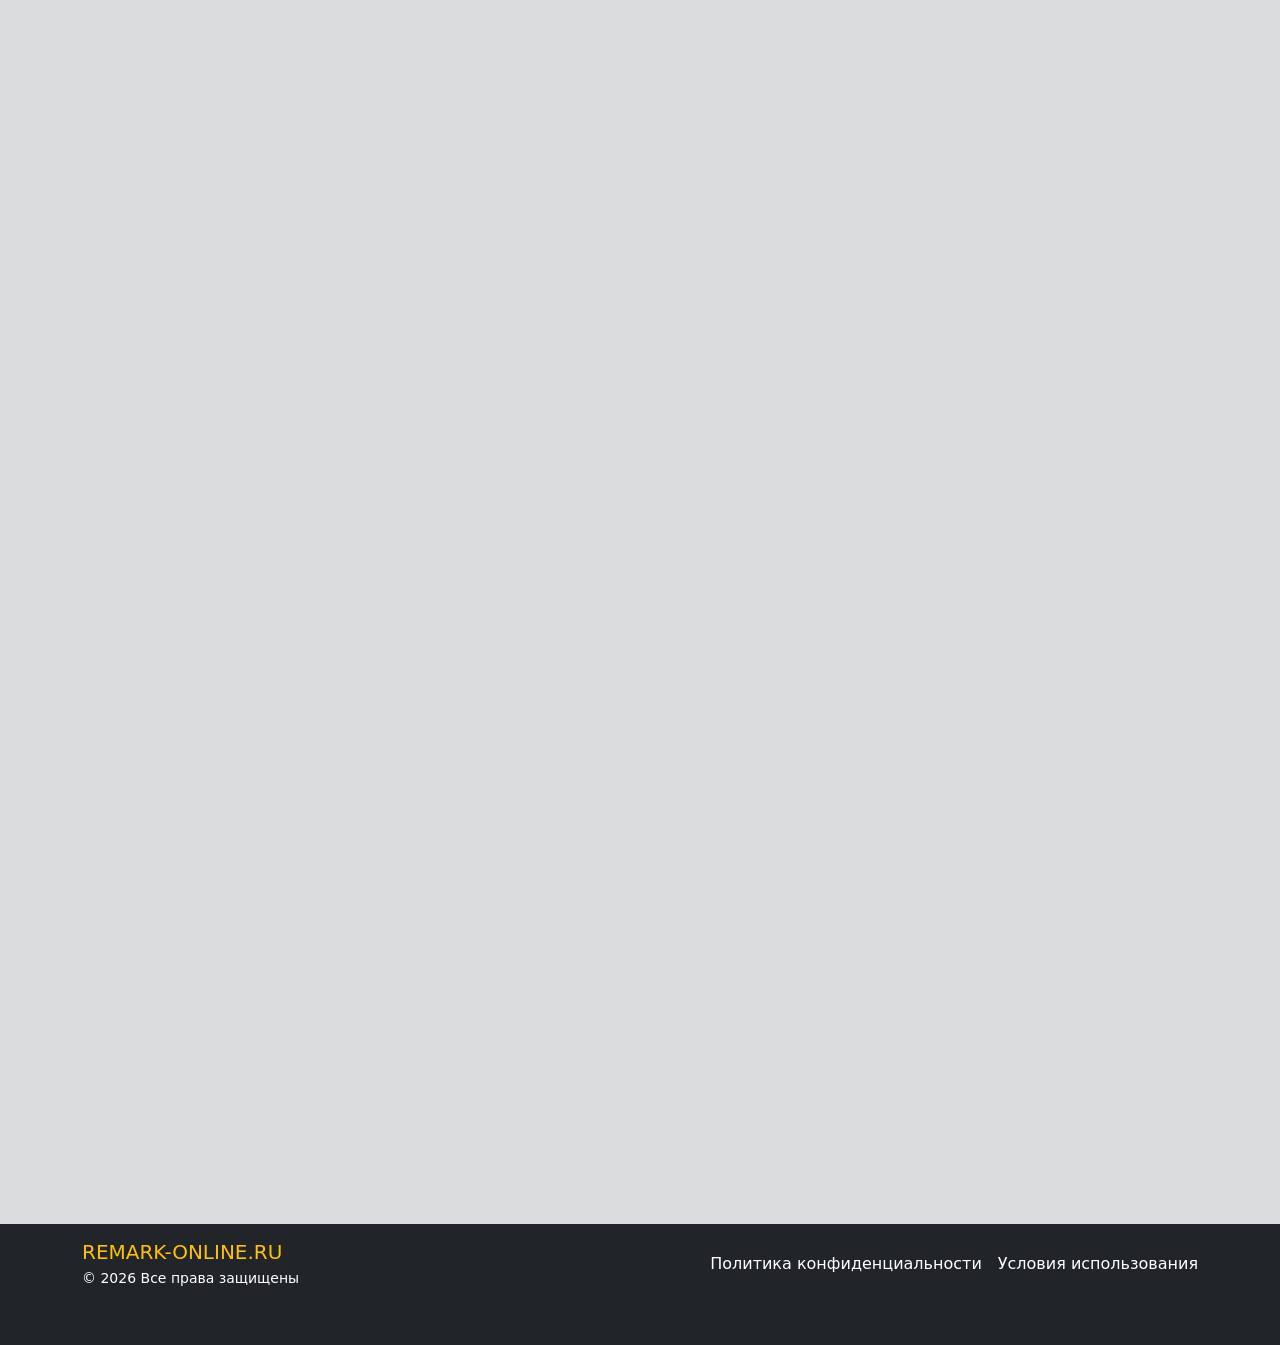
<file: utp.html>
<!DOCTYPE html>
<html lang="ru">
<head>
    <!-- Created with Perplexity Computer - https://www.perplexity.ai/computer -->
<!--
 ____                 _           _ _            ____                            _
|  _ \ ___ _ __ _ __ | | _____  _(_) |_ _   _  / ___|___  _ __ ___  _ __  _   _| |_ ___ _ __
| |_) / _ \ '__| '_ \| |/ _ \ \/ / | __| | | || |   / _ \| '_ ` _ \| '_ \| | | | __/ _ \ '__|
|  __/  __/ |  | |_) | |  __/>  <| | |_| |_| || |__| (_) | | | | | | |_) | |_| | ||  __/ |
|_|   \___|_|  | .__/|_|\___/_/\_\_|\__|\__, | \____\___/|_| |_| |_| .__/ \__,_|\__\___|_|
               |_|                      |___/                       |_|
-->
<meta charset="UTF-8">
<meta name="viewport" content="width=device-width, initial-scale=1.0">
<link href="https://cdn.jsdelivr.net/npm/bootstrap@5.3.0/dist/css/bootstrap.min.css" rel="stylesheet">
<link rel="stylesheet" href="https://cdn.jsdelivr.net/npm/bootstrap-icons@1.11.1/font/bootstrap-icons.css">
<link rel="stylesheet" href="https://cdnjs.cloudflare.com/ajax/libs/font-awesome/6.4.0/css/all.min.css">
<link rel="stylesheet" href="css/style.css">
<link rel="shortcut icon" href="img/favicon.ico" type="image/x-icon">

    <title>Маркировка «Честный ЗНАК» - Полное сопровождение</title>
    <meta name="description" content="Профессиональное сопровождение маркировки товаров. От регистрации в Честном ЗНАКе до ежедневной работы с кодами.">
</head>
<body class="d-flex bg-secondary bg-opacity-25 flex-column min-vh-100">
<nav class="navbar navbar-expand-lg navbar-dark bg-dark mb-4 sticky-top">
    <div class="container">
        <a class="ms-2 navbar-brand d-flex align-items-center me-4" href="index.html">
            <img src="img/logo1.png" alt="RE:MARK" class="rounded-3 logo-small" style="width: 45px; height: auto">
            R<span class="text-warning">E</span>:MARK
        </a>
        <button class="navbar-toggler" type="button" data-bs-toggle="collapse" data-bs-target="#navbarNav">
            <span class="navbar-toggler-icon"></span>
        </button>
        <div class="collapse navbar-collapse" id="navbarNav">
            <ul class="navbar-nav me-auto">
                <li class="nav-item">
                    <a class="nav-link" href="about_marking.html">О маркировке</a>
                </li>
                <li class="nav-item dropdown">
                    <a class="nav-link dropdown-toggle" href="#" role="button" data-bs-toggle="dropdown">Сервисы</a>
                    <ul class="dropdown-menu dropdown-menu-dark">
                        <li>
                            <a class="dropdown-item" href="mass_processing.html">
                                <div>
                                    <div class="d-flex align-items-center justify-content-between mb-1">
                                        <span class="text-warning fw-bold">Массовая проверка КИЗ</span>
                                        <span class="badge bg-danger rounded-pill" style="font-size: 0.6rem;">НОВОЕ</span>
                                    </div>
                                    <div><small class="text-white">Проверка партий товаров</small></div>
                                </div>
                            </a>
                        </li>
                    </ul>
                </li>
                <li class="nav-item dropdown">
                    <a class="nav-link dropdown-toggle" href="#" role="button" data-bs-toggle="dropdown">Полезное</a>
                    <ul class="dropdown-menu dropdown-menu-dark">
                        <li><a class="dropdown-item" href="utp.html"><div><div class="text-warning mb-1">Процесс работы</div><small class="text-white">Описание процессов работы с маркировкой</small></div></a></li>
                        <li><a class="dropdown-item" href="faq.html"><div><div class="text-warning mb-1">FAQ - (Вопрос-ответ)</div><small class="text-white">Часто задаваемые вопросы о маркировке</small></div></a></li>
                    </ul>
                </li>
                <li class="nav-item"><a class="nav-link" href="contact.html">Контакты</a></li>
                <li class="nav-item"><a class="nav-link" href="about.html">О нас</a></li>
            </ul>
            <div class="d-none d-lg-flex align-items-center">
                <a href="tel:+79531580158" class="text-white me-3 text-decoration-none small"><i class="bi bi-telephone me-1"></i> +7 (953) 158-0-158</a>
                <a href="mailto:remark-online@yandex.ru" class="text-warning text-decoration-none small me-3"><i class="bi bi-envelope me-1"></i> Написать</a>
                <a href="https://wa.me/79531580158" target="_blank" class="text-white text-decoration-none fs-5 me-2"><i class="bi bi-whatsapp"></i></a>
                <a href="https://t.me/remark_online" target="_blank" class="text-white text-decoration-none fs-5 me-2"><i class="bi bi-telegram"></i></a>
            </div>
            <div class="d-lg-none ms-auto me-2">
                <a href="tel:+79531580158" class="btn btn-dark btn-sm me-1"><i class="bi bi-telephone"></i></a>
                <a href="mailto:remark-online@yandex.ru" class="btn btn-warning btn-sm me-1"><i class="bi bi-envelope"></i></a>
                <a href="https://wa.me/79531580158" target="_blank" class="btn btn-dark btn-sm me-1"><i class="bi bi-whatsapp"></i></a>
                <a href="https://t.me/remark_online" target="_blank" class="btn btn-dark btn-sm"><i class="bi bi-telegram"></i></a>
            </div>
        </div>
    </div>
</nav>
<main class="container my-4">

<main>
    <section class="py-2">
        <div class="container">
            <section class="hero-section text-center">
                <div class="container">
                    <div class="row align-items-center"><div class="col">
                        <h1 class="display-4 fw-bold mb-4">Профессиональное сопровождение маркировки товаров</h1>
                        <p class="lead mb-4">От регистрации в "Честном ЗНАКе" до ежедневной работы с кодами - полный цикл под ключ</p>
                        <div class="d-flex flex-wrap gap-3 mb-4 justify-content-center">
                            <span class="badge bg-warning text-dark fs-6">ЭЦП за 1 день</span>
                            <span class="badge bg-warning text-dark fs-6">Регистрация ЛК за 3 часа</span>
                            <span class="badge bg-warning text-dark fs-6">Эмиссия кодов 24/7</span>
                        </div>
                        <button class="btn btn-dark text-warning mb-5 btn-lg fw-bold px-4 shadow-lg fs-5" data-bs-toggle="modal" data-bs-target="#consultModal">Начать работу с маркировкой <i class="bi bi-arrow-up-right-square ms-2"></i></button>
                    </div></div>
                </div>
            </section>

            <section class="mb-3 p-4 border-start border-end border-4 border-warning rounded-3 bg-warning bg-opacity-10 rounded-end">
                <div class="container"><div class="row g-4 text-center">
                    <div class="col-md-3"><div class="display-6 fw-bold text-warning">100%</div><div class="text-muted">соответствие требованиям</div></div>
                    <div class="col-md-3"><div class="display-6 fw-bold text-warning">24ч</div><div class="text-muted">срок регистрации</div></div>
                    <div class="col-md-3"><div class="display-6 fw-bold text-warning">0%</div><div class="text-muted">ошибок при проверках</div></div>
                    <div class="col-md-3"><div class="display-6 fw-bold text-warning">1-3д</div><div class="text-muted">полное подключение</div></div>
                </div></div>
            </section>

            <section class="py-5" id="process">
                <div class="container">
                    <div class="text-center mb-5"><h2 class="display-5 fw-bold mb-3">Этапы работы с маркировкой</h2><p class="lead text-muted">Мы сопровождаем каждый шаг - от получения ЭЦП до формирования УПД</p></div>
                    <div class="row g-4">
                        <div class="col-md-4"><div class="card h-100 border-0 shadow-sm bg-warning bg-opacity-10"><div class="card-body text-center p-4"><div class="bg-warning bg-opacity-25 rounded-circle d-inline-flex align-items-center justify-content-center mb-3" style="width:80px;height:80px"><span class="display-6 fw-bold">1</span></div><h3 class="h5">Подготовка документов</h3><ul class="text-start ps-3"><li>Получение ЭЦП в аккредитованном УЦ</li><li>Регистрация в личном кабинете "Честный ЗНАК"</li><li>Оформление доверенностей</li></ul></div></div></div>
                        <div class="col-md-4"><div class="card h-100 border-0 shadow-sm bg-warning bg-opacity-10"><div class="card-body text-center p-4"><div class="bg-warning bg-opacity-25 rounded-circle d-inline-flex align-items-center justify-content-center mb-3" style="width:80px;height:80px"><span class="display-6 fw-bold">2</span></div><h3 class="h5">Работа с товарами</h3><ul class="text-start ps-3"><li>Регистрация карточек товаров в нацкаталоге</li><li>Выпуск кодов маркировки (эмиссия)</li><li>Генерация этикеток с кодами</li></ul></div></div></div>
                        <div class="col-md-4"><div class="card h-100 border-0 shadow-sm bg-warning bg-opacity-10"><div class="card-body text-center p-4"><div class="bg-warning bg-opacity-25 rounded-circle d-inline-flex align-items-center justify-content-center mb-3" style="width:80px;height:80px"><span class="display-6 fw-bold">3</span></div><h3 class="h5">Операционная деятельность</h3><ul class="text-start ps-3"><li>Формирование УПД с кодами маркировки</li><li>Интеграция с FBO/FBS/FBW/FBY</li><li>Настройка сканирования кодов терминалом</li></ul></div></div></div>
                    </div>
                </div>
            </section>

            <section class="py-5">
                <div class="container"><div class="row align-items-center g-4">
                    <div class="col-md-6"><h2 class="fw-bold mb-3">Этикетки по вашему дизайну</h2><p class="lead text-muted mb-4">Мы можем сформировать и напечатать этикетки с кодами маркировки в любом стиле — под ваш фирменный бренд.</p><ul class="ps-3"><li>Data Matrix код в нужном размере</li><li>Логотип и фирменные цвета</li><li>Любая форма и компоновка элементов</li></ul></div>
                    <div class="col-md-6 text-center"><img src="img/sample-datamatrix-label.jpg" alt="Пример этикетки с Data Matrix" class="img-fluid rounded shadow"></div>
                </div></div>
            </section>

            <section class="py-5 bg-warning bg-opacity-10">
                <div class="container"><div class="text-center mb-5"><h2 class="display-5 fw-bold mb-3">Почему клиенты выбирают нас</h2></div>
                <div class="row g-4">
                    <div class="col-md-6"><div class="p-4 bg-white rounded shadow-sm h-100"><div class="d-flex align-items-start"><i class="bi bi-speedometer2 fs-1 text-warning me-3"></i><div><h3 class="h4">Максимальная скорость</h3><p>Регистрируем ЭЦП за 1 рабочий день, подключаем к "Честному ЗНАКу" за 24 часа.</p></div></div></div></div>
                    <div class="col-md-6"><div class="p-4 bg-white rounded shadow-sm h-100"><div class="d-flex align-items-start"><i class="bi bi-shield-check fs-1 text-warning me-3"></i><div><h3 class="h4">Полная юридическая защита</h3><p>Гарантируем соответствие всем требованиям законодательства.</p></div></div></div></div>
                    <div class="col-md-6"><div class="p-4 bg-white rounded shadow-sm h-100"><div class="d-flex align-items-start"><i class="bi bi-cash-coin fs-1 text-warning me-3"></i><div><h3 class="h4">Прозрачное ценообразование</h3><p>Фиксированная стоимость услуг без скрытых платежей.</p></div></div></div></div>
                    <div class="col-md-6"><div class="p-4 bg-white rounded shadow-sm h-100"><div class="d-flex align-items-start"><i class="bi bi-headset fs-1 text-warning me-3"></i><div><h3 class="h4">Круглосуточная поддержка</h3><p>Личный менеджер 24/7 для решения любых вопросов.</p></div></div></div></div>
                </div></div>
            </section>

            <section class="py-5 bg-dark text-white">
                <div class="container text-center py-4">
                    <h2 class="display-5 fw-bold mb-3">Готовы начать работу с маркировкой?</h2>
                    <p class="lead mb-4 opacity-75">Оставьте заявку и получите бесплатную консультацию специалиста</p>
                    <button class="btn btn-warning btn-lg px-4 fw-bold" data-bs-toggle="modal" data-bs-target="#consultModal">Подключить маркировку</button>
                </div>
            </section>
        </div>
    </section>
</main>

</main>
<footer class="footer mt-auto py-3 bg-dark">
    <div class="container">
        <div class="row align-items-center">
            <div class="col-md-6">
                <h5 class="text-warning mb-1">REMARK-ONLINE.RU</h5>
                <p class="text-white small mb-0">&copy; 2026 Все права защищены</p>
            </div>
            <div class="col-md-6 text-md-end mt-2 mt-md-0">
                <div class="d-flex flex-md-row flex-column gap-2 gap-md-3 justify-content-md-end">
                    <a href="privacy.html" class="text-white text-decoration-none">Политика конфиденциальности</a>
                    <a href="terms.html" class="text-white text-decoration-none">Условия использования</a>
                </div>
            </div>
        </div>
        <div class="text-center mt-3">
            <a href="https://www.perplexity.ai/computer" target="_blank" rel="noopener noreferrer" class="text-muted small text-decoration-none">
                Created with Perplexity Computer
            </a>
        </div>
    </div>
</footer>
<div class="cookie-consent fixed-bottom bg-dark text-white py-3 d-none">
    <div class="container">
        <div class="row align-items-center">
            <div class="col-md-8">
                <p class="mb-md-0">Мы используем файлы cookie для улучшения работы сайта. Продолжая использовать сайт, вы соглашаетесь с <a href="privacy.html" class="text-white me-3">Политикой конфиденциальности</a>.</p>
            </div>
            <div class="col-md-4 text-md-end mt-3 mt-md-0">
                <button class="btn btn-warning fw-bold px-4" id="acceptCookies">Принять</button>
            </div>
        </div>
    </div>
</div>
<div class="modal fade" id="consultModal" tabindex="-1" aria-labelledby="consultModalLabel" aria-hidden="true">
    <div class="modal-dialog modal-dialog-centered">
        <div class="modal-content border-0 shadow">
            <div class="modal-header bg-dark text-white">
                <h5 class="modal-title" id="consultModalLabel">Бесплатная консультация</h5>
                <button type="button" class="btn-close btn-close-white" data-bs-dismiss="modal" aria-label="Закрыть"></button>
            </div>
            <div class="modal-body">
                <p class="text-muted mb-4">Оставьте свои данные — наш специалист свяжется с вами в течение 15 минут</p>
                <form id="consultForm">
                    <div class="mb-3">
                        <label class="form-label">Ваше имя</label>
                        <input type="text" class="form-control" name="name" required>
                    </div>
                    <div class="mb-3">
                        <label class="form-label">Телефон</label>
                        <input type="tel" class="form-control" name="phone" required placeholder="+7 (___) ___-__-__">
                    </div>
                    <div class="mb-3">
                        <label class="form-label">Email</label>
                        <input type="email" class="form-control" name="email">
                    </div>
                    <div class="mb-3">
                        <label class="form-label">Комментарий</label>
                        <textarea class="form-control" rows="3" name="comment"></textarea>
                    </div>
                    <div class="form-check mb-3">
                        <input type="checkbox" class="form-check-input" id="consultAgree" required>
                        <label class="form-check-label small" for="consultAgree">Я согласен на обработку <a href="privacy.html">персональных данных</a></label>
                    </div>
                    <button type="submit" class="btn btn-warning w-100 fw-bold">Отправить заявку</button>
                </form>
                <div id="consultSuccess" class="text-center d-none py-4">
                    <i class="bi bi-check-circle-fill text-success display-3"></i>
                    <h5 class="mt-3">Заявка отправлена!</h5>
                    <p class="text-muted">Мы свяжемся с вами в ближайшее время</p>
                </div>
            </div>
        </div>
    </div>
</div><div class="modal fade" id="orderModal" tabindex="-1" aria-labelledby="orderModalLabel" aria-hidden="true">
    <div class="modal-dialog modal-dialog-centered">
        <div class="modal-content border-0 shadow">
            <div class="modal-header bg-warning text-dark">
                <h5 class="modal-title" id="orderModalLabel">Заказать услугу</h5>
                <button type="button" class="btn-close" data-bs-dismiss="modal" aria-label="Закрыть"></button>
            </div>
            <div class="modal-body">
                <p class="text-muted mb-4">Заполните форму — мы подготовим для вас индивидуальное предложение</p>
                <form id="orderForm">
                    <div class="mb-3">
                        <label class="form-label">Выбранный тариф</label>
                        <input type="text" class="form-control" name="tariff" id="orderTariffInput" readonly>
                    </div>
                    <div class="mb-3">
                        <label class="form-label">Ваше имя</label>
                        <input type="text" class="form-control" name="name" required>
                    </div>
                    <div class="mb-3">
                        <label class="form-label">Телефон</label>
                        <input type="tel" class="form-control" name="phone" required placeholder="+7 (___) ___-__-__">
                    </div>
                    <div class="mb-3">
                        <label class="form-label">Email</label>
                        <input type="email" class="form-control" name="email">
                    </div>
                    <div class="form-check mb-3">
                        <input type="checkbox" class="form-check-input" id="orderAgree" required>
                        <label class="form-check-label small" for="orderAgree">Я согласен на обработку <a href="privacy.html">персональных данных</a></label>
                    </div>
                    <button type="submit" class="btn btn-warning w-100 fw-bold">Оформить заявку</button>
                </form>
                <div id="orderSuccess" class="text-center d-none py-4">
                    <i class="bi bi-check-circle-fill text-success display-3"></i>
                    <h5 class="mt-3">Заявка отправлена!</h5>
                    <p class="text-muted">Мы свяжемся с вами в ближайшее время</p>
                </div>
            </div>
        </div>
    </div>
</div>
<script src="https://cdn.jsdelivr.net/npm/bootstrap@5.3.0/dist/js/bootstrap.bundle.min.js"></script>
<script src="js/main.js"></script>
</body>
</html>
</file>
<file: css/style.css>
:root {
    --primary-dark: #212529;
    --primary-yellow: #ffc107;
    --primary-white: #ffffff;
}

body {
    color: var(--primary-dark);
}

.navbar {
    box-shadow: 0 2px 4px rgba(0,0,0,.1);
}

.navbar-brand {
    font-weight: 700;
}

.btn-warning {
    background-color: var(--primary-yellow);
    border-color: var(--primary-yellow);
    color: var(--primary-dark);
    font-weight: 500;
}

.btn-warning:hover {
    background-color: #e0a800;
    border-color: #d39e00;
}

.bg-yellow {
    background-color: var(--primary-yellow);
}

.text-yellow {
    color: var(--primary-yellow);
}

.border-yellow {
    border-color: var(--primary-yellow) !important;
}

/* Animations */
.hover-scale {
    transition: transform 0.3s ease;
}

.hover-scale:hover {
    transform: scale(1.03);
}

.fade-element {
    opacity: 0;
    transform: translateY(30px) scale(0.95);
    transition: opacity 0.8s ease-out, transform 0.8s ease-out;
}

.fade-element.visible {
    opacity: 1;
    transform: translateY(0) scale(1);
}

/* Cookie */
.cookie-consent {
    z-index: 9999;
    box-shadow: 0 -2px 10px rgba(0, 0, 0, 0.1);
}
.cookie-consent a {
    text-decoration: underline;
}

/* Cards hover */
.card {
    transition: transform 0.2s ease, box-shadow 0.2s ease;
}

.card:hover {
    transform: translateY(-2px);
    box-shadow: 0 8px 25px rgba(0,0,0,.1) !important;
}

/* Smooth scroll */
html {
    scroll-behavior: smooth;
}

/* Object fit for images */
.object-fit-cover {
    object-fit: cover;
}
</file>
